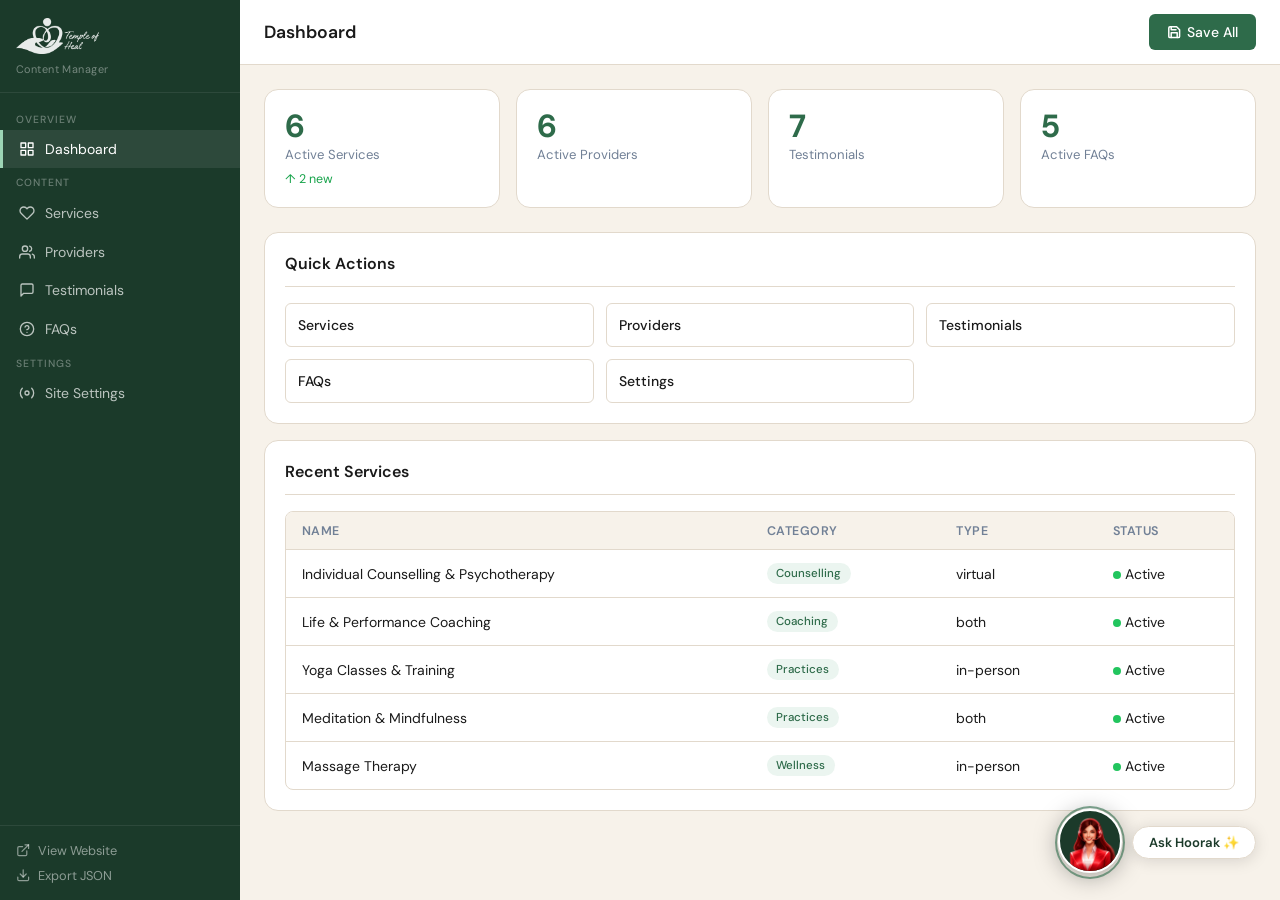
<file: admin/index.html>
<!DOCTYPE html>
<html lang="en">
<head>
  <meta charset="UTF-8">
  <meta name="viewport" content="width=device-width, initial-scale=1.0">
  <title>CMS Admin – Temple of Heal</title>
  <meta name="robots" content="noindex, nofollow">
  <link rel="preconnect" href="https://fonts.googleapis.com">
  <link rel="preconnect" href="https://fonts.gstatic.com" crossorigin>
  <link href="https://fonts.googleapis.com/css2?family=DM+Sans:opsz,wght@9..40,300;9..40,400;9..40,500;9..40,600&display=swap" rel="stylesheet">
  <link rel="icon" href="data:image/svg+xml,<svg xmlns='http://www.w3.org/2000/svg' viewBox='0 0 100 100'><rect width='100' height='100' rx='20' fill='%231B3A2A'/><text y='72' x='50' text-anchor='middle' font-size='60'>🌿</text></svg>">
  <style>
    *, *::before, *::after { box-sizing: border-box; margin: 0; padding: 0; }
    :root {
      --g900: #0F2419; --g800: #1B3A2A; --g600: #2E6B4A; --g400: #5AA878;
      --g100: #EBF5F0; --cream: #F7F2EA; --white: #fff;
      --text: #1A1A1A; --mid: #4A5568; --lt: #718096;
      --border: #E2D9CC; --gold: #C49B3C; --red: #DC2626;
      --r: 0.5rem; --r-lg: 0.875rem; --shadow: 0 2px 12px rgba(0,0,0,.08);
      --trans: .2s ease; --sidebar-w: 240px;
    }
    html, body { height: 100%; font-family: 'DM Sans', system-ui, sans-serif; color: var(--text); background: var(--cream); }
    a { color: inherit; text-decoration: none; }
    button { cursor: pointer; font-family: inherit; }
    input, textarea, select { font-family: inherit; }
    img { max-width: 100%; }

    /* Layout */
    .app { display: flex; height: 100vh; overflow: hidden; }
    .sidebar {
      width: var(--sidebar-w); flex-shrink: 0; background: var(--g800);
      display: flex; flex-direction: column; overflow-y: auto;
    }
    .sidebar-header {
      padding: 1.1rem 1rem 1rem; border-bottom: 1px solid rgba(255,255,255,.08);
      display: flex; flex-direction: column; gap: .5rem;
      color: #fff;
    }
    .sidebar-header img { height: 36px; width: auto; max-width: 100%; object-fit: contain; object-position: left; align-self: flex-start; filter: brightness(0) invert(1); opacity: .9; }
    .sidebar-header small { display: block; font-size: .68rem; font-weight: 400; color: rgba(255,255,255,.4); letter-spacing: .04em; }
    .sidebar-nav { flex: 1; padding: .75rem 0; }
    .nav-section { padding: .5rem 1rem .25rem; font-size: .65rem; letter-spacing: .1em; text-transform: uppercase; color: rgba(255,255,255,.35); font-weight: 500; }
    .nav-item {
      display: flex; align-items: center; gap: .65rem; padding: .65rem 1rem;
      color: rgba(255,255,255,.7); font-size: .875rem; cursor: pointer;
      border-left: 3px solid transparent; transition: var(--trans);
    }
    .nav-item:hover { color: #fff; background: rgba(255,255,255,.05); }
    .nav-item.active { color: #fff; background: rgba(255,255,255,.08); border-left-color: #9DD4B5; }
    .nav-item svg { width: 1rem; height: 1rem; flex-shrink: 0; }
    .sidebar-footer {
      padding: 1rem; border-top: 1px solid rgba(255,255,255,.08);
      display: flex; flex-direction: column; gap: .5rem;
    }
    .sidebar-footer a {
      display: flex; align-items: center; gap: .5rem; color: rgba(255,255,255,.5);
      font-size: .8rem; transition: color var(--trans);
    }
    .sidebar-footer a:hover { color: rgba(255,255,255,.85); }
    .sidebar-footer a svg { width: .9rem; height: .9rem; }

    /* Main content */
    .main { flex: 1; overflow-y: auto; display: flex; flex-direction: column; }
    .topbar {
      background: var(--white); border-bottom: 1px solid var(--border);
      padding: .875rem 1.5rem; display: flex; align-items: center; justify-content: space-between;
      position: sticky; top: 0; z-index: 100;
    }
    .topbar h1 { font-size: 1.1rem; font-weight: 600; }
    .topbar-actions { display: flex; align-items: center; gap: .75rem; }
    .content { flex: 1; padding: 1.5rem; }

    /* Buttons */
    .btn { display: inline-flex; align-items: center; gap: .4rem; padding: .55rem 1.1rem; border-radius: 0.375rem; font-size: .875rem; font-weight: 500; border: none; transition: var(--trans); cursor: pointer; }
    .btn-primary { background: var(--g600); color: #fff; }
    .btn-primary:hover { background: #245839; }
    .btn-secondary { background: var(--white); color: var(--text); border: 1.5px solid var(--border); }
    .btn-secondary:hover { border-color: var(--g600); color: var(--g600); }
    .btn-danger { background: #FEF2F2; color: var(--red); border: 1.5px solid #FECACA; }
    .btn-danger:hover { background: #FEE2E2; }
    .btn-sm { padding: .35rem .75rem; font-size: .8rem; }
    .btn svg { width: .9rem; height: .9rem; }

    /* Cards */
    .card { background: var(--white); border: 1.5px solid var(--border); border-radius: var(--r-lg); padding: 1.25rem; margin-bottom: 1rem; }
    .card-header { display: flex; align-items: center; justify-content: space-between; margin-bottom: 1rem; padding-bottom: .75rem; border-bottom: 1px solid var(--border); }
    .card-header h2 { font-size: 1rem; font-weight: 600; }

    /* Tables */
    .table-wrap { overflow-x: auto; border-radius: var(--r); border: 1.5px solid var(--border); }
    table { width: 100%; border-collapse: collapse; }
    th { background: var(--cream); text-align: left; padding: .65rem 1rem; font-size: .78rem; font-weight: 600; letter-spacing: .04em; text-transform: uppercase; color: var(--lt); border-bottom: 1.5px solid var(--border); }
    td { padding: .8rem 1rem; border-bottom: 1px solid var(--border); font-size: .875rem; vertical-align: middle; }
    tr:last-child td { border-bottom: none; }
    tr:hover td { background: var(--cream); }
    .td-actions { display: flex; gap: .4rem; }

    /* Badges */
    .badge { display: inline-flex; align-items: center; gap: .25rem; padding: .2rem .6rem; border-radius: 999px; font-size: .72rem; font-weight: 500; }
    .badge-green { background: var(--g100); color: var(--g600); }
    .badge-gold { background: #FFF8E7; color: var(--gold); }
    .badge-gray { background: #F3F4F6; color: #6B7280; }
    .badge-new { background: #FFF7ED; color: #C2410C; }
    .status-dot { width: .5rem; height: .5rem; border-radius: 50%; display: inline-block; }
    .dot-green { background: #22C55E; }
    .dot-gray { background: #9CA3AF; }

    /* Forms */
    .form-grid { display: grid; grid-template-columns: repeat(2, 1fr); gap: 1rem; }
    .form-grid.cols-1 { grid-template-columns: 1fr; }
    .field { display: flex; flex-direction: column; gap: .4rem; }
    .field.span-2 { grid-column: 1 / -1; }
    label { font-size: .82rem; font-weight: 500; color: var(--mid); }
    label .req { color: var(--red); margin-left: 2px; }
    input[type=text], input[type=email], input[type=url], input[type=tel], input[type=number],
    textarea, select {
      width: 100%; padding: .6rem .85rem; border: 1.5px solid var(--border); border-radius: var(--r);
      font-size: .875rem; color: var(--text); background: var(--white);
      transition: border-color var(--trans), box-shadow var(--trans); outline: none;
    }
    input:focus, textarea:focus, select:focus { border-color: var(--g600); box-shadow: 0 0 0 3px rgba(46,107,74,.1); }
    textarea { resize: vertical; min-height: 100px; }
    .hint { font-size: .75rem; color: var(--lt); }

    /* Tabs */
    .tab-bar { display: flex; gap: .25rem; background: var(--cream); border: 1.5px solid var(--border); border-radius: var(--r); padding: .25rem; margin-bottom: 1.25rem; width: fit-content; flex-wrap: wrap; }
    .tab { padding: .4rem 1rem; border-radius: calc(var(--r) - 2px); font-size: .85rem; font-weight: 500; color: var(--mid); cursor: pointer; transition: var(--trans); border: none; background: none; }
    .tab.active { background: var(--white); color: var(--g600); box-shadow: var(--shadow); }

    /* Fields manager */
    .fields-list { display: flex; flex-direction: column; gap: .5rem; }
    .field-item { display: flex; align-items: center; gap: .75rem; background: var(--cream); border: 1.5px solid var(--border); border-radius: var(--r); padding: .6rem .85rem; }
    .field-item input[type=text] { flex: 1; border: none; background: transparent; box-shadow: none; padding: 0; }
    .field-item input[type=text]:focus { box-shadow: none; border: none; }
    .field-badge { font-size: .7rem; padding: .15rem .5rem; border-radius: 999px; white-space: nowrap; }
    .field-badge.req { background: #FFF7ED; color: #C2410C; }
    .field-badge.opt { background: var(--g100); color: var(--g600); }
    .add-field-row { display: flex; gap: .5rem; margin-top: .5rem; }
    .add-field-row input { flex: 1; }

    /* Modal */
    .modal-backdrop { position: fixed; inset: 0; background: rgba(0,0,0,.45); z-index: 999; display: flex; align-items: center; justify-content: center; padding: 1rem; }
    .modal-backdrop[hidden] { display: none; }
    .modal { background: var(--white); border-radius: var(--r-lg); width: 100%; max-width: 680px; max-height: 90vh; display: flex; flex-direction: column; box-shadow: 0 20px 60px rgba(0,0,0,.2); }
    .modal-header { padding: 1.25rem 1.5rem; border-bottom: 1px solid var(--border); display: flex; align-items: center; justify-content: space-between; flex-shrink: 0; }
    .modal-header h3 { font-size: 1rem; font-weight: 600; }
    .modal-body { padding: 1.5rem; overflow-y: auto; flex: 1; }
    .modal-footer { padding: 1rem 1.5rem; border-top: 1px solid var(--border); display: flex; justify-content: flex-end; gap: .75rem; flex-shrink: 0; }

    /* Dashboard stats */
    .stats-grid { display: grid; grid-template-columns: repeat(4, 1fr); gap: 1rem; margin-bottom: 1.5rem; }
    .stat-card { background: var(--white); border: 1.5px solid var(--border); border-radius: var(--r-lg); padding: 1.25rem; }
    .stat-card .num { font-size: 2rem; font-weight: 700; color: var(--g600); line-height: 1; display: block; }
    .stat-card .lbl { font-size: .82rem; color: var(--lt); margin-top: .3rem; }
    .stat-card .chg { font-size: .78rem; color: #16A34A; margin-top: .5rem; }

    /* Toggle switch */
    .toggle-wrap { display: flex; align-items: center; gap: .5rem; }
    .toggle { position: relative; width: 2.5rem; height: 1.4rem; flex-shrink: 0; }
    .toggle input { opacity: 0; width: 0; height: 0; }
    .toggle-slider { position: absolute; inset: 0; background: #D1D5DB; border-radius: 999px; cursor: pointer; transition: var(--trans); }
    .toggle-slider::before { content: ''; position: absolute; width: 1rem; height: 1rem; left: .2rem; top: 50%; transform: translateY(-50%); background: #fff; border-radius: 50%; transition: var(--trans); }
    .toggle input:checked + .toggle-slider { background: var(--g600); }
    .toggle input:checked + .toggle-slider::before { left: 1.3rem; }
    .toggle-label { font-size: .875rem; color: var(--mid); }

    /* Alert */
    .alert { display: flex; align-items: flex-start; gap: .75rem; padding: .875rem 1rem; border-radius: var(--r); margin-bottom: 1rem; font-size: .875rem; }
    .alert-success { background: #F0FDF4; color: #166534; border: 1px solid #BBF7D0; }
    .alert-error   { background: #FEF2F2; color: var(--red); border: 1px solid #FECACA; }
    .alert[hidden]  { display: none; }
    .alert svg { width: 1rem; height: 1rem; flex-shrink: 0; margin-top: .1rem; }

    /* Responsive */
    @media (max-width: 900px) {
      .stats-grid { grid-template-columns: repeat(2, 1fr); }
    }
    @media (max-width: 680px) {
      .sidebar { display: none; }
      .form-grid { grid-template-columns: 1fr; }
      .stats-grid { grid-template-columns: 1fr 1fr; }
    }
  </style>
</head>
<body>
<div class="app">

  <!-- ── Sidebar ────────────────────────────────────────── -->
  <aside class="sidebar" role="navigation" aria-label="Admin navigation">
    <div class="sidebar-header">
      <img src="../assets/logo.png" alt="Temple of Heal">
      <small>Content Manager</small>
    </div>

    <nav class="sidebar-nav">
      <div class="nav-section">Overview</div>
      <div class="nav-item active" data-panel="dashboard">
        <svg viewBox="0 0 24 24" fill="none" stroke="currentColor" stroke-width="2" stroke-linecap="round" stroke-linejoin="round"><rect x="3" y="3" width="7" height="7"/><rect x="14" y="3" width="7" height="7"/><rect x="14" y="14" width="7" height="7"/><rect x="3" y="14" width="7" height="7"/></svg>
        Dashboard
      </div>

      <div class="nav-section">Content</div>
      <div class="nav-item" data-panel="services">
        <svg viewBox="0 0 24 24" fill="none" stroke="currentColor" stroke-width="2" stroke-linecap="round" stroke-linejoin="round"><path d="M20.84 4.61a5.5 5.5 0 0 0-7.78 0L12 5.67l-1.06-1.06a5.5 5.5 0 0 0-7.78 7.78l1.06 1.06L12 21.23l7.78-7.78 1.06-1.06a5.5 5.5 0 0 0 0-7.78z"/></svg>
        Services
      </div>
      <div class="nav-item" data-panel="experts">
        <svg viewBox="0 0 24 24" fill="none" stroke="currentColor" stroke-width="2" stroke-linecap="round" stroke-linejoin="round"><path d="M17 21v-2a4 4 0 0 0-4-4H5a4 4 0 0 0-4 4v2"/><circle cx="9" cy="7" r="4"/><path d="M23 21v-2a4 4 0 0 0-3-3.87"/><path d="M16 3.13a4 4 0 0 1 0 7.75"/></svg>
        Providers
      </div>
      <div class="nav-item" data-panel="testimonials">
        <svg viewBox="0 0 24 24" fill="none" stroke="currentColor" stroke-width="2" stroke-linecap="round" stroke-linejoin="round"><path d="M21 15a2 2 0 0 1-2 2H7l-4 4V5a2 2 0 0 1 2-2h14a2 2 0 0 1 2 2z"/></svg>
        Testimonials
      </div>
      <div class="nav-item" data-panel="faqs">
        <svg viewBox="0 0 24 24" fill="none" stroke="currentColor" stroke-width="2" stroke-linecap="round" stroke-linejoin="round"><circle cx="12" cy="12" r="10"/><path d="M9.09 9a3 3 0 0 1 5.83 1c0 2-3 3-3 3"/><line x1="12" y1="17" x2="12.01" y2="17"/></svg>
        FAQs
      </div>

      <div class="nav-section">Settings</div>
      <div class="nav-item" data-panel="settings">
        <svg viewBox="0 0 24 24" fill="none" stroke="currentColor" stroke-width="2" stroke-linecap="round" stroke-linejoin="round"><circle cx="12" cy="12" r="3"/><path d="M19.07 4.93a10 10 0 0 1 0 14.14"/><path d="M4.93 4.93a10 10 0 0 0 0 14.14"/></svg>
        Site Settings
      </div>
    </nav>

    <div class="sidebar-footer">
      <a href="../index.html" target="_blank">
        <svg viewBox="0 0 24 24" fill="none" stroke="currentColor" stroke-width="2" stroke-linecap="round" stroke-linejoin="round" aria-hidden="true"><path d="M18 13v6a2 2 0 0 1-2 2H5a2 2 0 0 1-2-2V8a2 2 0 0 1 2-2h6"/><polyline points="15 3 21 3 21 9"/><line x1="10" y1="14" x2="21" y2="3"/></svg>
        View Website
      </a>
      <a href="#" id="export-btn">
        <svg viewBox="0 0 24 24" fill="none" stroke="currentColor" stroke-width="2" stroke-linecap="round" stroke-linejoin="round" aria-hidden="true"><path d="M21 15v4a2 2 0 0 1-2 2H5a2 2 0 0 1-2-2v-4"/><polyline points="7 10 12 15 17 10"/><line x1="12" y1="15" x2="12" y2="3"/></svg>
        Export JSON
      </a>
    </div>
  </aside>

  <!-- ── Main content ───────────────────────────────────── -->
  <div class="main">
    <div class="topbar">
      <h1 id="panel-title">Dashboard</h1>
      <div class="topbar-actions">
        <div id="alert-success" class="alert alert-success" hidden>
          <svg viewBox="0 0 24 24" fill="none" stroke="currentColor" stroke-width="2" stroke-linecap="round" stroke-linejoin="round"><path d="M22 11.08V12a10 10 0 1 1-5.93-9.14"/><polyline points="22 4 12 14.01 9 11.01"/></svg>
          <span id="alert-text">Saved!</span>
        </div>
        <button class="btn btn-primary" id="save-btn">
          <svg viewBox="0 0 24 24" fill="none" stroke="currentColor" stroke-width="2.5" stroke-linecap="round" stroke-linejoin="round" aria-hidden="true"><path d="M19 21H5a2 2 0 0 1-2-2V5a2 2 0 0 1 2-2h11l5 5v11a2 2 0 0 1-2 2z"/><polyline points="17 21 17 13 7 13 7 21"/><polyline points="7 3 7 8 15 8"/></svg>
          Save All
        </button>
      </div>
    </div>

    <div class="content" id="main-content">
      <!-- Panels rendered by JS -->
    </div>
  </div>
</div>

<!-- Modal for service/expert editing -->
<div class="modal-backdrop" id="modal" hidden>
  <div class="modal" role="dialog" aria-modal="true" aria-labelledby="modal-title">
    <div class="modal-header">
      <h3 id="modal-title">Edit Item</h3>
      <button class="btn btn-secondary btn-sm" id="modal-close">
        <svg viewBox="0 0 24 24" fill="none" stroke="currentColor" stroke-width="2.5" stroke-linecap="round" stroke-linejoin="round"><line x1="18" y1="6" x2="6" y2="18"/><line x1="6" y1="6" x2="18" y2="18"/></svg>
        Close
      </button>
    </div>
    <div class="modal-body" id="modal-body"></div>
    <div class="modal-footer">
      <button class="btn btn-secondary" id="modal-cancel">Cancel</button>
      <button class="btn btn-primary" id="modal-save">Save Changes</button>
    </div>
  </div>
</div>

<script src="../js/cms-data.js"></script>
<script>
(function () {
  'use strict';

  /* ── State ───────────────────────────────────────────── */
  let cms;
  try {
    const saved = localStorage.getItem('toh_cms');
    cms = saved ? JSON.parse(saved) : deepCopy(TOH_CMS);
  } catch (_) {
    cms = deepCopy(TOH_CMS);
  }

  function deepCopy(o) { return JSON.parse(JSON.stringify(o)); }
  function saveCMS() {
    localStorage.setItem('toh_cms', JSON.stringify(cms));
    showAlert('Changes saved successfully!');
  }
  function showAlert(msg) {
    const el = document.getElementById('alert-success');
    document.getElementById('alert-text').textContent = msg;
    el.hidden = false;
    clearTimeout(el._t);
    el._t = setTimeout(() => { el.hidden = true; }, 2500);
  }

  let currentPanel = 'dashboard';
  let modalCallback = null;

  /* ── Nav ─────────────────────────────────────────────── */
  document.querySelectorAll('.nav-item[data-panel]').forEach(item => {
    item.addEventListener('click', () => {
      document.querySelectorAll('.nav-item').forEach(i => i.classList.remove('active'));
      item.classList.add('active');
      currentPanel = item.dataset.panel;
      document.getElementById('panel-title').textContent = item.textContent.trim();
      renderPanel(currentPanel);
    });
  });

  /* ── Save button ─────────────────────────────────────── */
  document.getElementById('save-btn').addEventListener('click', saveCMS);

  /* ── Export ──────────────────────────────────────────── */
  document.getElementById('export-btn').addEventListener('click', e => {
    e.preventDefault();
    const blob = new Blob([JSON.stringify(cms, null, 2)], { type: 'application/json' });
    const a = document.createElement('a');
    a.href = URL.createObjectURL(blob);
    a.download = 'toh-cms-export.json';
    a.click();
  });

  /* ── Modal ───────────────────────────────────────────── */
  function openModal(title, bodyHtml, onSave) {
    document.getElementById('modal-title').textContent = title;
    document.getElementById('modal-body').innerHTML = bodyHtml;
    modalCallback = onSave;
    document.getElementById('modal').hidden = false;
  }
  function closeModal() {
    document.getElementById('modal').hidden = true;
    modalCallback = null;
  }
  document.getElementById('modal-close').addEventListener('click', closeModal);
  document.getElementById('modal-cancel').addEventListener('click', closeModal);
  document.getElementById('modal-save').addEventListener('click', () => {
    if (modalCallback) modalCallback();
    closeModal();
    saveCMS();
  });
  document.getElementById('modal').addEventListener('click', e => {
    if (e.target === document.getElementById('modal')) closeModal();
  });

  /* ── Render panels ───────────────────────────────────── */
  function renderPanel(name) {
    const el = document.getElementById('main-content');
    switch (name) {
      case 'dashboard':    el.innerHTML = dashboardHTML(); break;
      case 'services':     el.innerHTML = servicesHTML(); bindServiceEvents(); break;
      case 'experts':      el.innerHTML = expertsHTML(); bindExpertEvents(); break;
      case 'testimonials': el.innerHTML = testimonialsHTML(); bindTestimonialEvents(); break;
      case 'faqs':         el.innerHTML = faqsHTML(); bindFaqEvents(); break;
      case 'settings':     el.innerHTML = settingsHTML(); bindSettingsEvents(); break;
    }
  }

  /* ── DASHBOARD ───────────────────────────────────────── */
  function dashboardHTML() {
    const activeServices = cms.services.filter(s => s.isActive).length;
    const activeExperts  = cms.experts.filter(e => e.isActive).length;
    return `
    <div class="stats-grid">
      <div class="stat-card"><span class="num">${activeServices}</span><div class="lbl">Active Services</div><div class="chg">↑ ${cms.services.filter(s=>s.isNew).length} new</div></div>
      <div class="stat-card"><span class="num">${activeExperts}</span><div class="lbl">Active Providers</div></div>
      <div class="stat-card"><span class="num">${cms.testimonials.filter(t=>t.isActive).length}</span><div class="lbl">Testimonials</div></div>
      <div class="stat-card"><span class="num">${cms.faqs.filter(f=>f.isActive).length}</span><div class="lbl">Active FAQs</div></div>
    </div>
    <div class="card">
      <div class="card-header"><h2>Quick Actions</h2></div>
      <div style="display:grid;grid-template-columns:repeat(3,1fr);gap:.75rem">
        ${[['services','Services'],['experts','Providers'],['testimonials','Testimonials'],['faqs','FAQs'],['settings','Settings']].map(([p,lbl])=>`
          <button class="btn btn-secondary" onclick="document.querySelector('[data-panel=${p}]').click()"
            style="justify-content:flex-start;gap:.5rem;padding:.75rem">
            ${lbl}
          </button>`).join('')}
      </div>
    </div>
    <div class="card">
      <div class="card-header"><h2>Recent Services</h2></div>
      <div class="table-wrap">
        <table>
          <thead><tr><th>Name</th><th>Category</th><th>Type</th><th>Status</th></tr></thead>
          <tbody>${cms.services.slice(0,5).map(s=>`
            <tr>
              <td>${s.name}</td>
              <td><span class="badge badge-green">${s.category}</span></td>
              <td>${s.sessionType}</td>
              <td><span class="status-dot ${s.isActive?'dot-green':'dot-gray'}"></span> ${s.isActive?'Active':'Inactive'}</td>
            </tr>`).join('')}
          </tbody>
        </table>
      </div>
    </div>`;
  }

  /* ── SERVICES ────────────────────────────────────────── */
  function servicesHTML() {
    return `
    <div class="card">
      <div class="card-header">
        <h2>Services (${cms.services.length})</h2>
        <button class="btn btn-primary btn-sm" id="add-service-btn">+ Add Service</button>
      </div>
      <div class="table-wrap">
        <table>
          <thead><tr><th>Name</th><th>Category</th><th>Price Range</th><th>Type</th><th>New</th><th>Status</th><th>Actions</th></tr></thead>
          <tbody id="services-tbody">
            ${cms.services.map((s,i) => `
            <tr data-idx="${i}">
              <td><strong>${s.name}</strong></td>
              <td><span class="badge badge-green">${s.category}</span></td>
              <td>${s.priceRange}</td>
              <td>${s.sessionType}</td>
              <td>${s.isNew ? '<span class="badge badge-new">NEW</span>' : '—'}</td>
              <td>
                <label class="toggle-wrap">
                  <label class="toggle"><input type="checkbox" class="service-toggle" data-idx="${i}" ${s.isActive?'checked':''}><span class="toggle-slider"></span></label>
                  <span class="toggle-label">${s.isActive?'Active':'Off'}</span>
                </label>
              </td>
              <td>
                <div class="td-actions">
                  <button class="btn btn-secondary btn-sm edit-service" data-idx="${i}">Edit</button>
                  <button class="btn btn-danger btn-sm del-service" data-idx="${i}">Del</button>
                </div>
              </td>
            </tr>`).join('')}
          </tbody>
        </table>
      </div>
    </div>`;
  }

  function serviceModalHTML(s) {
    const rf = (s.requiredFields || []).join(', ');
    const of_ = (s.optionalFields || []).join(', ');
    const rd = (s.requiredDocs || []).join(', ');
    const od = (s.optionalDocs || []).join(', ');
    const dur = (s.duration || []).join(', ');
    return `
    <div class="tab-bar" id="svc-tabs">
      <button class="tab active" data-tab="basic">Basic Info</button>
      <button class="tab" data-tab="fields">Booking Fields</button>
      <button class="tab" data-tab="docs">Documents</button>
    </div>

    <div id="svc-tab-basic">
      <div class="form-grid">
        <div class="field"><label>Service Name <span class="req">*</span></label><input type="text" id="s-name" value="${s.name||''}"></div>
        <div class="field"><label>Category <span class="req">*</span></label>
          <select id="s-cat">
            ${['Counselling','Coaching','Practices','Wellness','Community'].map(c=>`<option ${s.category===c?'selected':''}>${c}</option>`).join('')}
          </select>
        </div>
        <div class="field span-2"><label>Description</label><textarea id="s-desc">${s.description||''}</textarea></div>
        <div class="field"><label>Price Range</label><input type="text" id="s-price" value="${s.priceRange||''}" placeholder="e.g. $60 – $200"></div>
        <div class="field"><label>Session Type</label>
          <select id="s-type">
            ${['virtual','in-person','both'].map(t=>`<option value="${t}" ${s.sessionType===t?'selected':''}>${t}</option>`).join('')}
          </select>
        </div>
        <div class="field"><label>Duration Options <span class="hint">(comma-separated)</span></label><input type="text" id="s-dur" value="${dur}"></div>
        <div class="field" style="display:flex;align-items:center;gap:1rem;padding-top:1.5rem">
          <label class="toggle"><input type="checkbox" id="s-new" ${s.isNew?'checked':''}><span class="toggle-slider"></span></label>
          <span>Mark as NEW</span>
          <label class="toggle" style="margin-left:1rem"><input type="checkbox" id="s-active" ${s.isActive?'checked':''}><span class="toggle-slider"></span></label>
          <span>Active</span>
        </div>
      </div>
    </div>

    <div id="svc-tab-fields" style="display:none">
      <div class="form-grid cols-1">
        <div class="field">
          <label>Required Booking Fields <span class="req">*</span></label>
          <input type="text" id="s-rfields" value="${rf}" placeholder="full_name, email, phone, reason_for_visit">
          <span class="hint">Comma-separated. These are mandatory for clients to fill when booking.</span>
        </div>
        <div class="field">
          <label>Optional Booking Fields</label>
          <input type="text" id="s-ofields" value="${of_}" placeholder="health_conditions, preferences, notes">
          <span class="hint">Comma-separated. These are optional extras clients may fill.</span>
        </div>
      </div>
    </div>

    <div id="svc-tab-docs" style="display:none">
      <div class="form-grid cols-1">
        <div class="field">
          <label>Required Documents (Provider must upload) <span class="req">*</span></label>
          <input type="text" id="s-rdocs" value="${rd}" placeholder="professional_license, liability_insurance, id_verification">
          <span class="hint">Comma-separated. Providers must upload these before going live.</span>
        </div>
        <div class="field">
          <label>Optional Documents (Provider may upload)</label>
          <input type="text" id="s-ododocs" value="${od}" placeholder="certifications, bio_photo, intro_video">
          <span class="hint">Comma-separated. These enhance the provider's profile.</span>
        </div>
      </div>
    </div>
    <script>
      document.getElementById('svc-tabs').addEventListener('click', function(e){
        const t = e.target.closest('.tab');
        if(!t) return;
        document.querySelectorAll('#svc-tabs .tab').forEach(b=>b.classList.remove('active'));
        t.classList.add('active');
        ['basic','fields','docs'].forEach(id=>{ document.getElementById('svc-tab-'+id).style.display='none'; });
        document.getElementById('svc-tab-'+t.dataset.tab).style.display='';
      });
    <\/script>`;
  }

  function bindServiceEvents() {
    document.getElementById('add-service-btn').addEventListener('click', () => {
      openModal('Add Service', serviceModalHTML({name:'',category:'Coaching',description:'',priceRange:'',sessionType:'virtual',duration:[],isNew:false,isActive:true,requiredFields:[],optionalFields:[],requiredDocs:[],optionalDocs:[]}), () => {
        const s = collectServiceForm();
        if (!s.name) return;
        s.id = s.name.toLowerCase().replace(/\s+/g,'-');
        cms.services.push(s);
      });
    });

    document.querySelectorAll('.edit-service').forEach(btn => {
      btn.addEventListener('click', () => {
        const i = +btn.dataset.idx;
        const s = cms.services[i];
        openModal('Edit Service: ' + s.name, serviceModalHTML(s), () => {
          const updated = collectServiceForm();
          cms.services[i] = { ...s, ...updated };
        });
      });
    });

    document.querySelectorAll('.del-service').forEach(btn => {
      btn.addEventListener('click', () => {
        if (!confirm('Delete this service?')) return;
        cms.services.splice(+btn.dataset.idx, 1);
        saveCMS();
        renderPanel('services');
      });
    });

    document.querySelectorAll('.service-toggle').forEach(chk => {
      chk.addEventListener('change', () => {
        cms.services[+chk.dataset.idx].isActive = chk.checked;
        saveCMS();
      });
    });
  }

  function collectServiceForm() {
    return {
      name:           document.getElementById('s-name').value.trim(),
      category:       document.getElementById('s-cat').value,
      description:    document.getElementById('s-desc').value.trim(),
      priceRange:     document.getElementById('s-price').value.trim(),
      sessionType:    document.getElementById('s-type').value,
      duration:       document.getElementById('s-dur').value.split(',').map(x=>x.trim()).filter(Boolean),
      isNew:          document.getElementById('s-new').checked,
      isActive:       document.getElementById('s-active').checked,
      requiredFields: document.getElementById('s-rfields').value.split(',').map(x=>x.trim()).filter(Boolean),
      optionalFields: document.getElementById('s-ofields').value.split(',').map(x=>x.trim()).filter(Boolean),
      requiredDocs:   document.getElementById('s-rdocs').value.split(',').map(x=>x.trim()).filter(Boolean),
      optionalDocs:   document.getElementById('s-ododocs').value.split(',').map(x=>x.trim()).filter(Boolean),
    };
  }

  /* ── EXPERTS ─────────────────────────────────────────── */
  function expertsHTML() {
    return `
    <div class="card">
      <div class="card-header">
        <h2>Providers (${cms.experts.length})</h2>
        <button class="btn btn-primary btn-sm" id="add-expert-btn">+ Add Provider</button>
      </div>
      <div class="table-wrap">
        <table>
          <thead><tr><th>Photo</th><th>Name</th><th>Specialty</th><th>Rating</th><th>Tier</th><th>Featured</th><th>Status</th><th>Actions</th></tr></thead>
          <tbody>${cms.experts.map((ex,i)=>`
            <tr data-idx="${i}">
              <td><img src="${ex.photo||'https://picsum.photos/seed/'+i+'/40/40'}" style="width:2.5rem;height:2.5rem;border-radius:50%;object-fit:cover" alt="${ex.name}"></td>
              <td><strong>${ex.name}</strong><br><small style="color:var(--lt)">${ex.nextSlot?'Next: '+ex.nextSlot:''}</small></td>
              <td>${ex.specialty}</td>
              <td>⭐ ${ex.rating} <span style="color:var(--lt)">(${ex.reviews})</span></td>
              <td><span class="badge ${ex.tier==='Gold'?'badge-gold':ex.tier==='Platinum'?'badge-gold':'badge-green'}">${ex.tier}</span></td>
              <td>${ex.featured?'⭐ Yes':'—'}</td>
              <td><label class="toggle"><input type="checkbox" class="expert-toggle" data-idx="${i}" ${ex.isActive?'checked':''}><span class="toggle-slider"></span></label></td>
              <td><div class="td-actions">
                <button class="btn btn-secondary btn-sm edit-expert" data-idx="${i}">Edit</button>
                <button class="btn btn-danger btn-sm del-expert" data-idx="${i}">Del</button>
              </div></td>
            </tr>`).join('')}
          </tbody>
        </table>
      </div>
    </div>`;
  }

  function expertModalHTML(ex) {
    return `
    <div class="form-grid">
      <div class="field"><label>Name <span class="req">*</span></label><input type="text" id="e-name" value="${ex.name||''}"></div>
      <div class="field"><label>Specialty</label><input type="text" id="e-spec" value="${ex.specialty||''}"></div>
      <div class="field span-2"><label>Photo URL</label><input type="url" id="e-photo" value="${ex.photo||''}"></div>
      <div class="field span-2"><label>Bio</label><textarea id="e-bio">${ex.bio||''}</textarea></div>
      <div class="field"><label>Rating (0-5)</label><input type="number" id="e-rating" value="${ex.rating||5}" min="0" max="5" step="0.1"></div>
      <div class="field"><label>Review Count</label><input type="number" id="e-reviews" value="${ex.reviews||0}"></div>
      <div class="field"><label>Tier</label>
        <select id="e-tier">${['Silver','Gold','Platinum'].map(t=>`<option ${ex.tier===t?'selected':''}>${t}</option>`).join('')}</select>
      </div>
      <div class="field"><label>Next Slot</label><input type="text" id="e-slot" value="${ex.nextSlot||''}" placeholder="Mon, 3pm"></div>
      <div class="field"><label>LinkedIn URL</label><input type="url" id="e-li" value="${(ex.social&&ex.social.linkedin)||''}"></div>
      <div class="field"><label>Instagram URL</label><input type="url" id="e-ig" value="${(ex.social&&ex.social.instagram)||''}"></div>
      <div class="field" style="display:flex;align-items:center;gap:1rem;padding-top:1.25rem">
        <label class="toggle"><input type="checkbox" id="e-featured" ${ex.featured?'checked':''}><span class="toggle-slider"></span></label>
        <span>Featured (Pro Spotlight)</span>
        <label class="toggle" style="margin-left:1rem"><input type="checkbox" id="e-active" ${ex.isActive?'checked':''}><span class="toggle-slider"></span></label>
        <span>Active</span>
      </div>
    </div>`;
  }

  function collectExpertForm() {
    return {
      name:     document.getElementById('e-name').value.trim(),
      specialty:document.getElementById('e-spec').value.trim(),
      photo:    document.getElementById('e-photo').value.trim(),
      bio:      document.getElementById('e-bio').value.trim(),
      rating:   parseFloat(document.getElementById('e-rating').value) || 5,
      reviews:  parseInt(document.getElementById('e-reviews').value) || 0,
      tier:     document.getElementById('e-tier').value,
      nextSlot: document.getElementById('e-slot').value.trim(),
      social:   { linkedin: document.getElementById('e-li').value.trim(), instagram: document.getElementById('e-ig').value.trim() },
      featured: document.getElementById('e-featured').checked,
      isActive: document.getElementById('e-active').checked,
    };
  }

  function bindExpertEvents() {
    document.getElementById('add-expert-btn').addEventListener('click', () => {
      openModal('Add Provider', expertModalHTML({isActive:true}), () => {
        const ex = collectExpertForm();
        if (!ex.name) return;
        cms.experts.push(ex);
      });
    });
    document.querySelectorAll('.edit-expert').forEach(btn => {
      btn.addEventListener('click', () => {
        const i = +btn.dataset.idx;
        openModal('Edit Provider: ' + cms.experts[i].name, expertModalHTML(cms.experts[i]), () => {
          cms.experts[i] = { ...cms.experts[i], ...collectExpertForm() };
        });
      });
    });
    document.querySelectorAll('.del-expert').forEach(btn => {
      btn.addEventListener('click', () => {
        if (!confirm('Delete this provider?')) return;
        cms.experts.splice(+btn.dataset.idx, 1);
        saveCMS(); renderPanel('experts');
      });
    });
    document.querySelectorAll('.expert-toggle').forEach(chk => {
      chk.addEventListener('change', () => { cms.experts[+chk.dataset.idx].isActive = chk.checked; saveCMS(); });
    });
  }

  /* ── TESTIMONIALS ────────────────────────────────────── */
  function testimonialsHTML() {
    return `
    <div class="card">
      <div class="card-header">
        <h2>Testimonials (${cms.testimonials.length})</h2>
        <button class="btn btn-primary btn-sm" id="add-testi-btn">+ Add Testimonial</button>
      </div>
      <div class="table-wrap">
        <table>
          <thead><tr><th>Reviewer</th><th>Quote (preview)</th><th>Rating</th><th>Status</th><th>Actions</th></tr></thead>
          <tbody>${cms.testimonials.map((t,i)=>`
            <tr>
              <td><strong>${t.name}</strong></td>
              <td style="max-width:300px;overflow:hidden;text-overflow:ellipsis;white-space:nowrap">${t.quote}</td>
              <td>${'⭐'.repeat(t.rating||5)} (${t.rating})</td>
              <td><label class="toggle"><input type="checkbox" class="testi-toggle" data-idx="${i}" ${t.isActive?'checked':''}><span class="toggle-slider"></span></label></td>
              <td><div class="td-actions">
                <button class="btn btn-secondary btn-sm edit-testi" data-idx="${i}">Edit</button>
                <button class="btn btn-danger btn-sm del-testi" data-idx="${i}">Del</button>
              </div></td>
            </tr>`).join('')}
          </tbody>
        </table>
      </div>
    </div>`;
  }

  function testiModalHTML(t) {
    return `
    <div class="form-grid">
      <div class="field"><label>Reviewer Name <span class="req">*</span></label><input type="text" id="t-name" value="${t.name||''}"></div>
      <div class="field"><label>Rating (1-5)</label><input type="number" id="t-rating" value="${t.rating||5}" min="1" max="5"></div>
      <div class="field span-2"><label>Quote <span class="req">*</span></label><textarea id="t-quote">${t.quote||''}</textarea></div>
      <div class="field span-2"><label>Avatar URL</label><input type="url" id="t-avatar" value="${t.avatar||''}"></div>
    </div>`;
  }

  function bindTestimonialEvents() {
    document.getElementById('add-testi-btn').addEventListener('click', () => {
      openModal('Add Testimonial', testiModalHTML({rating:5,isActive:true}), () => {
        const t = { name: document.getElementById('t-name').value.trim(), quote: document.getElementById('t-quote').value.trim(), rating: parseInt(document.getElementById('t-rating').value)||5, avatar: document.getElementById('t-avatar').value.trim(), isActive: true };
        if (!t.name || !t.quote) return;
        cms.testimonials.push(t);
      });
    });
    document.querySelectorAll('.edit-testi').forEach(btn => {
      btn.addEventListener('click', () => {
        const i = +btn.dataset.idx;
        openModal('Edit Testimonial', testiModalHTML(cms.testimonials[i]), () => {
          cms.testimonials[i] = { ...cms.testimonials[i], name: document.getElementById('t-name').value.trim(), quote: document.getElementById('t-quote').value.trim(), rating: parseInt(document.getElementById('t-rating').value)||5, avatar: document.getElementById('t-avatar').value.trim() };
        });
      });
    });
    document.querySelectorAll('.del-testi').forEach(btn => {
      btn.addEventListener('click', () => {
        if (!confirm('Delete?')) return;
        cms.testimonials.splice(+btn.dataset.idx, 1);
        saveCMS(); renderPanel('testimonials');
      });
    });
    document.querySelectorAll('.testi-toggle').forEach(chk => {
      chk.addEventListener('change', () => { cms.testimonials[+chk.dataset.idx].isActive = chk.checked; saveCMS(); });
    });
  }

  /* ── FAQs ────────────────────────────────────────────── */
  function faqsHTML() {
    return `
    <div class="card">
      <div class="card-header">
        <h2>FAQs (${cms.faqs.length})</h2>
        <button class="btn btn-primary btn-sm" id="add-faq-btn">+ Add FAQ</button>
      </div>
      <div class="table-wrap">
        <table>
          <thead><tr><th>#</th><th>Question</th><th>Status</th><th>Actions</th></tr></thead>
          <tbody>${cms.faqs.map((f,i)=>`
            <tr>
              <td>${i+1}</td>
              <td>${f.question}</td>
              <td><label class="toggle"><input type="checkbox" class="faq-toggle" data-idx="${i}" ${f.isActive?'checked':''}><span class="toggle-slider"></span></label></td>
              <td><div class="td-actions">
                <button class="btn btn-secondary btn-sm edit-faq" data-idx="${i}">Edit</button>
                <button class="btn btn-danger btn-sm del-faq" data-idx="${i}">Del</button>
              </div></td>
            </tr>`).join('')}
          </tbody>
        </table>
      </div>
    </div>`;
  }

  function faqModalHTML(f) {
    return `
    <div class="form-grid cols-1">
      <div class="field"><label>Question <span class="req">*</span></label><input type="text" id="f-q" value="${(f.question||'').replace(/"/g,'&quot;')}"></div>
      <div class="field"><label>Answer <span class="req">*</span></label><textarea id="f-a" rows="5">${f.answer||''}</textarea></div>
    </div>`;
  }

  function bindFaqEvents() {
    document.getElementById('add-faq-btn').addEventListener('click', () => {
      openModal('Add FAQ', faqModalHTML({isActive:true}), () => {
        const f = { question: document.getElementById('f-q').value.trim(), answer: document.getElementById('f-a').value.trim(), isActive: true };
        if (!f.question || !f.answer) return;
        cms.faqs.push(f);
      });
    });
    document.querySelectorAll('.edit-faq').forEach(btn => {
      btn.addEventListener('click', () => {
        const i = +btn.dataset.idx;
        openModal('Edit FAQ', faqModalHTML(cms.faqs[i]), () => {
          cms.faqs[i] = { ...cms.faqs[i], question: document.getElementById('f-q').value.trim(), answer: document.getElementById('f-a').value.trim() };
        });
      });
    });
    document.querySelectorAll('.del-faq').forEach(btn => {
      btn.addEventListener('click', () => {
        if (!confirm('Delete?')) return;
        cms.faqs.splice(+btn.dataset.idx, 1);
        saveCMS(); renderPanel('faqs');
      });
    });
    document.querySelectorAll('.faq-toggle').forEach(chk => {
      chk.addEventListener('change', () => { cms.faqs[+chk.dataset.idx].isActive = chk.checked; saveCMS(); });
    });
  }

  /* ── SETTINGS ────────────────────────────────────────── */
  function settingsHTML() {
    const s = cms.site;
    return `
    <div class="card">
      <div class="card-header"><h2>Website Settings</h2></div>
      <div class="tab-bar" id="settings-tabs">
        <button class="tab active" data-tab="general">General</button>
        <button class="tab" data-tab="contact">Contact</button>
        <button class="tab" data-tab="social">Social Media</button>
      </div>

      <div id="settings-tab-general">
        <div class="form-grid">
          <div class="field"><label>Site Name</label><input type="text" id="st-name" value="${s.name||'Temple of Heal'}"></div>
          <div class="field"><label>Logo URL <span class="hint">(leave blank to use default)</span></label><input type="url" id="st-logo" value="${s.logo||''}"></div>
          <div class="field span-2"><label>Tagline / Hero Sub</label><textarea id="st-tagline">${s.tagline||''}</textarea></div>
          <div class="field span-2"><label>About Text</label><textarea id="st-about" rows="5">${s.about||''}</textarea></div>
        </div>
      </div>

      <div id="settings-tab-contact" style="display:none">
        <div class="form-grid">
          <div class="field"><label>Email</label><input type="email" id="st-email" value="${s.email||''}"></div>
          <div class="field"><label>Phone</label><input type="tel" id="st-phone" value="${s.phone||''}"></div>
          <div class="field span-2"><label>Address</label><textarea id="st-address">${s.address||''}</textarea></div>
        </div>
      </div>

      <div id="settings-tab-social" style="display:none">
        <div class="form-grid">
          <div class="field"><label>Instagram URL</label><input type="url" id="st-ig" value="${(s.social&&s.social.instagram)||''}"></div>
          <div class="field"><label>LinkedIn URL</label><input type="url" id="st-li" value="${(s.social&&s.social.linkedin)||''}"></div>
          <div class="field"><label>Facebook URL</label><input type="url" id="st-fb" value="${(s.social&&s.social.facebook)||''}"></div>
          <div class="field"><label>YouTube URL</label><input type="url" id="st-yt" value="${(s.social&&s.social.youtube)||''}"></div>
        </div>
      </div>

      <div style="margin-top:1.25rem;border-top:1px solid var(--border);padding-top:1rem">
        <button class="btn btn-primary" id="save-settings-btn">Save Settings</button>
      </div>
    </div>
    <script>
      document.getElementById('settings-tabs').addEventListener('click', function(e){
        const t = e.target.closest('.tab');
        if(!t) return;
        document.querySelectorAll('#settings-tabs .tab').forEach(b=>b.classList.remove('active'));
        t.classList.add('active');
        ['general','contact','social'].forEach(id=>{ document.getElementById('settings-tab-'+id).style.display='none'; });
        document.getElementById('settings-tab-'+t.dataset.tab).style.display='';
      });
    <\/script>`;
  }

  function bindSettingsEvents() {
    document.getElementById('save-settings-btn').addEventListener('click', () => {
      cms.site = {
        ...cms.site,
        name:    document.getElementById('st-name').value.trim(),
        logo:    document.getElementById('st-logo').value.trim(),
        tagline: document.getElementById('st-tagline').value.trim(),
        about:   document.getElementById('st-about').value.trim(),
        email:   document.getElementById('st-email').value.trim(),
        phone:   document.getElementById('st-phone').value.trim(),
        address: document.getElementById('st-address').value.trim(),
        social: {
          instagram: document.getElementById('st-ig').value.trim(),
          linkedin:  document.getElementById('st-li').value.trim(),
          facebook:  document.getElementById('st-fb').value.trim(),
          youtube:   document.getElementById('st-yt').value.trim(),
        }
      };
      saveCMS();
    });
  }

  /* ── Boot ────────────────────────────────────────────── */
  renderPanel('dashboard');
})();
</script>

<!-- ── HOORAK AI WIDGET (self-contained) ── -->
<style>
  .hk-widget {
    position:fixed; bottom:1.5rem; right:1.5rem; z-index:9999;
    display:flex; flex-direction:column; align-items:flex-end; gap:.9rem;
    font-family:'DM Sans',system-ui,sans-serif;
  }
  .hk-panel {
    width:320px; background:#fff; border-radius:1.25rem;
    box-shadow:0 32px 80px rgba(0,0,0,.25); overflow:hidden;
    transform-origin:bottom right;
    animation:hkIn .28s cubic-bezier(.22,1,.36,1);
  }
  @keyframes hkIn { from{opacity:0;transform:scale(.9) translateY(10px)} to{opacity:1;transform:none} }
  .hk-panel[hidden]{display:none}
  .hk-head {
    background:#1B3A2A; padding:1rem 1.25rem;
    display:flex; align-items:center; gap:.75rem; color:#fff;
  }
  .hk-av {
    width:2.75rem; height:2.75rem; border-radius:50%;
    overflow:hidden; flex-shrink:0; border:2px solid rgba(255,255,255,.3);
  }
  .hk-av img{width:100%;height:100%;object-fit:cover;object-position:top}
  .hk-head-text strong{display:block;font-size:.9rem}
  .hk-head-text span{font-size:.72rem;opacity:.7}
  .hk-dot{width:.5rem;height:.5rem;border-radius:50%;background:#4ADE80;margin-left:auto;box-shadow:0 0 6px #4ADE80}
  .hk-body{padding:1.25rem;max-height:320px;overflow-y:auto}
  .hk-greeting{
    background:#f0f6f2; border-radius:.75rem; padding:.85rem 1rem;
    font-size:.85rem; line-height:1.6; color:#1a1a1a; margin-bottom:.9rem;
  }
  .hk-greeting strong{display:block;margin-bottom:.25rem;color:#1B3A2A}
  .hk-chips{display:flex;flex-direction:column;gap:.5rem}
  .hk-chip{
    padding:.55rem .9rem; border-radius:.75rem;
    border:1.5px solid #E2D9CC; background:#fff;
    font-size:.8rem; color:#4A5568; cursor:pointer;
    font-family:inherit; text-align:left; transition:all .15s;
  }
  .hk-chip:hover{border-color:#2E6B4A;color:#2E6B4A;background:rgba(46,107,74,.06)}
  .hk-msgs{display:flex;flex-direction:column;gap:.6rem}
  .hk-msg{max-width:85%;padding:.6rem .85rem;border-radius:1rem;font-size:.82rem;line-height:1.55}
  .hk-msg.bot{background:#f0f6f2;color:#1a1a1a;align-self:flex-start;border-bottom-left-radius:.25rem}
  .hk-msg.user{background:#2E6B4A;color:#fff;align-self:flex-end;border-bottom-right-radius:.25rem}
  .hk-typing{display:flex;gap:4px;align-items:center;padding:.5rem .7rem;background:#f0f6f2;border-radius:1rem;width:fit-content}
  .hk-typing span{width:.45rem;height:.45rem;border-radius:50%;background:#2E6B4A;animation:hkDot .9s infinite ease-in-out alternate}
  .hk-typing span:nth-child(2){animation-delay:.15s} .hk-typing span:nth-child(3){animation-delay:.3s}
  @keyframes hkDot{from{opacity:.2;transform:scale(.8)}to{opacity:1;transform:scale(1)}}
  .hk-foot{
    display:flex; gap:.5rem; padding:.85rem 1.25rem;
    border-top:1px solid #E2D9CC; background:#fff;
  }
  .hk-input{
    flex:1; border:1.5px solid #E2D9CC; border-radius:999px;
    padding:.5rem .9rem; font-size:.85rem; outline:none;
    font-family:inherit; transition:border-color .2s;
  }
  .hk-input:focus{border-color:#2E6B4A}
  .hk-input::placeholder{color:#A0ADB8}
  .hk-send{
    width:2.1rem;height:2.1rem;border-radius:50%;
    background:#2E6B4A;color:#fff;border:none;cursor:pointer;
    display:flex;align-items:center;justify-content:center;flex-shrink:0;
    transition:background .2s;
  }
  .hk-send:hover{background:#245839}
  .hk-send svg{width:.9rem;height:.9rem}
  .hk-row{display:flex;align-items:center;gap:.65rem}
  .hk-trigger{
    width:4rem;height:4rem;border-radius:50%;background:#1B3A2A;
    border:2.5px solid #fff;overflow:hidden;cursor:pointer;
    box-shadow:0 4px 24px rgba(0,0,0,.35); flex-shrink:0;
    transition:transform .2s,box-shadow .2s; padding:0;
  }
  .hk-trigger:hover{transform:scale(1.07);box-shadow:0 6px 28px rgba(0,0,0,.4)}
  .hk-trigger img{width:100%;height:100%;object-fit:cover;object-position:top}
  .hk-trigger-lbl{
    background:#fff;color:#1B3A2A;padding:.42rem 1rem;
    border-radius:999px;font-size:.82rem;font-weight:600;
    box-shadow:0 2px 16px rgba(0,0,0,.13);border:1px solid #E2D9CC;
    white-space:nowrap;cursor:pointer;
    animation:hkLblIn .5s cubic-bezier(.22,1,.36,1) 1.8s both;
    transition:opacity .2s,transform .2s;
  }
  .hk-trigger-lbl:hover{background:#f0f6f2}
  @keyframes hkLblIn{from{opacity:0;transform:translateX(10px)}to{opacity:1;transform:none}}
  .hk-open .hk-trigger img{display:none}
  .hk-close-ico{display:none;width:1.25rem;height:1.25rem;margin:auto}
  .hk-open .hk-close-ico{display:block}
  .hk-open .hk-trigger-lbl{opacity:0;pointer-events:none;transform:translateX(8px)}
  .hk-pulse{
    position:absolute;inset:-3px;border-radius:50%;
    border:2px solid #2E6B4A;animation:hkPulse 2.5s infinite;opacity:.6;pointer-events:none;
  }
  @keyframes hkPulse{0%{opacity:.6;transform:scale(1)}70%{opacity:0;transform:scale(1.35)}100%{opacity:0;transform:scale(1.35)}}
  .hk-trigger-wrap{position:relative;flex-shrink:0}
</style>

<div class="hk-widget" id="hk-widget">
  <div class="hk-panel" id="hk-panel" hidden>
    <div class="hk-head">
      <div class="hk-av"><img src="../assets/hoorak-agent.png" alt="Hoorak"></div>
      <div class="hk-head-text"><strong>Hoorak</strong><span>CMS Assistant</span></div>
      <div class="hk-dot"></div>
    </div>
    <div class="hk-body" id="hk-body">
      <div id="hk-intro">
        <div class="hk-greeting">
          <strong>👋 Hi, I'm Hoorak!</strong>
          I'm here to help you manage the Temple of Heal CMS. What would you like to do?
        </div>
        <div class="hk-chips">
          <button class="hk-chip" onclick="hkAsk('How do I add or edit a service?')">📋 Add or edit a service</button>
          <button class="hk-chip" onclick="hkAsk('How do I manage provider profiles?')">👤 Manage provider profiles</button>
          <button class="hk-chip" onclick="hkAsk('How do I update testimonials or FAQs?')">✏️ Update testimonials or FAQs</button>
          <button class="hk-chip" onclick="hkAsk('How do I change site settings?')">⚙️ Site settings & logo</button>
        </div>
      </div>
      <div id="hk-chat" style="display:none">
        <div class="hk-msgs" id="hk-msgs"></div>
      </div>
    </div>
    <div class="hk-foot">
      <input class="hk-input" id="hk-input" type="text" placeholder="Ask anything about the CMS…" autocomplete="off">
      <button class="hk-send" id="hk-send" aria-label="Send">
        <svg viewBox="0 0 24 24" fill="none" stroke="currentColor" stroke-width="2.5" stroke-linecap="round" stroke-linejoin="round"><line x1="22" y1="2" x2="11" y2="13"/><polygon points="22 2 15 22 11 13 2 9 22 2"/></svg>
      </button>
    </div>
  </div>
  <div class="hk-row">
    <div class="hk-trigger-wrap">
      <span class="hk-pulse"></span>
      <button class="hk-trigger" id="hk-trigger" aria-label="Chat with Hoorak" onclick="hkToggle()">
        <img src="../assets/hoorak-agent.png" alt="Hoorak">
        <svg class="hk-close-ico" viewBox="0 0 24 24" fill="none" stroke="white" stroke-width="2.5" stroke-linecap="round" stroke-linejoin="round"><line x1="18" y1="6" x2="6" y2="18"/><line x1="6" y1="6" x2="18" y2="18"/></svg>
      </button>
    </div>
    <span class="hk-trigger-lbl" onclick="hkToggle()">Ask Hoorak ✨</span>
  </div>
</div>

<script>
(function(){
  const RESPONSES = {
    'how do i add':     "To add a service, click **Services** in the left sidebar → **Add New Service** button. Fill in the name, category, description, price range, session type, and required fields, then click Save.",
    'edit a service':   "Click **Services** in the sidebar, find the service in the list and click **Edit**. Update any fields and hit **Save Changes**. Changes go live instantly.",
    'provider':         "Go to **Providers** in the sidebar. You can add a new provider with their photo, bio, specialty, rating and tier, or click an existing one to edit. Toggle **Active** to show or hide them on the site.",
    'testimonial':      "Click **Testimonials** in the sidebar. Add or edit client quotes, their name, avatar URL, and star rating. Inactive testimonials are hidden from the homepage.",
    'faq':              "Go to **FAQs** in the sidebar. Each FAQ has a question and answer. Toggle **Active** to control which ones appear on the site.",
    'site setting':     "Click **Settings** in the sidebar. You can update the site name, tagline, about text, contact info, social links, and logo URL.",
    'logo':             "In **Settings**, paste the URL of your new logo into the **Logo URL** field and click Save. Leave it blank to use the default.",
    'how do i change':  "Navigate to the relevant section in the sidebar (Services, Providers, Testimonials, FAQs, or Settings), edit the fields you need, and click **Save**.",
    'delete':           "Find the item in its section, click **Edit**, then scroll to the bottom and click **Delete**. This cannot be undone.",
    'publish':          "All changes are saved to your browser's localStorage and go live on the site immediately — no extra publish step needed.",
  };

  let open = false;
  let idx  = 0;
  const DEFAULT = [
    "Great question! The CMS lets you manage Services, Providers, Testimonials, FAQs and Site Settings from the sidebar. Which section can I help you with?",
    "You can update any content by clicking the relevant section in the left sidebar. Would you like step-by-step instructions?",
    "All your changes save instantly to localStorage and reflect on the live site. Is there a specific section you're working on?",
  ];

  window.hkToggle = function() {
    open = !open;
    const w = document.getElementById('hk-widget');
    const p = document.getElementById('hk-panel');
    w.classList.toggle('hk-open', open);
    p.hidden = !open;
  };

  window.hkAsk = function(q) {
    document.getElementById('hk-intro').style.display = 'none';
    document.getElementById('hk-chat').style.display  = '';
    addMsg(q, 'user');
    respond(q);
  };

  document.getElementById('hk-send').addEventListener('click', send);
  document.getElementById('hk-input').addEventListener('keydown', e => { if (e.key === 'Enter') send(); });

  function send() {
    const inp = document.getElementById('hk-input');
    const q = inp.value.trim();
    if (!q) return;
    inp.value = '';
    document.getElementById('hk-intro').style.display = 'none';
    document.getElementById('hk-chat').style.display  = '';
    addMsg(q, 'user');
    respond(q);
  }

  function respond(q) {
    const typing = addTyping();
    setTimeout(() => {
      typing.remove();
      const lq = q.toLowerCase();
      let reply = DEFAULT[idx++ % DEFAULT.length];
      for (const [key, val] of Object.entries(RESPONSES)) {
        if (lq.includes(key)) { reply = val; break; }
      }
      addMsg(reply, 'bot');
    }, 900);
  }

  function addMsg(text, role) {
    const msgs = document.getElementById('hk-msgs');
    const d = document.createElement('div');
    d.className = 'hk-msg ' + role;
    d.textContent = text;
    msgs.appendChild(d);
    msgs.scrollTop = msgs.scrollHeight;
  }

  function addTyping() {
    const msgs = document.getElementById('hk-msgs');
    const d = document.createElement('div');
    d.className = 'hk-typing';
    d.innerHTML = '<span></span><span></span><span></span>';
    msgs.appendChild(d);
    msgs.scrollTop = msgs.scrollHeight;
    return d;
  }
})();
</script>
</body>
</html>
</file>
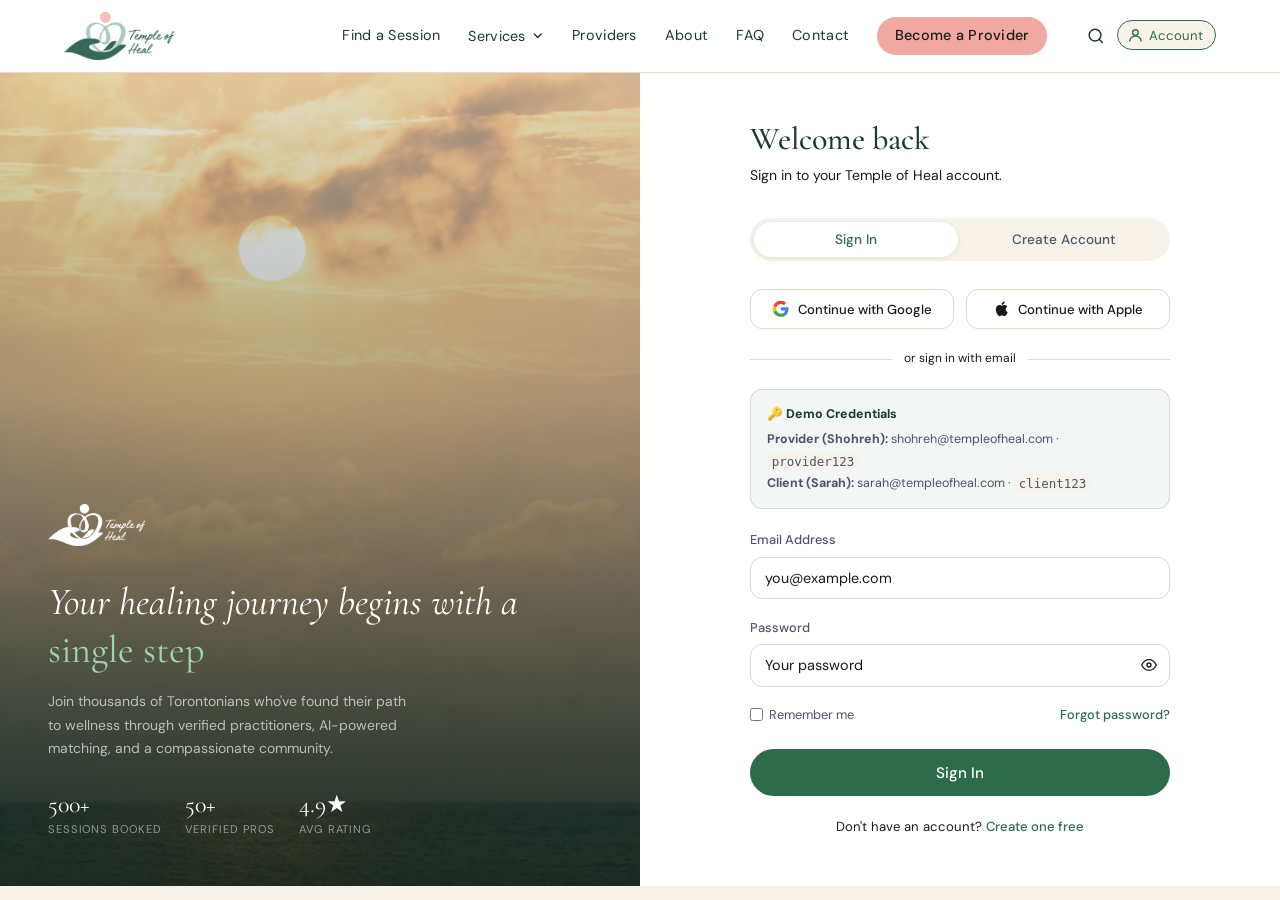
<file: account.html>
<!DOCTYPE html>
<html lang="en">
<head>
  <meta charset="UTF-8">
  <meta name="viewport" content="width=device-width, initial-scale=1.0">
  <title>Sign In — Temple of Heal</title>
  <meta name="description" content="Sign in or create your Temple of Heal account to book wellness sessions and manage your healing journey.">
  <link rel="preconnect" href="https://fonts.googleapis.com">
  <link rel="preconnect" href="https://fonts.gstatic.com" crossorigin>
  <link href="https://fonts.googleapis.com/css2?family=Cormorant+Garamond:ital,wght@0,400;0,500;0,600;0,700;1,400;1,500&family=DM+Sans:opsz,wght@9..40,300;9..40,400;9..40,500;9..40,600&display=swap" rel="stylesheet">
  <link rel="stylesheet" href="css/styles.css">
  <style>
    body { background: var(--cream); min-height: 100vh; }

    /* ── AUTH LAYOUT ──────────────────────────────────── */
    .auth-wrap {
      min-height: calc(100vh - 72px);
      display: grid;
      grid-template-columns: 1fr 1fr;
      padding-top: 72px;
    }

    /* Left: brand panel */
    .auth-brand {
      position: relative;
      overflow: hidden;
      display: flex; flex-direction: column;
      justify-content: flex-end;
      padding: 3rem;
    }
    .auth-brand-bg {
      position: absolute; inset: 0; z-index: 0;
    }
    .auth-brand-bg img {
      width: 100%; height: 100%; object-fit: cover;
      animation: authZoom 20s ease-in-out infinite;
    }
    @keyframes authZoom {
      0%  { transform: scale(1); }
      50% { transform: scale(1.06); }
      100%{ transform: scale(1); }
    }
    .auth-brand-overlay {
      position: absolute; inset: 0; z-index: 1;
      background: linear-gradient(to top, rgba(10,25,18,.88) 0%, rgba(10,25,18,.3) 60%, rgba(10,25,18,.1) 100%);
    }
    .auth-brand-content { position: relative; z-index: 2; }
    .auth-brand-logo {
      display: inline-flex; margin-bottom: 2rem;
    }
    .auth-brand-logo img { height: 42px; filter: brightness(0) invert(1); }
    .auth-brand-quote {
      font-family: var(--f-head);
      font-size: clamp(1.8rem, 3vw, 2.6rem);
      font-weight: 400; font-style: italic;
      color: var(--white); line-height: 1.25;
      margin-bottom: 1rem;
    }
    .auth-brand-quote em { color: #9DD4B5; font-style: normal; }
    .auth-brand-desc { font-size: .875rem; color: rgba(255,255,255,.65); line-height: 1.7; max-width: 360px; }
    .auth-brand-stats {
      display: flex; gap: 1.5rem; margin-top: 2rem; flex-wrap: wrap;
    }
    .auth-stat { display: flex; flex-direction: column; }
    .auth-stat-num { font-family: var(--f-head); font-size: 1.5rem; color: var(--white); line-height: 1; }
    .auth-stat-label { font-size: .7rem; text-transform: uppercase; letter-spacing: .08em; color: rgba(255,255,255,.5); margin-top: .15rem; }

    /* Right: form panel */
    .auth-form-panel {
      display: flex; align-items: center; justify-content: center;
      padding: 3rem 2rem;
      background: var(--white);
      overflow-y: auto;
    }
    .auth-card {
      width: 100%; max-width: 420px;
    }
    .auth-card-title {
      font-family: var(--f-head);
      font-size: 2rem; font-weight: 500;
      color: var(--nav-bg); margin-bottom: .35rem;
    }
    .auth-card-sub { font-size: .875rem; color: var(--text-light); margin-bottom: 2rem; line-height: 1.6; }

    /* Tab switcher */
    .auth-tabs {
      display: flex; background: var(--cream);
      border-radius: var(--radius-pill); padding: .25rem;
      margin-bottom: 1.75rem; gap: .25rem;
    }
    .auth-tab {
      flex: 1; text-align: center;
      padding: .55rem 1rem; border-radius: var(--radius-pill);
      font-size: .85rem; font-weight: 500; cursor: pointer;
      color: var(--text-mid); background: none; border: none;
      font-family: var(--f-body); transition: all var(--trans-fast);
    }
    .auth-tab.active { background: var(--white); color: var(--primary); box-shadow: 0 1px 6px rgba(0,0,0,.08); }

    /* Social login */
    .auth-social { display: flex; gap: .75rem; margin-bottom: 1.25rem; }
    .social-btn {
      flex: 1; display: flex; align-items: center; justify-content: center; gap: .5rem;
      padding: .65rem; border: 1.5px solid var(--border); border-radius: var(--radius);
      font-size: .82rem; font-weight: 500; color: var(--text); background: var(--white);
      cursor: pointer; font-family: var(--f-body);
      transition: border-color var(--trans-fast), box-shadow var(--trans-fast);
    }
    .social-btn:hover { border-color: var(--primary); box-shadow: 0 2px 12px rgba(46,107,74,.1); }
    .social-btn svg { width: 1.1rem; height: 1.1rem; flex-shrink: 0; }

    .auth-divider {
      display: flex; align-items: center; gap: .75rem;
      font-size: .75rem; color: var(--text-light);
      margin-bottom: 1.25rem;
    }
    .auth-divider::before, .auth-divider::after {
      content: ''; flex: 1; height: 1px; background: var(--border);
    }

    /* Form fields */
    .form-group { margin-bottom: 1.1rem; }
    .form-label {
      display: block; font-size: .8rem; font-weight: 500;
      color: var(--text-mid); margin-bottom: .4rem;
    }
    .form-input {
      width: 100%; padding: .7rem .9rem;
      border: 1.5px solid var(--border); border-radius: var(--radius);
      font-size: .9rem; font-family: var(--f-body); color: var(--text);
      background: var(--white); outline: none;
      transition: border-color var(--trans-fast), box-shadow var(--trans-fast);
    }
    .form-input:focus { border-color: var(--primary); box-shadow: 0 0 0 3px rgba(46,107,74,.1); }
    .form-input::placeholder { color: var(--text-light); }
    .form-input.error { border-color: #e53e3e; }
    .form-error { font-size: .75rem; color: #e53e3e; margin-top: .3rem; display: none; }
    .form-error.show { display: block; }

    /* Password wrapper */
    .input-wrap { position: relative; }
    .input-wrap .form-input { padding-right: 2.8rem; }
    .input-eye {
      position: absolute; right: .8rem; top: 50%; transform: translateY(-50%);
      background: none; border: none; cursor: pointer; color: var(--text-light);
      padding: 0; display: flex;
    }
    .input-eye svg { width: 1rem; height: 1rem; }
    .input-eye:hover { color: var(--primary); }

    /* Row layout */
    .form-row { display: grid; grid-template-columns: 1fr 1fr; gap: .75rem; }

    /* Account type toggle */
    .type-toggle { display: grid; grid-template-columns: 1fr 1fr; gap: .5rem; margin-bottom: 1.25rem; }
    .type-btn {
      display: flex; align-items: center; gap: .6rem;
      padding: .75rem 1rem; border: 1.5px solid var(--border);
      border-radius: var(--radius); cursor: pointer; background: none;
      font-size: .85rem; font-family: var(--f-body); font-weight: 500;
      color: var(--text-mid); transition: all var(--trans-fast);
    }
    .type-btn svg { width: 1.1rem; height: 1.1rem; flex-shrink: 0; }
    .type-btn.active { border-color: var(--primary); background: rgba(46,107,74,.06); color: var(--primary); }
    .type-btn:hover:not(.active) { border-color: rgba(46,107,74,.3); }

    /* Checkbox */
    .form-check {
      display: flex; align-items: flex-start; gap: .6rem;
      font-size: .8rem; color: var(--text-mid); cursor: pointer;
      margin-bottom: 1.25rem;
    }
    .form-check input[type="checkbox"] { width: 1rem; height: 1rem; margin-top: .1rem; accent-color: var(--primary); flex-shrink: 0; }
    .form-check a { color: var(--primary); }

    /* Row: remember + forgot */
    .form-meta {
      display: flex; align-items: center; justify-content: space-between;
      margin-bottom: 1.5rem; font-size: .8rem;
    }
    .form-meta label { display: flex; align-items: center; gap: .4rem; color: var(--text-mid); cursor: pointer; }
    .form-meta input[type="checkbox"] { accent-color: var(--primary); }
    .form-meta a { color: var(--primary); font-weight: 500; }
    .form-meta a:hover { text-decoration: underline; }

    /* Submit button */
    .btn-auth {
      width: 100%; padding: .85rem;
      background: var(--primary); color: var(--white);
      border: none; border-radius: var(--radius-pill);
      font-size: .95rem; font-weight: 500;
      font-family: var(--f-body); cursor: pointer;
      transition: background var(--trans-fast), transform var(--trans-fast);
      margin-bottom: 1.25rem;
    }
    .btn-auth:hover { background: var(--primary-h); transform: translateY(-1px); }

    /* Switch tab link */
    .auth-switch { font-size: .82rem; color: var(--text-light); text-align: center; }
    .auth-switch a { color: var(--primary); font-weight: 500; }
    .auth-switch a:hover { text-decoration: underline; }

    /* Sections */
    .auth-section { display: none; }
    .auth-section.active { display: block; }

    /* Provider extra fields */
    .provider-fields { display: none; }
    .provider-fields.show { display: block; }

    /* Select */
    .form-select {
      width: 100%; padding: .7rem .9rem;
      border: 1.5px solid var(--border); border-radius: var(--radius);
      font-size: .9rem; font-family: var(--f-body); color: var(--text);
      background: var(--white); outline: none; appearance: none;
      background-image: url("data:image/svg+xml,%3Csvg xmlns='http://www.w3.org/2000/svg' width='10' height='6' viewBox='0 0 10 6'%3E%3Cpath fill='none' stroke='%239a9a9a' stroke-width='1.5' d='M1 1l4 4 4-4'/%3E%3C/svg%3E");
      background-repeat: no-repeat; background-position: right .9rem center;
      transition: border-color var(--trans-fast), box-shadow var(--trans-fast);
    }
    .form-select:focus { border-color: var(--primary); box-shadow: 0 0 0 3px rgba(46,107,74,.1); }

    /* Password strength */
    .pwd-strength { display: flex; gap: .25rem; margin-top: .5rem; }
    .pwd-bar { flex: 1; height: 3px; border-radius: 2px; background: var(--border); transition: background .3s; }
    .pwd-bar.weak   { background: #e53e3e; }
    .pwd-bar.fair   { background: #dd6b20; }
    .pwd-bar.good   { background: #38a169; }
    .pwd-bar.strong { background: var(--primary); }
    .pwd-label { font-size: .7rem; color: var(--text-light); margin-top: .25rem; }

    /* Forgot password section */
    .auth-back-btn {
      display: inline-flex; align-items: center; gap: .35rem;
      font-size: .82rem; color: var(--text-mid); background: none; border: none;
      cursor: pointer; font-family: var(--f-body); padding: 0; margin-bottom: 1.5rem;
    }
    .auth-back-btn:hover { color: var(--primary); }
    .auth-back-btn svg { width: .85rem; height: .85rem; }

    /* Success message */
    .auth-success {
      display: none; text-align: center; padding: 2rem 1rem;
    }
    .auth-success.show { display: block; }
    .auth-success-icon {
      width: 3.5rem; height: 3.5rem; border-radius: 50%;
      background: rgba(46,107,74,.1); display: flex; align-items: center; justify-content: center;
      margin: 0 auto 1rem;
    }
    .auth-success-icon svg { width: 1.75rem; height: 1.75rem; color: var(--primary); }
    .auth-success h3 { font-family: var(--f-head); font-size: 1.5rem; color: var(--nav-bg); margin-bottom: .5rem; }
    .auth-success p { font-size: .875rem; color: var(--text-light); }

    /* Responsive */
    @media (max-width: 860px) {
      .auth-wrap { grid-template-columns: 1fr; }
      .auth-brand { display: none; }
      .auth-form-panel { min-height: calc(100vh - 72px); }
    }
    @media (max-width: 480px) {
      .form-row { grid-template-columns: 1fr; }
      .auth-social { flex-direction: column; }
    }
  </style>
</head>
<body>

<!-- ── NAV ── -->
<header class="site-header" id="site-header">
  <nav class="nav container" aria-label="Main navigation">
    <a href="index.html" class="nav-logo" aria-label="Temple of Heal – Home">
      <img src="assets/logo.png" alt="Temple of Heal" class="nav-logo-img">
    </a>
    <div class="nav-links" role="list">
      <a href="index.html#find-session" role="listitem">Find a Session</a>
      <div class="nav-mega-wrap" role="listitem">
        <button class="nav-mega-trigger" id="mega-trigger" aria-haspopup="true" aria-expanded="false">
          Services
          <svg class="mega-chevron" viewBox="0 0 24 24" fill="none" stroke="currentColor" stroke-width="2.5" stroke-linecap="round" stroke-linejoin="round" aria-hidden="true"><path d="m6 9 6 6 6-6"/></svg>
        </button>
      </div>
      <a href="index.html#our-experts" role="listitem">Providers</a>
      <a href="index.html#why-us" role="listitem">About</a>
      <a href="index.html#faq" role="listitem">FAQ</a>
      <a href="index.html#contact" role="listitem">Contact</a>
      <a href="index.html#become-provider" class="nav-cta" role="listitem">Become a Provider</a>
    </div>
    <div class="nav-icons" aria-label="Site actions">
      <button class="nav-icon-btn" aria-label="Search">
        <svg viewBox="0 0 24 24" fill="none" stroke="currentColor" stroke-width="2" stroke-linecap="round" stroke-linejoin="round"><circle cx="11" cy="11" r="8"/><path d="m21 21-4.35-4.35"/></svg>
      </button>
      <div class="nav-account-wrap" id="nav-account-wrap">
        <button class="nav-account-btn active" id="nav-account-btn" aria-label="Account menu">
          <svg viewBox="0 0 24 24" fill="none" stroke="currentColor" stroke-width="2" stroke-linecap="round" stroke-linejoin="round" aria-hidden="true"><circle cx="12" cy="8" r="4"/><path d="M4 20c0-4 3.6-7 8-7s8 3 8 7"/></svg>
          <span>Account</span>
        </button>
      </div>
    </div>
    <button class="nav-hamburger" id="nav-hamburger" aria-label="Open menu" aria-expanded="false">
      <span></span><span></span><span></span>
    </button>
  </nav>

  <!-- Mega menu -->
  <div class="mega-menu" id="mega-menu" role="navigation" aria-label="Services navigation" aria-hidden="true">
    <div class="container"><div class="mega-inner">
      <div class="mega-col mega-categories">
        <p class="mega-label">Browse by Category</p>
        <a href="services.html" class="mega-cat"><div class="mega-cat-icon" style="--ci:#4F8EF7"><svg viewBox="0 0 24 24" fill="none" stroke="currentColor" stroke-width="1.8" stroke-linecap="round" stroke-linejoin="round"><path d="M21 15a2 2 0 0 1-2 2H7l-4 4V5a2 2 0 0 1 2-2h14a2 2 0 0 1 2 2z"/></svg></div><div class="mega-cat-text"><strong>Counselling &amp; Coaching</strong><span>1-on-1 therapy, NLP &amp; life coaching</span></div><svg class="mega-cat-arrow" viewBox="0 0 24 24" fill="none" stroke="currentColor" stroke-width="2" stroke-linecap="round" stroke-linejoin="round"><path d="M5 12h14"/><path d="m12 5 7 7-7 7"/></svg></a>
        <a href="services.html" class="mega-cat"><div class="mega-cat-icon" style="--ci:#3CB880"><svg viewBox="0 0 24 24" fill="none" stroke="currentColor" stroke-width="1.8" stroke-linecap="round" stroke-linejoin="round"><path d="M22 12h-4l-3 9L9 3l-3 9H2"/></svg></div><div class="mega-cat-text"><strong>Mind &amp; Body Practices</strong><span>Yoga, meditation &amp; mindfulness</span></div><svg class="mega-cat-arrow" viewBox="0 0 24 24" fill="none" stroke="currentColor" stroke-width="2" stroke-linecap="round" stroke-linejoin="round"><path d="M5 12h14"/><path d="m12 5 7 7-7 7"/></svg></a>
        <a href="services.html" class="mega-cat"><div class="mega-cat-icon" style="--ci:#E07B3E"><svg viewBox="0 0 24 24" fill="none" stroke="currentColor" stroke-width="1.8" stroke-linecap="round" stroke-linejoin="round"><path d="M12 22s-8-4.5-8-11.8A8 8 0 0 1 12 2a8 8 0 0 1 8 8.2c0 7.3-8 11.8-8 11.8z"/></svg></div><div class="mega-cat-text"><strong>Wellness &amp; Lifestyle</strong><span>Massage, energy healing &amp; nutrition</span></div><svg class="mega-cat-arrow" viewBox="0 0 24 24" fill="none" stroke="currentColor" stroke-width="2" stroke-linecap="round" stroke-linejoin="round"><path d="M5 12h14"/><path d="m12 5 7 7-7 7"/></svg></a>
        <a href="services.html" class="mega-cat"><div class="mega-cat-icon" style="--ci:#9B6FD0"><svg viewBox="0 0 24 24" fill="none" stroke="currentColor" stroke-width="1.8" stroke-linecap="round" stroke-linejoin="round"><path d="M17 21v-2a4 4 0 0 0-4-4H5a4 4 0 0 0-4 4v2"/><circle cx="9" cy="7" r="4"/><path d="M23 21v-2a4 4 0 0 0-3-3.87"/><path d="M16 3.13a4 4 0 0 1 0 7.75"/></svg></div><div class="mega-cat-text"><strong>Community &amp; Events</strong><span>Workshops, circles &amp; retreats</span></div><svg class="mega-cat-arrow" viewBox="0 0 24 24" fill="none" stroke="currentColor" stroke-width="2" stroke-linecap="round" stroke-linejoin="round"><path d="M5 12h14"/><path d="m12 5 7 7-7 7"/></svg></a>
      </div>
      <div class="mega-divider"></div>
      <div class="mega-col mega-featured">
        <p class="mega-label">Popular Right Now</p>
        <a href="services.html" class="mega-service"><img src="assets/sessions/session-coaching.png" alt="" class="mega-service-img"><div class="mega-service-body"><strong>Life Coaching</strong><span>Shohreh Bashar</span><span class="mega-service-price mega-price-free">Free intro</span></div></a>
        <a href="services.html" class="mega-service"><img src="assets/sessions/session-meditation.png" alt="" class="mega-service-img"><div class="mega-service-body"><strong>Sound Healing</strong><span>Shohreh Bashar</span><span class="mega-service-price">$80 / session</span></div></a>
        <a href="services.html" class="mega-view-all">View All Services <svg viewBox="0 0 24 24" fill="none" stroke="currentColor" stroke-width="2" stroke-linecap="round" stroke-linejoin="round"><path d="M5 12h14"/><path d="m12 5 7 7-7 7"/></svg></a>
      </div>
    </div></div>
  </div>
</header>

<!-- Mobile nav -->
<div class="mobile-nav" id="mobile-nav" aria-hidden="true">
  <div class="mobile-nav-backdrop" id="mobile-backdrop"></div>
  <div class="mobile-nav-drawer" role="dialog">
    <div style="margin-bottom:1.5rem"><a href="index.html"><img src="assets/logo.png" alt="Temple of Heal" style="height:36px;width:auto;filter:brightness(0) invert(1);opacity:.9"></a></div>
    <nav class="mobile-nav-links">
      <a href="index.html#find-session">Find a Session</a>
      <a href="services.html">Services</a>
      <a href="index.html#our-experts">Providers</a>
      <a href="index.html#why-us">About</a>
      <a href="index.html#faq">FAQ</a>
      <a href="index.html#contact">Contact</a>
    </nav>
    <div class="mobile-nav-ctas">
      <a href="account.html" class="btn btn-primary">Sign In</a>
      <a href="account.html?tab=register" class="btn btn-outline-white">Create Account</a>
    </div>
  </div>
</div>

<!-- ── AUTH LAYOUT ── -->
<div class="auth-wrap">

  <!-- Left: brand -->
  <div class="auth-brand">
    <div class="auth-brand-bg">
      <img src="assets/bg-toh.png" alt="">
    </div>
    <div class="auth-brand-overlay"></div>
    <div class="auth-brand-content">
      <a href="index.html" class="auth-brand-logo">
        <img src="assets/logo.png" alt="Temple of Heal">
      </a>
      <p class="auth-brand-quote">Your healing journey begins with a <em>single step</em></p>
      <p class="auth-brand-desc">Join thousands of Torontonians who've found their path to wellness through verified practitioners, AI-powered matching, and a compassionate community.</p>
      <div class="auth-brand-stats">
        <div class="auth-stat"><span class="auth-stat-num">500+</span><span class="auth-stat-label">Sessions Booked</span></div>
        <div class="auth-stat"><span class="auth-stat-num">50+</span><span class="auth-stat-label">Verified Pros</span></div>
        <div class="auth-stat"><span class="auth-stat-num">4.9★</span><span class="auth-stat-label">Avg Rating</span></div>
      </div>
    </div>
  </div>

  <!-- Right: form -->
  <div class="auth-form-panel">
    <div class="auth-card">

      <!-- ── SIGN IN ── -->
      <div class="auth-section active" id="section-signin">
        <h1 class="auth-card-title">Welcome back</h1>
        <p class="auth-card-sub">Sign in to your Temple of Heal account.</p>

        <div class="auth-tabs" role="tablist">
          <button class="auth-tab active" role="tab" onclick="switchTab('signin')">Sign In</button>
          <button class="auth-tab" role="tab" onclick="switchTab('register')">Create Account</button>
        </div>

        <div class="auth-social">
          <button class="social-btn" type="button" onclick="socialAuth('google')">
            <svg viewBox="0 0 24 24" aria-hidden="true"><path d="M22.56 12.25c0-.78-.07-1.53-.2-2.25H12v4.26h5.92c-.26 1.37-1.04 2.53-2.21 3.31v2.77h3.57c2.08-1.92 3.28-4.74 3.28-8.09z" fill="#4285F4"/><path d="M12 23c2.97 0 5.46-.98 7.28-2.66l-3.57-2.77c-.98.66-2.23 1.06-3.71 1.06-2.86 0-5.29-1.93-6.16-4.53H2.18v2.84C3.99 20.53 7.7 23 12 23z" fill="#34A853"/><path d="M5.84 14.09c-.22-.66-.35-1.36-.35-2.09s.13-1.43.35-2.09V7.07H2.18C1.43 8.55 1 10.22 1 12s.43 3.45 1.18 4.93l2.85-2.22.81-.62z" fill="#FBBC05"/><path d="M12 5.38c1.62 0 3.06.56 4.21 1.64l3.15-3.15C17.45 2.09 14.97 1 12 1 7.7 1 3.99 3.47 2.18 7.07l3.66 2.84c.87-2.6 3.3-4.53 6.16-4.53z" fill="#EA4335"/></svg>
            Continue with Google
          </button>
          <button class="social-btn" type="button" onclick="socialAuth('apple')">
            <svg viewBox="0 0 24 24" fill="currentColor" aria-hidden="true"><path d="M18.71 19.5c-.83 1.24-1.71 2.45-3.05 2.47-1.34.03-1.77-.79-3.29-.79-1.53 0-2 .77-3.27.82-1.31.05-2.3-1.32-3.14-2.53C4.25 17 2.94 12.45 4.7 9.39c.87-1.52 2.43-2.48 4.12-2.51 1.28-.02 2.5.87 3.29.87.78 0 2.26-1.07 3.8-.91.65.03 2.47.26 3.64 1.98-.09.06-2.17 1.28-2.15 3.81.03 3.02 2.65 4.03 2.68 4.04-.03.07-.42 1.44-1.38 2.83M13 3.5c.73-.83 1.94-1.46 2.94-1.5.13 1.17-.34 2.35-1.04 3.19-.69.85-1.83 1.51-2.95 1.42-.15-1.15.41-2.35 1.05-3.11z"/></svg>
            Continue with Apple
          </button>
        </div>

        <div class="auth-divider">or sign in with email</div>

        <!-- Demo credentials hint -->
        <div style="background:rgba(46,107,74,.06);border:1.5px solid rgba(46,107,74,.18);border-radius:var(--radius);padding:.85rem 1rem;margin-bottom:1.25rem;font-size:.78rem;color:var(--text-mid);line-height:1.7">
          <strong style="color:var(--nav-bg);display:block;margin-bottom:.25rem">🔑 Demo Credentials</strong>
          <span style="display:block"><b>Provider (Shohreh):</b> shohreh@templeofheal.com · <code style="background:var(--cream);padding:.1rem .3rem;border-radius:3px">provider123</code></span>
          <span style="display:block"><b>Client (Sarah):</b> sarah@templeofheal.com · <code style="background:var(--cream);padding:.1rem .3rem;border-radius:3px">client123</code></span>
        </div>

        <form id="signin-form" onsubmit="handleSignIn(event)" novalidate>
          <div class="form-group">
            <label class="form-label" for="si-email">Email Address</label>
            <input class="form-input" type="email" id="si-email" placeholder="you@example.com" autocomplete="email" required>
            <p class="form-error" id="si-email-err">Please enter a valid email.</p>
          </div>
          <div class="form-group">
            <label class="form-label" for="si-password">Password</label>
            <div class="input-wrap">
              <input class="form-input" type="password" id="si-password" placeholder="Your password" autocomplete="current-password" required>
              <button type="button" class="input-eye" onclick="togglePwd('si-password',this)" aria-label="Show password">
                <svg viewBox="0 0 24 24" fill="none" stroke="currentColor" stroke-width="2" stroke-linecap="round" stroke-linejoin="round"><path d="M1 12s4-8 11-8 11 8 11 8-4 8-11 8-11-8-11-8z"/><circle cx="12" cy="12" r="3"/></svg>
              </button>
            </div>
            <p class="form-error" id="si-pwd-err">Please enter your password.</p>
          </div>
          <div class="form-meta">
            <label><input type="checkbox" id="si-remember"> Remember me</label>
            <a href="#" onclick="showSection('forgot'); return false;">Forgot password?</a>
          </div>
          <button type="submit" class="btn-auth">Sign In</button>
        </form>

        <p class="auth-switch">Don't have an account? <a href="#" onclick="switchTab('register'); return false;">Create one free</a></p>
      </div>

      <!-- ── REGISTER ── -->
      <div class="auth-section" id="section-register">
        <h1 class="auth-card-title">Create account</h1>
        <p class="auth-card-sub">Join Temple of Heal and start your wellness journey.</p>

        <div class="auth-tabs" role="tablist">
          <button class="auth-tab" role="tab" onclick="switchTab('signin')">Sign In</button>
          <button class="auth-tab active" role="tab" onclick="switchTab('register')">Create Account</button>
        </div>

        <!-- Account type -->
        <div class="type-toggle" role="group" aria-label="Account type">
          <button type="button" class="type-btn active" id="type-client" onclick="setType('client')">
            <svg viewBox="0 0 24 24" fill="none" stroke="currentColor" stroke-width="2" stroke-linecap="round" stroke-linejoin="round"><circle cx="12" cy="8" r="4"/><path d="M4 20c0-4 3.6-7 8-7s8 3 8 7"/></svg>
            I'm a Client
          </button>
          <button type="button" class="type-btn" id="type-provider" onclick="setType('provider')">
            <svg viewBox="0 0 24 24" fill="none" stroke="currentColor" stroke-width="2" stroke-linecap="round" stroke-linejoin="round"><path d="M22 16.92v3a2 2 0 0 1-2.18 2A19.8 19.8 0 0 1 4.69 13.6 2 2 0 0 1 3.6 2.94h3a2 2 0 0 1 2 1.72c.127.96.361 1.903.7 2.81a2 2 0 0 1-.45 2.11L7.91 10.6a16 16 0 0 0 6 6l.92-1.02a2 2 0 0 1 2.11-.45c.907.339 1.85.573 2.81.7A2 2 0 0 1 22 17.92z"/></svg>
            I'm a Provider
          </button>
        </div>

        <div class="auth-social">
          <button class="social-btn" type="button" onclick="socialAuth('google')">
            <svg viewBox="0 0 24 24" aria-hidden="true"><path d="M22.56 12.25c0-.78-.07-1.53-.2-2.25H12v4.26h5.92c-.26 1.37-1.04 2.53-2.21 3.31v2.77h3.57c2.08-1.92 3.28-4.74 3.28-8.09z" fill="#4285F4"/><path d="M12 23c2.97 0 5.46-.98 7.28-2.66l-3.57-2.77c-.98.66-2.23 1.06-3.71 1.06-2.86 0-5.29-1.93-6.16-4.53H2.18v2.84C3.99 20.53 7.7 23 12 23z" fill="#34A853"/><path d="M5.84 14.09c-.22-.66-.35-1.36-.35-2.09s.13-1.43.35-2.09V7.07H2.18C1.43 8.55 1 10.22 1 12s.43 3.45 1.18 4.93l2.85-2.22.81-.62z" fill="#FBBC05"/><path d="M12 5.38c1.62 0 3.06.56 4.21 1.64l3.15-3.15C17.45 2.09 14.97 1 12 1 7.7 1 3.99 3.47 2.18 7.07l3.66 2.84c.87-2.6 3.3-4.53 6.16-4.53z" fill="#EA4335"/></svg>
            Continue with Google
          </button>
          <button class="social-btn" type="button" onclick="socialAuth('apple')">
            <svg viewBox="0 0 24 24" fill="currentColor" aria-hidden="true"><path d="M18.71 19.5c-.83 1.24-1.71 2.45-3.05 2.47-1.34.03-1.77-.79-3.29-.79-1.53 0-2 .77-3.27.82-1.31.05-2.3-1.32-3.14-2.53C4.25 17 2.94 12.45 4.7 9.39c.87-1.52 2.43-2.48 4.12-2.51 1.28-.02 2.5.87 3.29.87.78 0 2.26-1.07 3.8-.91.65.03 2.47.26 3.64 1.98-.09.06-2.17 1.28-2.15 3.81.03 3.02 2.65 4.03 2.68 4.04-.03.07-.42 1.44-1.38 2.83M13 3.5c.73-.83 1.94-1.46 2.94-1.5.13 1.17-.34 2.35-1.04 3.19-.69.85-1.83 1.51-2.95 1.42-.15-1.15.41-2.35 1.05-3.11z"/></svg>
            Continue with Apple
          </button>
        </div>

        <div class="auth-divider">or register with email</div>

        <form id="register-form" onsubmit="handleRegister(event)" novalidate>
          <div class="form-row">
            <div class="form-group">
              <label class="form-label" for="reg-fname">First Name</label>
              <input class="form-input" type="text" id="reg-fname" placeholder="First" autocomplete="given-name" required>
            </div>
            <div class="form-group">
              <label class="form-label" for="reg-lname">Last Name</label>
              <input class="form-input" type="text" id="reg-lname" placeholder="Last" autocomplete="family-name" required>
            </div>
          </div>
          <div class="form-group">
            <label class="form-label" for="reg-email">Email Address</label>
            <input class="form-input" type="email" id="reg-email" placeholder="you@example.com" autocomplete="email" required>
            <p class="form-error" id="reg-email-err">Please enter a valid email.</p>
          </div>
          <div class="form-group">
            <label class="form-label" for="reg-password">Password</label>
            <div class="input-wrap">
              <input class="form-input" type="password" id="reg-password" placeholder="Create a password" autocomplete="new-password" oninput="checkPwd(this.value)" required>
              <button type="button" class="input-eye" onclick="togglePwd('reg-password',this)" aria-label="Show password">
                <svg viewBox="0 0 24 24" fill="none" stroke="currentColor" stroke-width="2" stroke-linecap="round" stroke-linejoin="round"><path d="M1 12s4-8 11-8 11 8 11 8-4 8-11 8-11-8-11-8z"/><circle cx="12" cy="12" r="3"/></svg>
              </button>
            </div>
            <div class="pwd-strength" id="pwd-bars" aria-hidden="true">
              <div class="pwd-bar" id="bar1"></div>
              <div class="pwd-bar" id="bar2"></div>
              <div class="pwd-bar" id="bar3"></div>
              <div class="pwd-bar" id="bar4"></div>
            </div>
            <p class="pwd-label" id="pwd-label"></p>
          </div>
          <div class="form-group">
            <label class="form-label" for="reg-confirm">Confirm Password</label>
            <div class="input-wrap">
              <input class="form-input" type="password" id="reg-confirm" placeholder="Repeat password" autocomplete="new-password" required>
              <button type="button" class="input-eye" onclick="togglePwd('reg-confirm',this)" aria-label="Show password">
                <svg viewBox="0 0 24 24" fill="none" stroke="currentColor" stroke-width="2" stroke-linecap="round" stroke-linejoin="round"><path d="M1 12s4-8 11-8 11 8 11 8-4 8-11 8-11-8-11-8z"/><circle cx="12" cy="12" r="3"/></svg>
              </button>
            </div>
            <p class="form-error" id="reg-confirm-err">Passwords don't match.</p>
          </div>

          <!-- Provider-only fields -->
          <div class="provider-fields" id="provider-fields">
            <div class="form-group">
              <label class="form-label" for="reg-phone">Phone Number</label>
              <input class="form-input" type="tel" id="reg-phone" placeholder="+1 (416) 555-0100" autocomplete="tel">
            </div>
            <div class="form-group">
              <label class="form-label" for="reg-category">Service Category</label>
              <select class="form-select" id="reg-category">
                <option value="">Select your primary service…</option>
                <option>Counselling &amp; Psychotherapy</option>
                <option>Life &amp; NLP Coaching</option>
                <option>Yoga &amp; Somatic Practices</option>
                <option>Meditation &amp; Mindfulness</option>
                <option>Massage Therapy</option>
                <option>Energy Healing &amp; Reiki</option>
                <option>Holistic Nutrition</option>
                <option>Sound Healing</option>
                <option>Retreats &amp; Workshops</option>
                <option>Other</option>
              </select>
            </div>
            <div class="form-group">
              <label class="form-label" for="reg-bio">Short Bio <span style="font-weight:400;color:var(--text-light)">(optional)</span></label>
              <textarea class="form-input" id="reg-bio" rows="3" placeholder="Tell clients about your background and approach…" style="resize:vertical"></textarea>
            </div>
          </div>

          <label class="form-check">
            <input type="checkbox" id="reg-terms" required>
            <span>I agree to the <a href="/terms" target="_blank">Terms of Service</a> and <a href="/privacy" target="_blank">Privacy Policy</a></span>
          </label>

          <button type="submit" class="btn-auth" id="reg-submit-btn">Create Account</button>
        </form>

        <p class="auth-switch">Already have an account? <a href="#" onclick="switchTab('signin'); return false;">Sign in</a></p>
      </div>

      <!-- ── FORGOT PASSWORD ── -->
      <div class="auth-section" id="section-forgot">
        <button class="auth-back-btn" onclick="showSection('signin')">
          <svg viewBox="0 0 24 24" fill="none" stroke="currentColor" stroke-width="2.5" stroke-linecap="round" stroke-linejoin="round"><path d="m15 18-6-6 6-6"/></svg>
          Back to Sign In
        </button>
        <h1 class="auth-card-title">Reset password</h1>
        <p class="auth-card-sub">Enter your email and we'll send you a reset link.</p>

        <div id="forgot-form-wrap">
          <form onsubmit="handleForgot(event)" novalidate>
            <div class="form-group">
              <label class="form-label" for="forgot-email">Email Address</label>
              <input class="form-input" type="email" id="forgot-email" placeholder="you@example.com" autocomplete="email" required>
              <p class="form-error" id="forgot-email-err">Please enter a valid email.</p>
            </div>
            <button type="submit" class="btn-auth">Send Reset Link</button>
          </form>
        </div>

        <div class="auth-success" id="forgot-success">
          <div class="auth-success-icon">
            <svg viewBox="0 0 24 24" fill="none" stroke="currentColor" stroke-width="2" stroke-linecap="round" stroke-linejoin="round"><path d="M22 16.92v3a2 2 0 0 1-2.18 2 19.79 19.79 0 0 1-8.63-3.07A19.5 19.5 0 0 1 4.69 13.6a19.79 19.79 0 0 1-3.07-8.67A2 2 0 0 1 3.6 2.94h3a2 2 0 0 1 2 1.72 12.84 12.84 0 0 0 .7 2.81 2 2 0 0 1-.45 2.11L7.91 10.6a16 16 0 0 0 6 6l.92-1.02a2 2 0 0 1 2.11-.45 12.84 12.84 0 0 0 2.81.7A2 2 0 0 1 22 17.92z"/></svg>
          </div>
          <h3>Check your inbox</h3>
          <p>We've sent a password reset link to your email. It expires in 30 minutes.</p>
        </div>
      </div>

    </div><!-- /auth-card -->
  </div><!-- /auth-form-panel -->

</div><!-- /auth-wrap -->

<script src="js/main.js"></script>
<script>
  /* ── Tab & section switching ── */
  function switchTab(tab) {
    showSection(tab === 'signin' ? 'signin' : 'register');
  }
  function showSection(id) {
    document.querySelectorAll('.auth-section').forEach(s => s.classList.remove('active'));
    document.getElementById('section-' + id).classList.add('active');
  }

  /* ── Account type toggle ── */
  function setType(type) {
    document.getElementById('type-client').classList.toggle('active', type === 'client');
    document.getElementById('type-provider').classList.toggle('active', type === 'provider');
    const pf = document.getElementById('provider-fields');
    pf.classList.toggle('show', type === 'provider');
    document.getElementById('reg-submit-btn').textContent = type === 'provider' ? 'Apply as Provider' : 'Create Account';
  }

  /* ── Password visibility toggle ── */
  function togglePwd(id, btn) {
    const inp = document.getElementById(id);
    const show = inp.type === 'password';
    inp.type = show ? 'text' : 'password';
    btn.innerHTML = show
      ? '<svg viewBox="0 0 24 24" fill="none" stroke="currentColor" stroke-width="2" stroke-linecap="round" stroke-linejoin="round"><path d="M17.94 17.94A10.07 10.07 0 0 1 12 20c-7 0-11-8-11-8a18.45 18.45 0 0 1 5.06-5.94M9.9 4.24A9.12 9.12 0 0 1 12 4c7 0 11 8 11 8a18.5 18.5 0 0 1-2.16 3.19m-6.72-1.07a3 3 0 1 1-4.24-4.24"/><line x1="1" y1="1" x2="23" y2="23"/></svg>'
      : '<svg viewBox="0 0 24 24" fill="none" stroke="currentColor" stroke-width="2" stroke-linecap="round" stroke-linejoin="round"><path d="M1 12s4-8 11-8 11 8 11 8-4 8-11 8-11-8-11-8z"/><circle cx="12" cy="12" r="3"/></svg>';
  }

  /* ── Password strength ── */
  function checkPwd(val) {
    const bars = ['bar1','bar2','bar3','bar4'];
    const label = document.getElementById('pwd-label');
    let score = 0;
    if (val.length >= 8)  score++;
    if (/[A-Z]/.test(val)) score++;
    if (/[0-9]/.test(val)) score++;
    if (/[^A-Za-z0-9]/.test(val)) score++;
    const levels = ['', 'weak', 'fair', 'good', 'strong'];
    const names  = ['', 'Weak', 'Fair', 'Good', 'Strong'];
    bars.forEach((b,i) => {
      const el = document.getElementById(b);
      el.className = 'pwd-bar ' + (i < score ? levels[score] : '');
    });
    label.textContent = val.length > 0 ? names[score] + (score < 3 ? ' — add uppercase, numbers or symbols' : '') : '';
  }

  /* ── Mock users ── */
  const MOCK_USERS = {
    'shohreh@templeofheal.com': { password: 'provider123', role: 'provider', redirect: 'provider-portal.html' },
    'sarah@templeofheal.com':   { password: 'client123',   role: 'client',   redirect: 'my-account.html'      },
  };

  /* ── Form handlers ── */
  function handleSignIn(e) {
    e.preventDefault();
    const emailEl = document.getElementById('si-email');
    const pwdEl   = document.getElementById('si-password');
    let ok = true;
    if (!emailEl.value || !/\S+@\S+\.\S+/.test(emailEl.value)) { showErr('si-email-err'); emailEl.classList.add('error'); ok = false; } else { hideErr('si-email-err'); emailEl.classList.remove('error'); }
    if (!pwdEl.value) { showErr('si-pwd-err'); pwdEl.classList.add('error'); ok = false; } else { hideErr('si-pwd-err'); pwdEl.classList.remove('error'); }
    if (!ok) return;

    const user = MOCK_USERS[emailEl.value.toLowerCase()];
    if (user && user.password === pwdEl.value) {
      /* Animate button then redirect */
      const btn = document.querySelector('#signin-form .btn-auth');
      btn.textContent = 'Signing in…';
      btn.disabled = true;
      setTimeout(() => { window.location.href = user.redirect; }, 800);
    } else {
      showErr('si-email-err');
      emailEl.classList.add('error');
      document.getElementById('si-email-err').textContent = 'Incorrect email or password.';
    }
  }
  function handleRegister(e) {
    e.preventDefault();
    const email   = document.getElementById('reg-email');
    const confirm = document.getElementById('reg-confirm');
    const pwd     = document.getElementById('reg-password');
    const terms   = document.getElementById('reg-terms');
    let ok = true;
    if (!email.value || !/\S+@\S+\.\S+/.test(email.value)) { showErr('reg-email-err'); ok = false; } else hideErr('reg-email-err');
    if (pwd.value !== confirm.value) { showErr('reg-confirm-err'); ok = false; } else hideErr('reg-confirm-err');
    if (!terms.checked) { alert('Please accept the Terms of Service.'); ok = false; }
    if (ok) alert('Registration would be handled by your backend. Email: ' + email.value);
  }
  function handleForgot(e) {
    e.preventDefault();
    const email = document.getElementById('forgot-email');
    if (!email.value || !/\S+@\S+\.\S+/.test(email.value)) { showErr('forgot-email-err'); return; }
    hideErr('forgot-email-err');
    document.getElementById('forgot-form-wrap').style.display = 'none';
    document.getElementById('forgot-success').classList.add('show');
  }
  function showErr(id) { document.getElementById(id).classList.add('show'); }
  function hideErr(id) { document.getElementById(id).classList.remove('show'); }

  /* ── Social auth placeholder ── */
  function socialAuth(provider) {
    alert('Social sign-in with ' + provider.charAt(0).toUpperCase() + provider.slice(1) + ' would be handled by your backend OAuth flow.');
  }

  /* ── Read URL params to pre-select tab/type ── */
  const params = new URLSearchParams(location.search);
  if (params.get('tab') === 'register') {
    switchTab('register');
    if (params.get('type') === 'provider') setType('provider');
  }
</script>
</body>
</html>
</file>
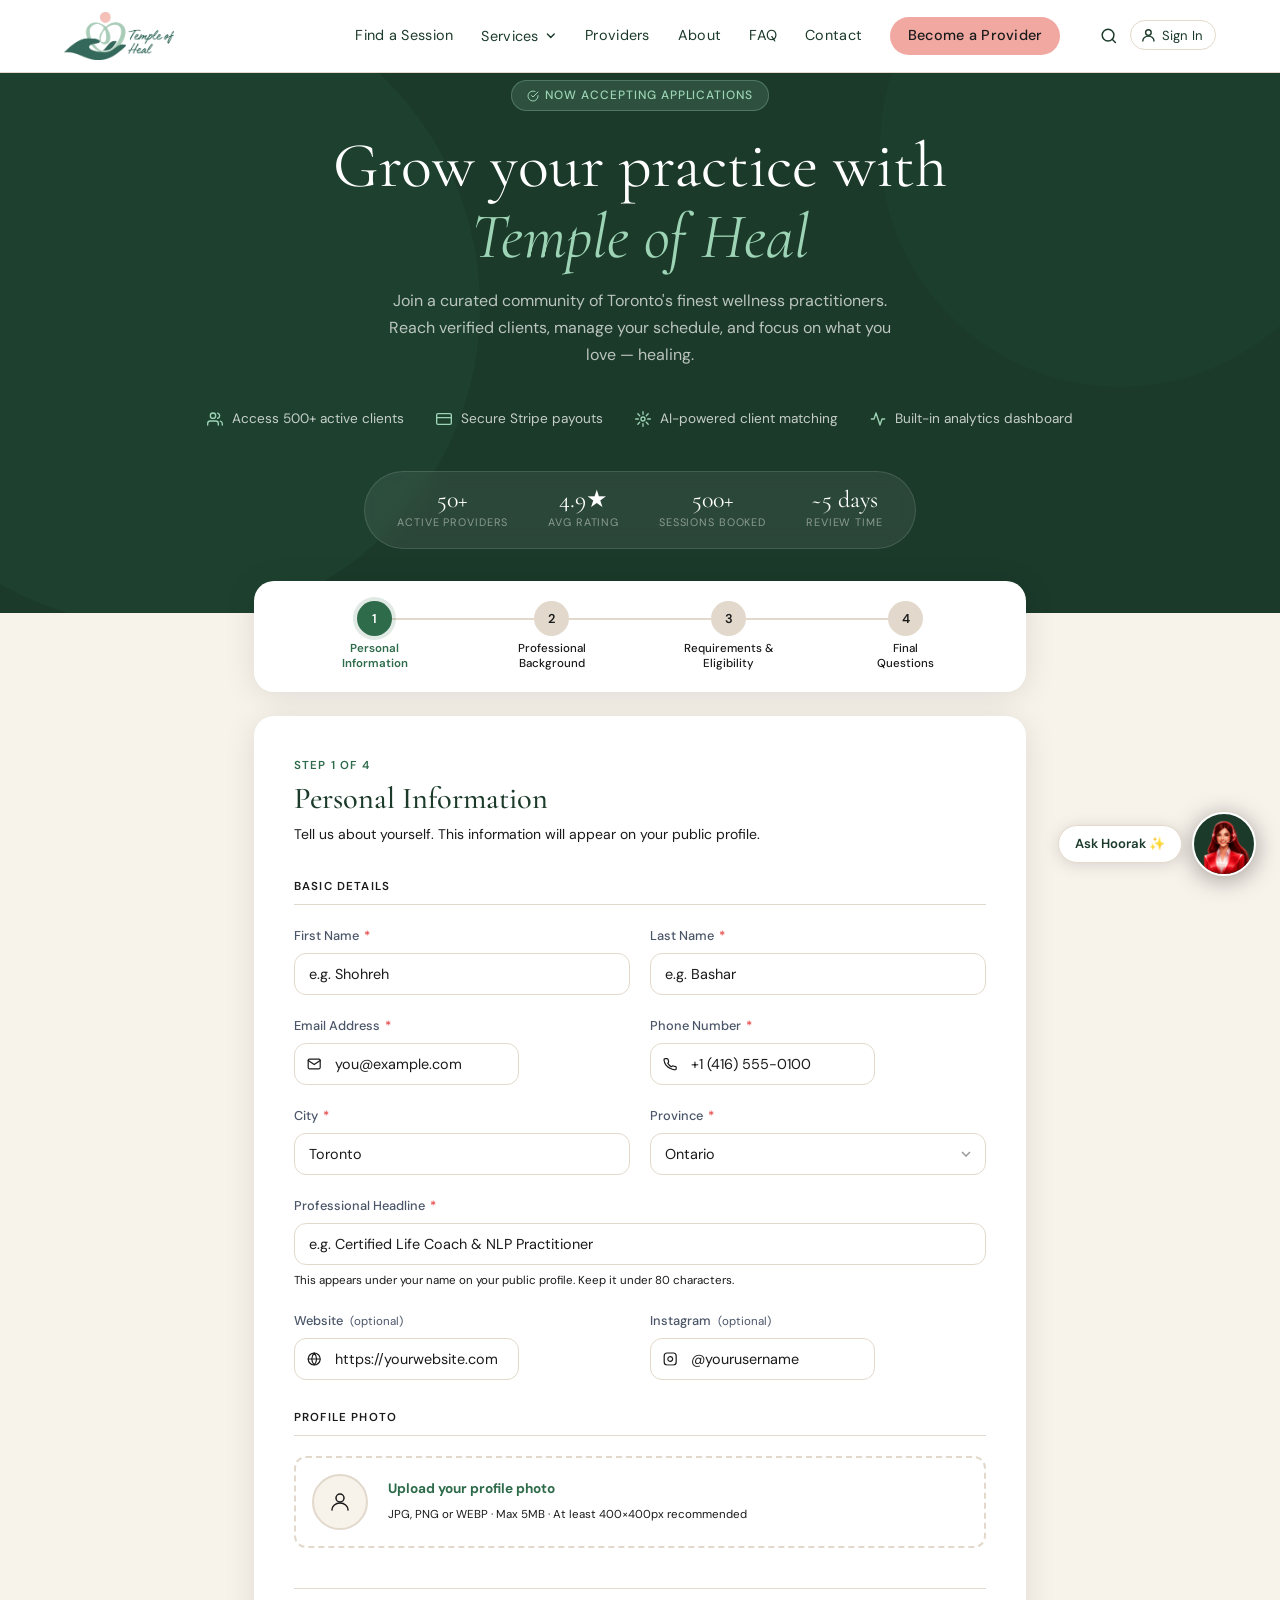
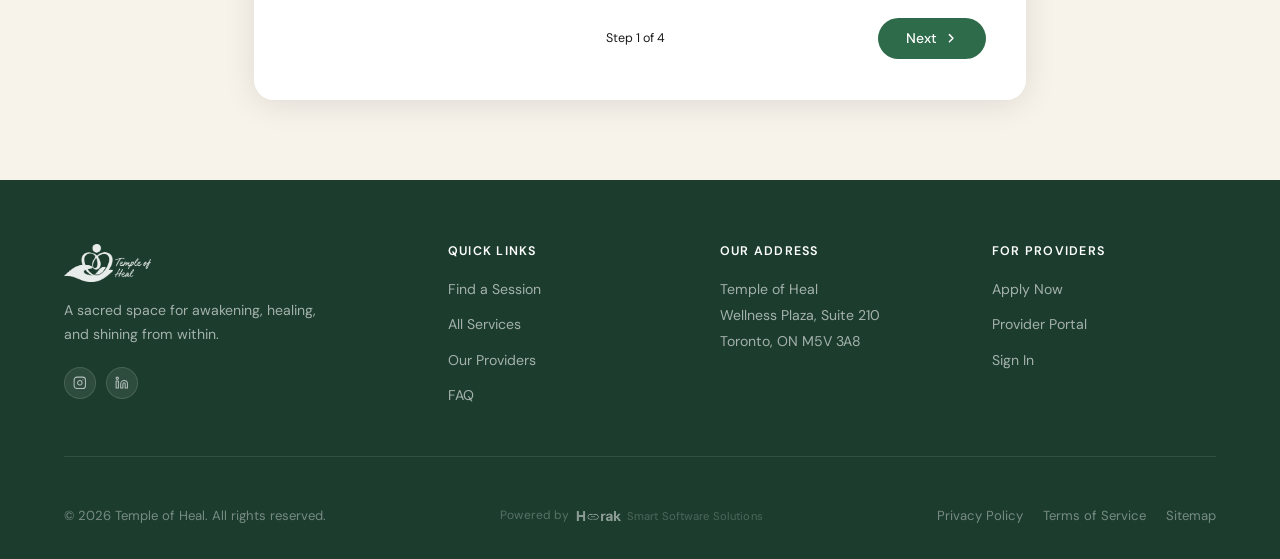
<file: become-a-provider.html>
<!DOCTYPE html>
<html lang="en">
<head>
  <meta charset="UTF-8">
  <meta name="viewport" content="width=device-width, initial-scale=1.0">
  <title>Become a Provider — Temple of Heal</title>
  <meta name="description" content="Join Temple of Heal as a verified wellness provider. Reach clients across Toronto and grow your healing practice with our platform.">
  <link rel="preconnect" href="https://fonts.googleapis.com">
  <link rel="preconnect" href="https://fonts.gstatic.com" crossorigin>
  <link href="https://fonts.googleapis.com/css2?family=Cormorant+Garamond:ital,wght@0,400;0,500;0,600;0,700;1,400;1,500&family=DM+Sans:opsz,wght@9..40,300;9..40,400;9..40,500;9..40,600&display=swap" rel="stylesheet">
  <link rel="stylesheet" href="css/styles.css">
  <style>
    body { background: var(--cream); }

    /* ── PROVIDER HERO ─────────────────────────────── */
    .provider-hero {
      background: var(--nav-bg);
      padding: 5rem 0 4rem;
      text-align: center;
      position: relative;
      overflow: hidden;
    }
    .provider-hero::before {
      content: '';
      position: absolute; inset: 0;
      background: url("data:image/svg+xml,%3Csvg xmlns='http://www.w3.org/2000/svg' viewBox='0 0 800 400'%3E%3Ccircle cx='100' cy='200' r='200' fill='rgba(46,107,74,0.15)'/%3E%3Ccircle cx='700' cy='100' r='150' fill='rgba(46,107,74,0.10)'/%3E%3C/svg%3E") no-repeat center;
      background-size: cover; pointer-events: none;
    }
    .provider-hero .container { position: relative; z-index: 1; }
    .provider-hero-badge {
      display: inline-flex; align-items: center; gap: .4rem;
      background: rgba(157,212,181,.15); border: 1px solid rgba(157,212,181,.3);
      color: #9DD4B5; font-size: .75rem; font-weight: 500;
      text-transform: uppercase; letter-spacing: .08em;
      padding: .3rem .9rem; border-radius: 40px; margin-bottom: 1.25rem;
    }
    .provider-hero h1 {
      font-family: var(--f-head);
      font-size: clamp(2.4rem, 5vw, 4rem);
      color: var(--white); font-weight: 400; line-height: 1.1;
      margin-bottom: .9rem;
    }
    .provider-hero h1 em { font-style: italic; color: #9DD4B5; }
    .provider-hero p {
      font-size: 1rem; color: rgba(255,255,255,.7);
      max-width: 520px; margin: 0 auto 2.5rem; line-height: 1.7;
    }
    .hero-benefits {
      display: flex; justify-content: center; gap: 2rem; flex-wrap: wrap;
      margin-bottom: 2.5rem;
    }
    .hero-benefit {
      display: flex; align-items: center; gap: .55rem;
      font-size: .85rem; color: rgba(255,255,255,.75);
    }
    .hero-benefit svg { width: 1rem; height: 1rem; color: #9DD4B5; flex-shrink: 0; }
    .hero-stats {
      display: inline-flex; gap: 2.5rem;
      background: rgba(255,255,255,.07); backdrop-filter: blur(10px);
      border: 1px solid rgba(255,255,255,.12);
      border-radius: var(--radius-pill); padding: 1rem 2rem;
    }
    .hero-stat { display: flex; flex-direction: column; align-items: center; }
    .hero-stat-num { font-family: var(--f-head); font-size: 1.5rem; color: var(--white); line-height: 1; }
    .hero-stat-label { font-size: .68rem; text-transform: uppercase; letter-spacing: .08em; color: rgba(255,255,255,.45); margin-top: .15rem; }

    /* ── STEPPER ───────────────────────────────────── */
    .form-wrap {
      max-width: 820px; margin: -2rem auto 0; padding: 0 1.5rem 5rem;
      position: relative; z-index: 10;
    }
    .stepper {
      display: flex; align-items: flex-start;
      background: var(--white); border-radius: var(--radius-lg);
      box-shadow: 0 4px 32px rgba(0,0,0,.10);
      padding: 1.25rem 2rem;
      margin-bottom: 1.5rem;
      overflow-x: auto;
    }
    .step-item {
      display: flex; flex-direction: column; align-items: center;
      flex: 1; position: relative; cursor: pointer; min-width: 90px;
    }
    .step-item:not(:last-child)::after {
      content: '';
      position: absolute; top: 1.1rem; left: 60%;
      width: 80%; height: 2px;
      background: var(--border);
      transition: background .4s;
    }
    .step-item.done:not(:last-child)::after { background: var(--primary); }
    .step-num {
      width: 2.2rem; height: 2.2rem; border-radius: 50%;
      display: flex; align-items: center; justify-content: center;
      font-size: .8rem; font-weight: 600;
      background: var(--border); color: var(--text-light);
      transition: all .3s; margin-bottom: .4rem; position: relative; z-index: 1;
    }
    .step-item.active .step-num { background: var(--primary); color: var(--white); box-shadow: 0 0 0 4px rgba(46,107,74,.15); }
    .step-item.done .step-num { background: var(--primary); color: var(--white); }
    .step-item.done .step-num::after {
      content: '✓'; font-size: .85rem;
    }
    .step-item.done .step-num span { display: none; }
    .step-label { font-size: .72rem; font-weight: 500; color: var(--text-light); text-align: center; line-height: 1.3; }
    .step-item.active .step-label { color: var(--primary); font-weight: 600; }
    .step-item.done .step-label { color: var(--primary); }

    /* ── FORM CARD ─────────────────────────────────── */
    .form-card {
      background: var(--white);
      border-radius: var(--radius-lg);
      box-shadow: 0 4px 32px rgba(0,0,0,.10);
      padding: 2.5rem;
    }
    .form-card-header { margin-bottom: 2rem; }
    .step-number-label {
      font-size: .72rem; text-transform: uppercase; letter-spacing: .1em;
      color: var(--primary); font-weight: 600; margin-bottom: .35rem;
    }
    .form-card-title {
      font-family: var(--f-head);
      font-size: 1.9rem; font-weight: 500; color: var(--nav-bg);
    }
    .form-card-desc { font-size: .875rem; color: var(--text-light); margin-top: .35rem; line-height: 1.6; }

    /* ── FORM ELEMENTS ─────────────────────────────── */
    .form-grid { display: grid; grid-template-columns: 1fr 1fr; gap: 1.25rem; }
    .form-grid.cols-1 { grid-template-columns: 1fr; }
    .form-group { display: flex; flex-direction: column; gap: .4rem; }
    .form-group.full { grid-column: 1 / -1; }
    .form-label {
      font-size: .8rem; font-weight: 500; color: var(--text-mid);
    }
    .form-label .req { color: #e53e3e; margin-left: .15rem; }
    .form-label .opt { color: var(--text-light); font-weight: 400; font-size: .72rem; margin-left: .25rem; }
    .form-input, .form-select, .form-textarea {
      padding: .7rem .9rem; border: 1.5px solid var(--border);
      border-radius: var(--radius); font-size: .9rem;
      font-family: var(--f-body); color: var(--text);
      background: var(--white); outline: none;
      transition: border-color .2s, box-shadow .2s;
    }
    .form-input:focus, .form-select:focus, .form-textarea:focus {
      border-color: var(--primary); box-shadow: 0 0 0 3px rgba(46,107,74,.1);
    }
    .form-input::placeholder, .form-textarea::placeholder { color: var(--text-light); }
    .form-input.err { border-color: #e53e3e; }
    .form-error { font-size: .72rem; color: #e53e3e; display: none; }
    .form-error.show { display: block; }
    .form-hint { font-size: .72rem; color: var(--text-light); }
    .form-textarea { resize: vertical; min-height: 110px; }
    .form-select {
      appearance: none;
      background-image: url("data:image/svg+xml,%3Csvg xmlns='http://www.w3.org/2000/svg' width='10' height='6' viewBox='0 0 10 6'%3E%3Cpath fill='none' stroke='%239a9a9a' stroke-width='1.5' d='M1 1l4 4 4-4'/%3E%3C/svg%3E");
      background-repeat: no-repeat; background-position: right .9rem center;
      padding-right: 2.5rem;
    }

    /* Input with icon */
    .input-icon-wrap { position: relative; }
    .input-icon-wrap .form-input { padding-left: 2.5rem; }
    .input-icon-wrap .iicon {
      position: absolute; left: .8rem; top: 50%; transform: translateY(-50%);
      color: var(--text-light); pointer-events: none;
    }
    .iicon svg { width: .9rem; height: .9rem; display: block; }

    /* Photo upload */
    .photo-upload-wrap {
      display: flex; align-items: center; gap: 1.25rem;
      padding: 1rem; border: 2px dashed var(--border);
      border-radius: var(--radius); cursor: pointer;
      transition: border-color .2s, background .2s;
    }
    .photo-upload-wrap:hover { border-color: var(--primary); background: rgba(46,107,74,.03); }
    .photo-preview {
      width: 3.5rem; height: 3.5rem; border-radius: 50%;
      background: var(--cream); border: 2px solid var(--border);
      overflow: hidden; flex-shrink: 0; display: flex; align-items: center; justify-content: center;
    }
    .photo-preview img { width: 100%; height: 100%; object-fit: cover; }
    .photo-preview svg { width: 1.5rem; height: 1.5rem; color: var(--text-light); }
    .photo-upload-text strong { font-size: .85rem; color: var(--primary); display: block; }
    .photo-upload-text span { font-size: .72rem; color: var(--text-light); }
    #photo-input { display: none; }

    /* Service chips */
    .service-chips { display: flex; flex-wrap: wrap; gap: .6rem; }
    .service-chip {
      display: flex; align-items: center; gap: .4rem;
      padding: .45rem .9rem; border: 1.5px solid var(--border);
      border-radius: 40px; font-size: .8rem; cursor: pointer;
      background: var(--white); color: var(--text-mid);
      transition: all .2s; user-select: none;
    }
    .service-chip input[type="checkbox"] { display: none; }
    .service-chip svg { width: .8rem; height: .8rem; opacity: 0; transition: opacity .2s; }
    .service-chip.checked { background: rgba(46,107,74,.08); border-color: var(--primary); color: var(--primary); font-weight: 500; }
    .service-chip.checked svg { opacity: 1; }

    /* Yes/No toggle */
    .yn-group { display: flex; flex-direction: column; gap: .5rem; }
    .yn-question { font-size: .875rem; font-weight: 500; color: var(--text); }
    .yn-question .req { color: #e53e3e; }
    .yn-options { display: flex; gap: .6rem; }
    .yn-btn {
      flex: 1; padding: .6rem; text-align: center;
      border: 1.5px solid var(--border); border-radius: var(--radius);
      font-size: .85rem; font-weight: 500; cursor: pointer;
      background: none; font-family: var(--f-body); color: var(--text-mid);
      transition: all .2s;
    }
    .yn-btn.yes.selected { background: rgba(56,161,105,.1); border-color: #38a169; color: #38a169; }
    .yn-btn.no.selected  { background: rgba(229,62,62,.08); border-color: #e53e3e;  color: #e53e3e;  }
    .yn-btn:hover:not(.selected) { border-color: var(--primary); color: var(--primary); }

    /* Eligibility grid */
    .eligibility-grid { display: grid; grid-template-columns: 1fr 1fr; gap: 1.5rem; }

    /* File upload */
    .file-upload-wrap {
      display: flex; align-items: center; gap: 1rem;
      padding: .85rem 1rem; border: 1.5px dashed var(--border);
      border-radius: var(--radius); cursor: pointer; transition: border-color .2s;
    }
    .file-upload-wrap:hover { border-color: var(--primary); }
    .file-upload-icon {
      width: 2.4rem; height: 2.4rem; border-radius: var(--radius-sm);
      background: rgba(46,107,74,.08); display: flex; align-items: center; justify-content: center; flex-shrink: 0;
    }
    .file-upload-icon svg { width: 1.1rem; height: 1.1rem; color: var(--primary); }
    .file-upload-text strong { font-size: .85rem; color: var(--primary); display: block; }
    .file-upload-text span { font-size: .72rem; color: var(--text-light); }
    #cert-input { display: none; }
    .file-name { font-size: .78rem; color: var(--primary); margin-top: .35rem; display: none; }

    /* How heard radios */
    .how-heard-opts { display: grid; grid-template-columns: 1fr 1fr; gap: .5rem; }
    .how-heard-opt {
      display: flex; align-items: center; gap: .55rem;
      padding: .55rem .75rem; border: 1.5px solid var(--border);
      border-radius: var(--radius-sm); cursor: pointer; font-size: .82rem;
      color: var(--text-mid); transition: all .2s;
    }
    .how-heard-opt input { display: none; }
    .how-heard-opt.selected { border-color: var(--primary); background: rgba(46,107,74,.06); color: var(--primary); font-weight: 500; }

    /* Confirm checkbox */
    .confirm-check {
      display: flex; align-items: flex-start; gap: .65rem;
      padding: 1rem 1.25rem; background: rgba(46,107,74,.05);
      border: 1px solid rgba(46,107,74,.15); border-radius: var(--radius);
      font-size: .82rem; color: var(--text-mid); cursor: pointer;
    }
    .confirm-check input[type="checkbox"] { width: 1rem; height: 1rem; margin-top: .1rem; accent-color: var(--primary); flex-shrink: 0; }
    .confirm-check a { color: var(--primary); }

    /* Navigation buttons */
    .form-nav {
      display: flex; align-items: center; justify-content: space-between;
      margin-top: 2.5rem; padding-top: 1.75rem;
      border-top: 1px solid var(--border);
    }
    .btn-prev {
      display: inline-flex; align-items: center; gap: .4rem;
      padding: .7rem 1.4rem; border: 1.5px solid var(--border);
      border-radius: var(--radius-pill); background: none;
      font-size: .875rem; font-weight: 500; color: var(--text-mid);
      font-family: var(--f-body); cursor: pointer; transition: all .2s;
    }
    .btn-prev:hover { border-color: var(--primary); color: var(--primary); }
    .btn-prev svg { width: .9rem; height: .9rem; }
    .btn-next {
      display: inline-flex; align-items: center; gap: .4rem;
      padding: .7rem 1.75rem;
      background: var(--primary); color: var(--white);
      border: none; border-radius: var(--radius-pill);
      font-size: .875rem; font-weight: 500;
      font-family: var(--f-body); cursor: pointer;
      transition: background .2s, transform .2s;
    }
    .btn-next:hover { background: var(--primary-h); transform: translateY(-1px); }
    .btn-next svg { width: .9rem; height: .9rem; }
    .btn-next.submit-btn { background: var(--gold); }
    .btn-next.submit-btn:hover { background: #b8893a; }
    .form-progress-text { font-size: .78rem; color: var(--text-light); }

    /* Section blocks */
    .step-section { display: none; }
    .step-section.active { display: block; }
    .form-section-title {
      font-size: .72rem; text-transform: uppercase; letter-spacing: .1em;
      color: var(--text-light); font-weight: 600;
      border-bottom: 1px solid var(--border); padding-bottom: .5rem;
      margin: 1.75rem 0 1.25rem;
    }
    .form-section-title:first-of-type { margin-top: 0; }

    /* ── SUCCESS ───────────────────────────────────── */
    .success-screen {
      display: none; text-align: center; padding: 3rem 2rem;
    }
    .success-screen.show { display: block; }
    .success-icon-wrap {
      width: 5rem; height: 5rem; border-radius: 50%;
      background: rgba(46,107,74,.1);
      display: flex; align-items: center; justify-content: center;
      margin: 0 auto 1.5rem;
    }
    .success-icon-wrap svg { width: 2.5rem; height: 2.5rem; color: var(--primary); }
    .success-screen h2 { font-family: var(--f-head); font-size: 2rem; color: var(--nav-bg); margin-bottom: .75rem; }
    .success-screen p { font-size: .9rem; color: var(--text-light); max-width: 460px; margin: 0 auto 1rem; line-height: 1.7; }
    .success-steps {
      display: flex; flex-direction: column; gap: .75rem;
      max-width: 380px; margin: 1.75rem auto 2rem; text-align: left;
    }
    .success-step {
      display: flex; align-items: flex-start; gap: .75rem;
      padding: .85rem 1rem; background: var(--cream);
      border-radius: var(--radius); font-size: .85rem;
    }
    .success-step-num {
      width: 1.6rem; height: 1.6rem; border-radius: 50%;
      background: var(--primary); color: var(--white);
      font-size: .72rem; font-weight: 600; display: flex; align-items: center; justify-content: center;
      flex-shrink: 0;
    }
    .success-step-text strong { display: block; color: var(--text); margin-bottom: .1rem; }
    .success-step-text span { color: var(--text-light); font-size: .78rem; }

    /* ── HOORAK AI WIDGET ──────────────────────────── */
    .hoorak-widget {
      position: fixed; bottom: 1.75rem; right: 1.75rem;
      z-index: 500; display: flex; flex-direction: column; align-items: flex-end; gap: .75rem;
    }
    .hoorak-bubble {
      background: var(--white); border: 1px solid var(--border);
      border-radius: 1rem 1rem 0 1rem;
      padding: .75rem 1rem; max-width: 220px;
      box-shadow: 0 8px 32px rgba(0,0,0,.12);
      font-size: .82rem; color: var(--text); line-height: 1.5;
      opacity: 0; transform: translateY(8px) scale(0.95);
      transition: opacity .35s, transform .35s;
      pointer-events: none;
    }
    .hoorak-bubble.show { opacity: 1; transform: translateY(0) scale(1); pointer-events: auto; }
    .hoorak-bubble strong { display: block; color: var(--nav-bg); margin-bottom: .2rem; font-size: .85rem; }
    .hoorak-bubble p { margin: 0; }
    .hoorak-avatar-wrap {
      position: relative; cursor: pointer;
    }
    .hoorak-sparkles {
      position: absolute; inset: -8px; pointer-events: none; z-index: 1;
    }
    .sparkle {
      position: absolute;
      color: var(--gold);
      font-size: .9rem;
      animation: sparklePop 2.4s ease-in-out infinite;
      opacity: 0;
    }
    .sparkle:nth-child(1) { top: 0;    left: 50%; animation-delay: 0s;    font-size: .7rem; }
    .sparkle:nth-child(2) { top: 20%;  right: 0;  animation-delay: .5s;   font-size: .85rem; }
    .sparkle:nth-child(3) { bottom: 5%;left: 5%;  animation-delay: 1.0s;  font-size: .65rem; }
    .sparkle:nth-child(4) { top: 60%;  right: -2px; animation-delay: 1.6s;font-size: .75rem; }
    .sparkle:nth-child(5) { top: 5%;   left: 5%;  animation-delay: .8s;   font-size: .6rem; }
    @keyframes sparklePop {
      0%, 100% { opacity: 0; transform: scale(0.5) rotate(0deg); }
      50%       { opacity: 1; transform: scale(1.2) rotate(20deg); }
    }
    .hoorak-avatar {
      width: 62px; height: 62px; border-radius: 50%;
      overflow: hidden; border: 3px solid var(--white);
      box-shadow: 0 4px 20px rgba(0,0,0,.18);
      position: relative; z-index: 2;
      transition: transform .3s;
    }
    .hoorak-avatar:hover { transform: scale(1.07); }
    .hoorak-avatar img { width: 100%; height: 100%; object-fit: cover; }
    .hoorak-ring {
      position: absolute; inset: -4px; border-radius: 50%;
      border: 2px solid transparent;
      background: linear-gradient(135deg, var(--gold), #9DD4B5, var(--primary)) border-box;
      -webkit-mask: linear-gradient(#fff 0 0) padding-box, linear-gradient(#fff 0 0);
      -webkit-mask-composite: destination-out;
      mask-composite: exclude;
      animation: ringRotate 4s linear infinite;
      z-index: 2;
    }
    @keyframes ringRotate { to { transform: rotate(360deg); } }
    .hoorak-badge {
      position: absolute; bottom: -2px; right: -2px;
      width: 18px; height: 18px; border-radius: 50%;
      background: #9DD4B5; border: 2px solid var(--white);
      display: flex; align-items: center; justify-content: center; z-index: 3;
    }
    .hoorak-badge svg { width: .6rem; height: .6rem; color: var(--nav-bg); }
    .hoorak-label {
      position: absolute; bottom: -1.4rem; left: 50%; transform: translateX(-50%);
      font-size: .62rem; font-weight: 600; color: var(--primary);
      white-space: nowrap; letter-spacing: .04em;
    }

    /* ── RESPONSIVE ────────────────────────────────── */
    @media (max-width: 700px) {
      .form-grid { grid-template-columns: 1fr; }
      .form-grid.cols-1 { grid-template-columns: 1fr; }
      .form-group.full { grid-column: 1; }
      .eligibility-grid { grid-template-columns: 1fr; }
      .how-heard-opts { grid-template-columns: 1fr; }
      .form-card { padding: 1.5rem; }
      .hero-stats { gap: 1.5rem; padding: .75rem 1.25rem; }
      .form-nav { flex-wrap: wrap; gap: .75rem; }
    }
    @media (max-width: 480px) {
      .stepper { padding: 1rem; }
      .step-label { font-size: .65rem; }
    }
  </style>
</head>
<body>

<!-- ── NAV ── -->
<header class="site-header" id="site-header">
  <nav class="nav container" aria-label="Main navigation">
    <a href="index.html" class="nav-logo" aria-label="Temple of Heal – Home">
      <img src="assets/logo.png" alt="Temple of Heal" class="nav-logo-img">
    </a>
    <div class="nav-links" role="list">
      <a href="index.html#find-session" role="listitem">Find a Session</a>
      <div class="nav-mega-wrap" role="listitem">
        <button class="nav-mega-trigger" id="mega-trigger" aria-haspopup="true" aria-expanded="false">
          Services
          <svg class="mega-chevron" viewBox="0 0 24 24" fill="none" stroke="currentColor" stroke-width="2.5" stroke-linecap="round" stroke-linejoin="round" aria-hidden="true"><path d="m6 9 6 6 6-6"/></svg>
        </button>
      </div>
      <a href="index.html#our-experts" role="listitem">Providers</a>
      <a href="index.html#why-us" role="listitem">About</a>
      <a href="index.html#faq" role="listitem">FAQ</a>
      <a href="index.html#contact" role="listitem">Contact</a>
      <a href="become-a-provider.html" class="nav-cta" role="listitem">Become a Provider</a>
    </div>
    <div class="nav-icons" aria-label="Site actions">
      <button class="nav-icon-btn" aria-label="Search">
        <svg viewBox="0 0 24 24" fill="none" stroke="currentColor" stroke-width="2" stroke-linecap="round" stroke-linejoin="round"><circle cx="11" cy="11" r="8"/><path d="m21 21-4.35-4.35"/></svg>
      </button>
      <div class="nav-account-wrap" id="nav-account-wrap">
        <button class="nav-account-btn" id="nav-account-btn" aria-haspopup="true" aria-expanded="false" aria-label="Account menu">
          <svg viewBox="0 0 24 24" fill="none" stroke="currentColor" stroke-width="2" stroke-linecap="round" stroke-linejoin="round" aria-hidden="true"><circle cx="12" cy="8" r="4"/><path d="M4 20c0-4 3.6-7 8-7s8 3 8 7"/></svg>
          <span>Sign In</span>
        </button>
        <div class="nav-account-dropdown" id="nav-account-dropdown" aria-hidden="true">
          <div class="nad-header"><p class="nad-greeting">Welcome to Temple of Heal</p><p class="nad-sub">Sign in to manage your provider profile.</p></div>
          <a href="account.html" class="nad-btn nad-btn-primary">Sign In</a>
          <a href="account.html?tab=register" class="nad-btn nad-btn-outline">Create Account</a>
          <div class="nad-divider"></div>
          <a href="account.html?tab=register&type=provider" class="nad-link"><svg viewBox="0 0 24 24" fill="none" stroke="currentColor" stroke-width="2" stroke-linecap="round" stroke-linejoin="round" aria-hidden="true"><path d="M16 21v-2a4 4 0 0 0-4-4H6a4 4 0 0 0-4 4v2"/><circle cx="9" cy="7" r="4"/><line x1="19" y1="8" x2="19" y2="14"/><line x1="22" y1="11" x2="16" y2="11"/></svg>Join as a Provider</a>
        </div>
      </div>
    </div>
    <button class="nav-hamburger" id="nav-hamburger" aria-label="Open menu" aria-expanded="false">
      <span></span><span></span><span></span>
    </button>
  </nav>
  <!-- Mega menu -->
  <div class="mega-menu" id="mega-menu" role="navigation" aria-label="Services navigation" aria-hidden="true">
    <div class="container"><div class="mega-inner">
      <div class="mega-col mega-categories">
        <p class="mega-label">Browse by Category</p>
        <a href="services.html" class="mega-cat"><div class="mega-cat-icon" style="--ci:#4F8EF7"><svg viewBox="0 0 24 24" fill="none" stroke="currentColor" stroke-width="1.8" stroke-linecap="round" stroke-linejoin="round"><path d="M21 15a2 2 0 0 1-2 2H7l-4 4V5a2 2 0 0 1 2-2h14a2 2 0 0 1 2 2z"/></svg></div><div class="mega-cat-text"><strong>Counselling &amp; Coaching</strong><span>1-on-1 therapy, NLP &amp; life coaching</span></div><svg class="mega-cat-arrow" viewBox="0 0 24 24" fill="none" stroke="currentColor" stroke-width="2" stroke-linecap="round" stroke-linejoin="round"><path d="M5 12h14"/><path d="m12 5 7 7-7 7"/></svg></a>
        <a href="services.html" class="mega-cat"><div class="mega-cat-icon" style="--ci:#3CB880"><svg viewBox="0 0 24 24" fill="none" stroke="currentColor" stroke-width="1.8" stroke-linecap="round" stroke-linejoin="round"><path d="M22 12h-4l-3 9L9 3l-3 9H2"/></svg></div><div class="mega-cat-text"><strong>Mind &amp; Body Practices</strong><span>Yoga, meditation &amp; mindfulness</span></div><svg class="mega-cat-arrow" viewBox="0 0 24 24" fill="none" stroke="currentColor" stroke-width="2" stroke-linecap="round" stroke-linejoin="round"><path d="M5 12h14"/><path d="m12 5 7 7-7 7"/></svg></a>
        <a href="services.html" class="mega-cat"><div class="mega-cat-icon" style="--ci:#E07B3E"><svg viewBox="0 0 24 24" fill="none" stroke="currentColor" stroke-width="1.8" stroke-linecap="round" stroke-linejoin="round"><path d="M12 22s-8-4.5-8-11.8A8 8 0 0 1 12 2a8 8 0 0 1 8 8.2c0 7.3-8 11.8-8 11.8z"/></svg></div><div class="mega-cat-text"><strong>Wellness &amp; Lifestyle</strong><span>Massage, energy healing &amp; nutrition</span></div><svg class="mega-cat-arrow" viewBox="0 0 24 24" fill="none" stroke="currentColor" stroke-width="2" stroke-linecap="round" stroke-linejoin="round"><path d="M5 12h14"/><path d="m12 5 7 7-7 7"/></svg></a>
        <a href="services.html" class="mega-cat"><div class="mega-cat-icon" style="--ci:#9B6FD0"><svg viewBox="0 0 24 24" fill="none" stroke="currentColor" stroke-width="1.8" stroke-linecap="round" stroke-linejoin="round"><path d="M17 21v-2a4 4 0 0 0-4-4H5a4 4 0 0 0-4 4v2"/><circle cx="9" cy="7" r="4"/><path d="M23 21v-2a4 4 0 0 0-3-3.87"/><path d="M16 3.13a4 4 0 0 1 0 7.75"/></svg></div><div class="mega-cat-text"><strong>Community &amp; Events</strong><span>Workshops, circles &amp; retreats</span></div><svg class="mega-cat-arrow" viewBox="0 0 24 24" fill="none" stroke="currentColor" stroke-width="2" stroke-linecap="round" stroke-linejoin="round"><path d="M5 12h14"/><path d="m12 5 7 7-7 7"/></svg></a>
      </div>
      <div class="mega-divider"></div>
      <div class="mega-col mega-featured">
        <p class="mega-label">Popular Right Now</p>
        <a href="services.html" class="mega-service"><img src="assets/sessions/session-coaching.png" alt="" class="mega-service-img"><div class="mega-service-body"><strong>Life Coaching</strong><span>Shohreh Bashar</span><span class="mega-service-price mega-price-free">Free intro</span></div></a>
        <a href="services.html" class="mega-service"><img src="assets/sessions/session-meditation.png" alt="" class="mega-service-img"><div class="mega-service-body"><strong>Sound Healing</strong><span>Shohreh Bashar</span><span class="mega-service-price">$80 / session</span></div></a>
        <a href="services.html" class="mega-view-all">View All Services <svg viewBox="0 0 24 24" fill="none" stroke="currentColor" stroke-width="2" stroke-linecap="round" stroke-linejoin="round"><path d="M5 12h14"/><path d="m12 5 7 7-7 7"/></svg></a>
      </div>
    </div></div>
  </div>
</header>

<!-- Mobile nav -->
<div class="mobile-nav" id="mobile-nav" aria-hidden="true">
  <div class="mobile-nav-backdrop" id="mobile-backdrop"></div>
  <div class="mobile-nav-drawer" role="dialog">
    <div style="margin-bottom:1.5rem"><a href="index.html"><img src="assets/logo.png" alt="Temple of Heal" style="height:36px;width:auto;filter:brightness(0) invert(1);opacity:.9"></a></div>
    <nav class="mobile-nav-links">
      <a href="index.html#find-session">Find a Session</a>
      <a href="services.html">Services</a>
      <a href="index.html#our-experts">Providers</a>
      <a href="index.html#why-us">About</a>
      <a href="index.html#faq">FAQ</a>
      <a href="index.html#contact">Contact</a>
    </nav>
    <div class="mobile-nav-ctas">
      <a href="become-a-provider.html" class="btn btn-primary">Become a Provider</a>
      <a href="account.html" class="btn btn-outline-white">Sign In</a>
    </div>
  </div>
</div>

<!-- ── HERO ── -->
<section class="provider-hero" aria-labelledby="provider-h1">
  <div class="container">
    <div class="provider-hero-badge">
      <svg viewBox="0 0 24 24" fill="none" stroke="currentColor" stroke-width="2" stroke-linecap="round" stroke-linejoin="round" width="12" height="12"><path d="M22 11.08V12a10 10 0 1 1-5.93-9.14"/><polyline points="22 4 12 14.01 9 11.01"/></svg>
      Now Accepting Applications
    </div>
    <h1 id="provider-h1">Grow your practice with<br><em>Temple of Heal</em></h1>
    <p>Join a curated community of Toronto's finest wellness practitioners. Reach verified clients, manage your schedule, and focus on what you love — healing.</p>
    <div class="hero-benefits">
      <div class="hero-benefit"><svg viewBox="0 0 24 24" fill="none" stroke="currentColor" stroke-width="2" stroke-linecap="round" stroke-linejoin="round"><path d="M17 21v-2a4 4 0 0 0-4-4H5a4 4 0 0 0-4 4v2"/><circle cx="9" cy="7" r="4"/><path d="M23 21v-2a4 4 0 0 0-3-3.87"/><path d="M16 3.13a4 4 0 0 1 0 7.75"/></svg> Access 500+ active clients</div>
      <div class="hero-benefit"><svg viewBox="0 0 24 24" fill="none" stroke="currentColor" stroke-width="2" stroke-linecap="round" stroke-linejoin="round"><rect x="1" y="4" width="22" height="16" rx="2" ry="2"/><line x1="1" y1="10" x2="23" y2="10"/></svg> Secure Stripe payouts</div>
      <div class="hero-benefit"><svg viewBox="0 0 24 24" fill="none" stroke="currentColor" stroke-width="2" stroke-linecap="round" stroke-linejoin="round"><circle cx="12" cy="12" r="3"/><path d="M12 1v4M12 19v4M4.22 4.22l2.83 2.83M16.95 16.95l2.83 2.83M1 12h4M19 12h4M4.22 19.78l2.83-2.83M16.95 7.05l2.83-2.83"/></svg> AI-powered client matching</div>
      <div class="hero-benefit"><svg viewBox="0 0 24 24" fill="none" stroke="currentColor" stroke-width="2" stroke-linecap="round" stroke-linejoin="round"><polyline points="22 12 18 12 15 21 9 3 6 12 2 12"/></svg> Built-in analytics dashboard</div>
    </div>
    <div class="hero-stats">
      <div class="hero-stat"><span class="hero-stat-num">50+</span><span class="hero-stat-label">Active Providers</span></div>
      <div class="hero-stat"><span class="hero-stat-num">4.9★</span><span class="hero-stat-label">Avg Rating</span></div>
      <div class="hero-stat"><span class="hero-stat-num">500+</span><span class="hero-stat-label">Sessions Booked</span></div>
      <div class="hero-stat"><span class="hero-stat-num">~5 days</span><span class="hero-stat-label">Review Time</span></div>
    </div>
  </div>
</section>

<!-- ── FORM AREA ── -->
<div class="form-wrap">

  <!-- Stepper -->
  <div class="stepper" id="stepper" role="list">
    <div class="step-item active" data-step="1" role="listitem" onclick="goToStep(1)">
      <div class="step-num"><span>1</span></div>
      <div class="step-label">Personal<br>Information</div>
    </div>
    <div class="step-item" data-step="2" role="listitem" onclick="goToStep(2)">
      <div class="step-num"><span>2</span></div>
      <div class="step-label">Professional<br>Background</div>
    </div>
    <div class="step-item" data-step="3" role="listitem" onclick="goToStep(3)">
      <div class="step-num"><span>3</span></div>
      <div class="step-label">Requirements &amp;<br>Eligibility</div>
    </div>
    <div class="step-item" data-step="4" role="listitem" onclick="goToStep(4)">
      <div class="step-num"><span>4</span></div>
      <div class="step-label">Final<br>Questions</div>
    </div>
  </div>

  <!-- Form card -->
  <div class="form-card" id="form-card">

    <!-- ── STEP 1: Personal Information ── -->
    <div class="step-section active" id="step1">
      <div class="form-card-header">
        <p class="step-number-label">Step 1 of 4</p>
        <h2 class="form-card-title">Personal Information</h2>
        <p class="form-card-desc">Tell us about yourself. This information will appear on your public profile.</p>
      </div>

      <p class="form-section-title">Basic Details</p>
      <div class="form-grid">
        <div class="form-group">
          <label class="form-label" for="p-fname">First Name <span class="req">*</span></label>
          <input class="form-input" type="text" id="p-fname" placeholder="e.g. Shohreh" autocomplete="given-name" required>
        </div>
        <div class="form-group">
          <label class="form-label" for="p-lname">Last Name <span class="req">*</span></label>
          <input class="form-input" type="text" id="p-lname" placeholder="e.g. Bashar" autocomplete="family-name" required>
        </div>
        <div class="form-group">
          <label class="form-label" for="p-email">Email Address <span class="req">*</span></label>
          <div class="input-icon-wrap">
            <span class="iicon"><svg viewBox="0 0 24 24" fill="none" stroke="currentColor" stroke-width="2" stroke-linecap="round" stroke-linejoin="round"><path d="M4 4h16c1.1 0 2 .9 2 2v12c0 1.1-.9 2-2 2H4c-1.1 0-2-.9-2-2V6c0-1.1.9-2 2-2z"/><polyline points="22,6 12,13 2,6"/></svg></span>
            <input class="form-input" type="email" id="p-email" placeholder="you@example.com" autocomplete="email" required>
          </div>
          <p class="form-error" id="p-email-err">Please enter a valid email.</p>
        </div>
        <div class="form-group">
          <label class="form-label" for="p-phone">Phone Number <span class="req">*</span></label>
          <div class="input-icon-wrap">
            <span class="iicon"><svg viewBox="0 0 24 24" fill="none" stroke="currentColor" stroke-width="2" stroke-linecap="round" stroke-linejoin="round"><path d="M22 16.92v3a2 2 0 0 1-2.18 2 19.79 19.79 0 0 1-8.63-3.07A19.5 19.5 0 0 1 4.69 13.6a19.79 19.79 0 0 1-3.07-8.67A2 2 0 0 1 3.6 2.94h3a2 2 0 0 1 2 1.72 12.84 12.84 0 0 0 .7 2.81 2 2 0 0 1-.45 2.11L7.91 10.6a16 16 0 0 0 6 6l1.02-.92a2 2 0 0 1 2.11-.45 12.84 12.84 0 0 0 2.81.7A2 2 0 0 1 22 17.92z"/></svg></span>
            <input class="form-input" type="tel" id="p-phone" placeholder="+1 (416) 555-0100" autocomplete="tel">
          </div>
        </div>
        <div class="form-group">
          <label class="form-label" for="p-city">City <span class="req">*</span></label>
          <input class="form-input" type="text" id="p-city" placeholder="e.g. Toronto" value="Toronto" required>
        </div>
        <div class="form-group">
          <label class="form-label" for="p-province">Province <span class="req">*</span></label>
          <select class="form-select" id="p-province">
            <option value="ON" selected>Ontario</option>
            <option>British Columbia</option>
            <option>Alberta</option>
            <option>Quebec</option>
            <option>Manitoba</option>
            <option>Saskatchewan</option>
            <option>Nova Scotia</option>
            <option>Other</option>
          </select>
        </div>
        <div class="form-group full">
          <label class="form-label" for="p-headline">Professional Headline <span class="req">*</span></label>
          <input class="form-input" type="text" id="p-headline" placeholder="e.g. Certified Life Coach & NLP Practitioner" required>
          <p class="form-hint">This appears under your name on your public profile. Keep it under 80 characters.</p>
        </div>
        <div class="form-group">
          <label class="form-label" for="p-website">Website <span class="opt">(optional)</span></label>
          <div class="input-icon-wrap">
            <span class="iicon"><svg viewBox="0 0 24 24" fill="none" stroke="currentColor" stroke-width="2" stroke-linecap="round" stroke-linejoin="round"><circle cx="12" cy="12" r="10"/><line x1="2" y1="12" x2="22" y2="12"/><path d="M12 2a15.3 15.3 0 0 1 4 10 15.3 15.3 0 0 1-4 10 15.3 15.3 0 0 1-4-10 15.3 15.3 0 0 1 4-10z"/></svg></span>
            <input class="form-input" type="url" id="p-website" placeholder="https://yourwebsite.com">
          </div>
        </div>
        <div class="form-group">
          <label class="form-label" for="p-instagram">Instagram <span class="opt">(optional)</span></label>
          <div class="input-icon-wrap">
            <span class="iicon"><svg viewBox="0 0 24 24" fill="none" stroke="currentColor" stroke-width="2" stroke-linecap="round" stroke-linejoin="round"><rect x="2" y="2" width="20" height="20" rx="5" ry="5"/><path d="M16 11.37A4 4 0 1 1 12.63 8 4 4 0 0 1 16 11.37z"/></svg></span>
            <input class="form-input" type="text" id="p-instagram" placeholder="@yourusername">
          </div>
        </div>
      </div>

      <p class="form-section-title">Profile Photo</p>
      <div class="photo-upload-wrap" onclick="document.getElementById('photo-input').click()">
        <div class="photo-preview" id="photo-preview">
          <svg viewBox="0 0 24 24" fill="none" stroke="currentColor" stroke-width="1.5" stroke-linecap="round" stroke-linejoin="round"><circle cx="12" cy="8" r="4"/><path d="M4 20c0-4 3.6-7 8-7s8 3 8 7"/></svg>
        </div>
        <div class="photo-upload-text">
          <strong>Upload your profile photo</strong>
          <span>JPG, PNG or WEBP · Max 5MB · At least 400×400px recommended</span>
        </div>
        <input type="file" id="photo-input" accept="image/*" onchange="previewPhoto(this)">
      </div>
    </div>

    <!-- ── STEP 2: Professional Background ── -->
    <div class="step-section" id="step2">
      <div class="form-card-header">
        <p class="step-number-label">Step 2 of 4</p>
        <h2 class="form-card-title">Professional Background</h2>
        <p class="form-card-desc">Help us understand your expertise and the services you offer.</p>
      </div>

      <p class="form-section-title">Services You Offer <span style="color:#e53e3e;font-weight:400"> *</span></p>
      <div class="service-chips" id="service-chips" role="group" aria-label="Select all services you offer">
        <label class="service-chip" onclick="toggleChip(this)"><input type="checkbox" value="counselling"><svg viewBox="0 0 24 24" fill="none" stroke="currentColor" stroke-width="2.5" stroke-linecap="round" stroke-linejoin="round"><polyline points="20 6 9 17 4 12"/></svg>Counselling &amp; Psychotherapy</label>
        <label class="service-chip" onclick="toggleChip(this)"><input type="checkbox" value="coaching"><svg viewBox="0 0 24 24" fill="none" stroke="currentColor" stroke-width="2.5" stroke-linecap="round" stroke-linejoin="round"><polyline points="20 6 9 17 4 12"/></svg>Life &amp; NLP Coaching</label>
        <label class="service-chip" onclick="toggleChip(this)"><input type="checkbox" value="yoga"><svg viewBox="0 0 24 24" fill="none" stroke="currentColor" stroke-width="2.5" stroke-linecap="round" stroke-linejoin="round"><polyline points="20 6 9 17 4 12"/></svg>Yoga</label>
        <label class="service-chip" onclick="toggleChip(this)"><input type="checkbox" value="meditation"><svg viewBox="0 0 24 24" fill="none" stroke="currentColor" stroke-width="2.5" stroke-linecap="round" stroke-linejoin="round"><polyline points="20 6 9 17 4 12"/></svg>Meditation &amp; Mindfulness</label>
        <label class="service-chip" onclick="toggleChip(this)"><input type="checkbox" value="massage"><svg viewBox="0 0 24 24" fill="none" stroke="currentColor" stroke-width="2.5" stroke-linecap="round" stroke-linejoin="round"><polyline points="20 6 9 17 4 12"/></svg>Massage Therapy</label>
        <label class="service-chip" onclick="toggleChip(this)"><input type="checkbox" value="reiki"><svg viewBox="0 0 24 24" fill="none" stroke="currentColor" stroke-width="2.5" stroke-linecap="round" stroke-linejoin="round"><polyline points="20 6 9 17 4 12"/></svg>Reiki &amp; Energy Healing</label>
        <label class="service-chip" onclick="toggleChip(this)"><input type="checkbox" value="sound"><svg viewBox="0 0 24 24" fill="none" stroke="currentColor" stroke-width="2.5" stroke-linecap="round" stroke-linejoin="round"><polyline points="20 6 9 17 4 12"/></svg>Sound Healing</label>
        <label class="service-chip" onclick="toggleChip(this)"><input type="checkbox" value="nutrition"><svg viewBox="0 0 24 24" fill="none" stroke="currentColor" stroke-width="2.5" stroke-linecap="round" stroke-linejoin="round"><polyline points="20 6 9 17 4 12"/></svg>Holistic Nutrition</label>
        <label class="service-chip" onclick="toggleChip(this)"><input type="checkbox" value="somatic"><svg viewBox="0 0 24 24" fill="none" stroke="currentColor" stroke-width="2.5" stroke-linecap="round" stroke-linejoin="round"><polyline points="20 6 9 17 4 12"/></svg>Somatic Practices</label>
        <label class="service-chip" onclick="toggleChip(this)"><input type="checkbox" value="retreat"><svg viewBox="0 0 24 24" fill="none" stroke="currentColor" stroke-width="2.5" stroke-linecap="round" stroke-linejoin="round"><polyline points="20 6 9 17 4 12"/></svg>Retreats &amp; Workshops</label>
        <label class="service-chip" onclick="toggleChip(this)"><input type="checkbox" value="other"><svg viewBox="0 0 24 24" fill="none" stroke="currentColor" stroke-width="2.5" stroke-linecap="round" stroke-linejoin="round"><polyline points="20 6 9 17 4 12"/></svg>Other</label>
      </div>
      <p class="form-error" id="services-err" style="margin-top:.5rem">Please select at least one service.</p>

      <div class="form-grid" style="margin-top:1.5rem">
        <div class="form-group">
          <label class="form-label" for="p-years">Years of Experience <span class="req">*</span></label>
          <input class="form-input" type="number" id="p-years" min="0" max="50" placeholder="e.g. 5" required>
        </div>
        <div class="form-group">
          <label class="form-label" for="p-session-type">Session Format <span class="req">*</span></label>
          <select class="form-select" id="p-session-type">
            <option value="">Select…</option>
            <option>Virtual only</option>
            <option>In-person only</option>
            <option>Both virtual &amp; in-person</option>
          </select>
        </div>
        <div class="form-group">
          <label class="form-label" for="p-rate">Starting Session Rate (CAD) <span class="req">*</span></label>
          <div class="input-icon-wrap">
            <span class="iicon" style="font-size:.9rem;font-weight:600;color:var(--text-light);left:.9rem">$</span>
            <input class="form-input" type="number" id="p-rate" min="0" placeholder="60" style="padding-left:2rem">
          </div>
          <p class="form-hint">Your lowest starting price per session.</p>
        </div>
        <div class="form-group">
          <label class="form-label" for="p-lang">Languages <span class="req">*</span></label>
          <input class="form-input" type="text" id="p-lang" placeholder="e.g. English, French, Farsi">
        </div>
        <div class="form-group full">
          <label class="form-label" for="p-bio">Professional Bio &amp; Approach <span class="req">*</span></label>
          <textarea class="form-textarea" id="p-bio" rows="5" placeholder="Describe your background, training, and unique approach to healing…" required></textarea>
          <p class="form-hint">Min 100 characters. This is the main description clients read.</p>
        </div>
      </div>

      <p class="form-section-title">Certifications &amp; Training</p>
      <div class="file-upload-wrap" onclick="document.getElementById('cert-input').click()">
        <div class="file-upload-icon"><svg viewBox="0 0 24 24" fill="none" stroke="currentColor" stroke-width="2" stroke-linecap="round" stroke-linejoin="round"><path d="M21 15v4a2 2 0 0 1-2 2H5a2 2 0 0 1-2-2v-4"/><polyline points="17 8 12 3 7 8"/><line x1="12" y1="3" x2="12" y2="15"/></svg></div>
        <div class="file-upload-text">
          <strong>Upload certification documents <span style="color:#e53e3e">*</span></strong>
          <span>PDF, JPG or PNG · Max 5MB per file · You can upload multiple</span>
        </div>
        <input type="file" id="cert-input" accept=".pdf,.jpg,.jpeg,.png" multiple onchange="showFileName(this)">
      </div>
      <p class="file-name" id="cert-file-name"></p>
    </div>

    <!-- ── STEP 3: Requirements & Eligibility ── -->
    <div class="step-section" id="step3">
      <div class="form-card-header">
        <p class="step-number-label">Step 3 of 4</p>
        <h2 class="form-card-title">Requirements &amp; Eligibility</h2>
        <p class="form-card-desc">All providers must meet these requirements to be listed on Temple of Heal.</p>
      </div>

      <div class="eligibility-grid">
        <div class="yn-group">
          <p class="yn-question">Do you hold valid liability insurance for your services? <span class="req">*</span></p>
          <div class="yn-options">
            <button type="button" class="yn-btn yes" data-group="insurance" onclick="selectYN('insurance','yes',this)">✓ Yes</button>
            <button type="button" class="yn-btn no"  data-group="insurance" onclick="selectYN('insurance','no',this)">✗ No</button>
          </div>
          <p class="form-hint">Liability insurance protects you and your clients. It's required to be listed.</p>
        </div>
        <div class="yn-group">
          <p class="yn-question">Are you legally authorized to provide services in Ontario/Canada? <span class="req">*</span></p>
          <div class="yn-options">
            <button type="button" class="yn-btn yes" data-group="legal" onclick="selectYN('legal','yes',this)">✓ Yes</button>
            <button type="button" class="yn-btn no"  data-group="legal" onclick="selectYN('legal','no',this)">✗ No</button>
          </div>
        </div>
        <div class="yn-group">
          <p class="yn-question">Do you operate as a registered business or sole practitioner? <span class="req">*</span></p>
          <div style="display:flex;gap:.5rem;flex-wrap:wrap">
            <button type="button" class="yn-btn yes" style="flex:1" onclick="selectBizType('registered',this)">Registered Business</button>
            <button type="button" class="yn-btn yes" style="flex:1" onclick="selectBizType('sole',this)">Sole Practitioner</button>
            <button type="button" class="yn-btn yes" style="flex:1" onclick="selectBizType('both',this)">Both</button>
          </div>
        </div>
        <div class="yn-group">
          <p class="yn-question">Are you comfortable following Temple of Heal's ethical &amp; safety guidelines? <span class="req">*</span></p>
          <div class="yn-options">
            <button type="button" class="yn-btn yes" data-group="ethics" onclick="selectYN('ethics','yes',this)">✓ Yes</button>
            <button type="button" class="yn-btn no"  data-group="ethics" onclick="selectYN('ethics','no',this)">✗ No</button>
          </div>
          <p class="form-hint"><a href="#" style="color:var(--primary)">Read our guidelines →</a></p>
        </div>
        <div class="yn-group">
          <p class="yn-question">Are you available to respond to client inquiries within 24 hours? <span class="req">*</span></p>
          <div class="yn-options">
            <button type="button" class="yn-btn yes" data-group="response" onclick="selectYN('response','yes',this)">✓ Yes</button>
            <button type="button" class="yn-btn no"  data-group="response" onclick="selectYN('response','no',this)">✗ No</button>
          </div>
        </div>
        <div class="yn-group">
          <p class="yn-question">Do you agree to a 10% platform fee per booked session? <span class="req">*</span></p>
          <div class="yn-options">
            <button type="button" class="yn-btn yes" data-group="fee" onclick="selectYN('fee','yes',this)">✓ Yes, I agree</button>
            <button type="button" class="yn-btn no"  data-group="fee" onclick="selectYN('fee','no',this)">✗ No</button>
          </div>
          <p class="form-hint">Covers platform, payments &amp; client support.</p>
        </div>
      </div>

      <div class="form-grid" style="margin-top:1.75rem">
        <div class="form-group full">
          <label class="form-label" for="p-insurance-provider">Insurance Provider <span class="opt">(if applicable)</span></label>
          <input class="form-input" type="text" id="p-insurance-provider" placeholder="e.g. Intact Insurance, Policy #12345">
        </div>
      </div>
    </div>

    <!-- ── STEP 4: Final Questions ── -->
    <div class="step-section" id="step4">
      <div class="form-card-header">
        <p class="step-number-label">Step 4 of 4</p>
        <h2 class="form-card-title">Final Questions</h2>
        <p class="form-card-desc">Almost done! Just a few last things to complete your application.</p>
      </div>

      <div class="form-grid cols-1">
        <div class="form-group">
          <label class="form-label" for="p-why">Why would you like to collaborate with Temple of Heal? <span class="req">*</span></label>
          <textarea class="form-textarea" id="p-why" rows="4" placeholder="Share your motivation and what you hope to contribute to our community…" required></textarea>
        </div>
        <div class="form-group">
          <label class="form-label" for="p-availability">Typical weekly availability <span class="req">*</span></label>
          <select class="form-select" id="p-availability">
            <option value="">Select your availability…</option>
            <option>1–5 hours per week</option>
            <option>5–10 hours per week</option>
            <option>10–20 hours per week</option>
            <option>20+ hours per week</option>
          </select>
        </div>
      </div>

      <p class="form-section-title">How did you hear about Temple of Heal? <span style="color:#e53e3e">*</span></p>
      <div class="how-heard-opts" id="how-heard-opts">
        <label class="how-heard-opt" onclick="selectHowHeard(this)"><input type="radio" name="how_heard" value="google">Google / Search</label>
        <label class="how-heard-opt" onclick="selectHowHeard(this)"><input type="radio" name="how_heard" value="instagram">Instagram</label>
        <label class="how-heard-opt" onclick="selectHowHeard(this)"><input type="radio" name="how_heard" value="referral">Referral from a friend</label>
        <label class="how-heard-opt" onclick="selectHowHeard(this)"><input type="radio" name="how_heard" value="linkedin">LinkedIn</label>
        <label class="how-heard-opt" onclick="selectHowHeard(this)"><input type="radio" name="how_heard" value="event">Event / Workshop</label>
        <label class="how-heard-opt" onclick="selectHowHeard(this)"><input type="radio" name="how_heard" value="other">Other</label>
      </div>

      <div style="margin-top:1.75rem">
        <label class="confirm-check">
          <input type="checkbox" id="p-confirm" required>
          <span>I confirm that all information I've provided is accurate and that I agree to Temple of Heal's <a href="/terms" target="_blank">Terms &amp; Conditions</a> and <a href="#" target="_blank">Provider Collaboration Policy</a>.</span>
        </label>
      </div>
    </div>

    <!-- ── SUCCESS SCREEN ── -->
    <div class="success-screen" id="success-screen">
      <div class="success-icon-wrap">
        <svg viewBox="0 0 24 24" fill="none" stroke="currentColor" stroke-width="2" stroke-linecap="round" stroke-linejoin="round"><path d="M22 11.08V12a10 10 0 1 1-5.93-9.14"/><polyline points="22 4 12 14.01 9 11.01"/></svg>
      </div>
      <h2>Application Submitted!</h2>
      <p>Thank you for applying to join Temple of Heal as a provider. We've received your application and our team will review it carefully.</p>
      <div class="success-steps">
        <div class="success-step">
          <div class="success-step-num">1</div>
          <div class="success-step-text"><strong>Application Review</strong><span>Our team reviews your credentials &amp; background — usually within 3–5 business days.</span></div>
        </div>
        <div class="success-step">
          <div class="success-step-num">2</div>
          <div class="success-step-text"><strong>Verification Call</strong><span>A brief 15-min call with our onboarding team to complete your profile.</span></div>
        </div>
        <div class="success-step">
          <div class="success-step-num">3</div>
          <div class="success-step-text"><strong>Go Live</strong><span>Your profile goes live and you start receiving client bookings!</span></div>
        </div>
      </div>
      <a href="index.html" class="btn-next" style="display:inline-flex;text-decoration:none">Back to Homepage</a>
    </div>

    <!-- Navigation buttons -->
    <div class="form-nav" id="form-nav">
      <button class="btn-prev" id="btn-prev" onclick="prevStep()" style="visibility:hidden">
        <svg viewBox="0 0 24 24" fill="none" stroke="currentColor" stroke-width="2.5" stroke-linecap="round" stroke-linejoin="round"><path d="m15 18-6-6 6-6"/></svg>
        Back
      </button>
      <span class="form-progress-text" id="progress-text">Step 1 of 4</span>
      <button class="btn-next" id="btn-next" onclick="nextStep()">
        Next
        <svg viewBox="0 0 24 24" fill="none" stroke="currentColor" stroke-width="2.5" stroke-linecap="round" stroke-linejoin="round"><path d="m9 18 6-6-6-6"/></svg>
      </button>
    </div>

  </div><!-- /form-card -->
</div><!-- /form-wrap -->

<!-- ── FOOTER ── -->
<footer class="site-footer" id="contact" aria-label="Site footer">
  <div class="container">
    <div class="footer-grid">
      <div class="footer-brand">
        <a href="index.html" class="footer-logo"><img src="assets/logo.png" alt="Temple of Heal" class="footer-logo-img"></a>
        <p>A sacred space for awakening, healing, and shining from within.</p>
        <div class="footer-social">
          <a href="https://instagram.com/templeofheal" aria-label="Instagram" target="_blank" rel="noopener noreferrer"><svg viewBox="0 0 24 24" fill="none" stroke="currentColor" stroke-width="1.8" stroke-linecap="round" stroke-linejoin="round"><rect x="2" y="2" width="20" height="20" rx="5" ry="5"/><path d="M16 11.37A4 4 0 1 1 12.63 8 4 4 0 0 1 16 11.37z"/><line x1="17.5" y1="6.5" x2="17.51" y2="6.5"/></svg></a>
          <a href="https://linkedin.com/company/templeofheal" aria-label="LinkedIn" target="_blank" rel="noopener noreferrer"><svg viewBox="0 0 24 24" fill="none" stroke="currentColor" stroke-width="1.8" stroke-linecap="round" stroke-linejoin="round"><path d="M16 8a6 6 0 0 1 6 6v7h-4v-7a2 2 0 0 0-2-2 2 2 0 0 0-2 2v7h-4v-7a6 6 0 0 1 6-6z"/><rect x="2" y="9" width="4" height="12"/><circle cx="4" cy="4" r="2"/></svg></a>
        </div>
      </div>
      <div class="footer-col">
        <h4>Quick Links</h4>
        <ul>
          <li><a href="index.html#find-session">Find a Session</a></li>
          <li><a href="services.html">All Services</a></li>
          <li><a href="index.html#our-experts">Our Providers</a></li>
          <li><a href="index.html#faq">FAQ</a></li>
        </ul>
      </div>
      <div class="footer-col">
        <h4>Our Address</h4>
        <address>Temple of Heal<br>Wellness Plaza, Suite 210<br>Toronto, ON M5V 3A8</address>
      </div>
      <div class="footer-col">
        <h4>For Providers</h4>
        <ul>
          <li><a href="become-a-provider.html">Apply Now</a></li>
          <li><a href="provider-portal.html">Provider Portal</a></li>
          <li><a href="account.html">Sign In</a></li>
        </ul>
      </div>
    </div>
    <div class="footer-bottom">
      <p>© 2026 Temple of Heal. All rights reserved.</p>
      <a href="https://hoorak.com" target="_blank" rel="noopener noreferrer" class="hoorak-credit">
        <span>Powered by</span>
        <img src="assets/hoorak-logo.png" alt="Hoorak AI" class="hoorak-logo">
        <span class="hoorak-tagline">Smart Software Solutions</span>
      </a>
      <nav class="footer-legal"><a href="/privacy">Privacy Policy</a><a href="/terms">Terms of Service</a><a href="sitemap.xml">Sitemap</a></nav>
    </div>
  </div>
</footer>

<!-- ── HOORAK AI WIDGET ── -->
<div class="ai-widget" id="ai-widget" role="region" aria-label="AI Assistant">
  <div class="ai-panel" id="ai-panel" hidden aria-live="polite">
    <div class="ai-header">
      <div class="ai-avatar" aria-hidden="true"><img src="assets/hoorak-agent.png" alt="Hoorak"></div>
      <div class="ai-header-text"><strong>Hoorak</strong><span>Provider Application Guide</span></div>
      <div class="ai-status-dot" aria-label="Online" title="Online"></div>
    </div>
    <div class="ai-body" id="ai-body">
      <div id="ai-intro">
        <div class="ai-greeting">
          <strong>👋 Hi, I'm Hoorak!</strong>
          Ready to join Temple of Heal as a provider? I'll guide you through the application step by step.
        </div>
        <p style="font-size:.8rem;color:var(--text-lt);margin-bottom:.6rem">How can I help?</p>
        <div class="ai-personas" id="ai-personas">
          <button class="persona-btn" data-persona="provider" aria-label="Help me apply as a provider">
            <span class="persona-icon provider" aria-hidden="true">
              <svg viewBox="0 0 24 24" fill="none" stroke="currentColor" stroke-width="2" stroke-linecap="round" stroke-linejoin="round"><path d="M22 10v6M2 10l10-5 10 5-10 5z"/><path d="M6 12v5c3 3 9 3 12 0v-5"/></svg>
            </span>
            <div class="persona-text"><strong>Help me apply</strong><span>Walk me through the application</span></div>
          </button>
          <button class="persona-btn" data-persona="seeker" aria-label="Learn about requirements">
            <span class="persona-icon seeker" aria-hidden="true">
              <svg viewBox="0 0 24 24" fill="none" stroke="currentColor" stroke-width="2" stroke-linecap="round" stroke-linejoin="round"><circle cx="12" cy="12" r="10"/><path d="M9.09 9a3 3 0 0 1 5.83 1c0 2-3 3-3 3"/><line x1="12" y1="17" x2="12.01" y2="17"/></svg>
            </span>
            <div class="persona-text"><strong>What are the requirements?</strong><span>Credentials, fees, onboarding</span></div>
          </button>
        </div>
      </div>
      <div id="ai-chat" style="display:none">
        <div class="ai-chat-messages" id="ai-messages"></div>
      </div>
    </div>
    <div class="ai-footer">
      <input type="text" id="ai-input" placeholder="Ask me anything…" aria-label="Message Hoorak" autocomplete="off">
      <button class="ai-send" id="ai-send" aria-label="Send message">
        <svg viewBox="0 0 24 24" fill="none" stroke="currentColor" stroke-width="2.5" stroke-linecap="round" stroke-linejoin="round"><line x1="22" y1="2" x2="11" y2="13"/><polygon points="22 2 15 22 11 13 2 9 22 2"/></svg>
      </button>
    </div>
  </div>
  <div class="ai-trigger-row">
    <button class="ai-trigger" id="ai-trigger" aria-label="Chat with Hoorak" aria-expanded="false">
      <span class="ai-pulse" aria-hidden="true"></span>
      <img src="assets/hoorak-agent.png" alt="Hoorak" class="ai-trigger-img">
      <svg class="ai-close" viewBox="0 0 24 24" fill="none" stroke="currentColor" stroke-width="2.5" stroke-linecap="round" stroke-linejoin="round" aria-hidden="true"><line x1="18" y1="6" x2="6" y2="18"/><line x1="6" y1="6" x2="18" y2="18"/></svg>
    </button>
    <span class="ai-label" onclick="document.getElementById('ai-trigger').click()">Ask Hoorak ✨</span>
  </div>
</div>

<script src="js/main.js"></script>
<script>
  let currentStep = 1;
  const totalSteps = 4;
  const ynValues = {};
  let bizType = '';

  /* ── Step navigation ── */
  function updateUI() {
    document.querySelectorAll('.step-section').forEach((s,i) => s.classList.toggle('active', i + 1 === currentStep));
    document.querySelectorAll('.step-item').forEach((s,i) => {
      s.classList.toggle('active', i + 1 === currentStep);
      s.classList.toggle('done',   i + 1 < currentStep);
    });
    const prev = document.getElementById('btn-prev');
    const next = document.getElementById('btn-next');
    prev.style.visibility = currentStep === 1 ? 'hidden' : 'visible';
    document.getElementById('progress-text').textContent = `Step ${currentStep} of ${totalSteps}`;
    next.textContent = currentStep === totalSteps ? 'Submit Application' : 'Next';
    next.innerHTML = currentStep === totalSteps
      ? 'Submit Application <svg viewBox="0 0 24 24" fill="none" stroke="currentColor" stroke-width="2.5" stroke-linecap="round" stroke-linejoin="round" width="14" height="14"><path d="M22 11.08V12a10 10 0 1 1-5.93-9.14"/><polyline points="22 4 12 14.01 9 11.01"/></svg>'
      : 'Next <svg viewBox="0 0 24 24" fill="none" stroke="currentColor" stroke-width="2.5" stroke-linecap="round" stroke-linejoin="round" width="14" height="14"><path d="m9 18 6-6-6-6"/></svg>';
    if (currentStep === totalSteps) next.classList.add('submit-btn'); else next.classList.remove('submit-btn');
    window.scrollTo({ top: 0, behavior: 'smooth' });
  }

  function validateStep() {
    if (currentStep === 1) {
      const fname = document.getElementById('p-fname').value.trim();
      const lname = document.getElementById('p-lname').value.trim();
      const email = document.getElementById('p-email').value.trim();
      const headline = document.getElementById('p-headline').value.trim();
      const city = document.getElementById('p-city').value.trim();
      if (!fname || !lname || !headline || !city) { alert('Please fill in all required fields (First Name, Last Name, Headline, City).'); return false; }
      if (!/\S+@\S+\.\S+/.test(email)) { alert('Please enter a valid email address.'); return false; }
    }
    if (currentStep === 2) {
      const checked = document.querySelectorAll('#service-chips .service-chip.checked');
      if (checked.length === 0) { document.getElementById('services-err').classList.add('show'); return false; }
      document.getElementById('services-err').classList.remove('show');
      if (!document.getElementById('p-years').value) { alert('Please enter years of experience.'); return false; }
      if (!document.getElementById('p-session-type').value) { alert('Please select a session format.'); return false; }
      if (document.getElementById('p-bio').value.trim().length < 50) { alert('Please write a professional bio (at least 50 characters).'); return false; }
    }
    if (currentStep === 3) {
      const required = ['insurance','legal','ethics','response','fee'];
      for (const g of required) {
        if (!ynValues[g]) { alert('Please answer all eligibility questions.'); return false; }
        if (ynValues[g] === 'no' && (g === 'legal' || g === 'ethics')) {
          alert('Unfortunately, you must be legally authorized and agree to our ethical guidelines to apply.'); return false;
        }
      }
      if (!bizType) { alert('Please select your business type.'); return false; }
    }
    if (currentStep === 4) {
      if (!document.getElementById('p-why').value.trim()) { alert('Please answer why you want to collaborate with Temple of Heal.'); return false; }
      if (!document.getElementById('p-availability').value) { alert('Please select your availability.'); return false; }
      if (!document.querySelector('#how-heard-opts .how-heard-opt.selected')) { alert('Please tell us how you heard about us.'); return false; }
      if (!document.getElementById('p-confirm').checked) { alert('Please confirm the accuracy of your information.'); return false; }
    }
    return true;
  }

  function nextStep() {
    if (!validateStep()) return;
    if (currentStep === totalSteps) { submitForm(); return; }
    currentStep++; updateUI();
  }
  function prevStep() { if (currentStep > 1) { currentStep--; updateUI(); } }
  function goToStep(n) { if (n < currentStep) { currentStep = n; updateUI(); } }

  function submitForm() {
    document.querySelectorAll('.step-section').forEach(s => s.classList.remove('active'));
    document.getElementById('success-screen').classList.add('show');
    document.getElementById('form-nav').style.display = 'none';
    document.getElementById('stepper').style.display = 'none';
    window.scrollTo({ top: 0, behavior: 'smooth' });
  }

  /* ── Interactive elements ── */
  function toggleChip(label) {
    setTimeout(() => label.classList.toggle('checked', label.querySelector('input').checked), 0);
  }
  function selectYN(group, val, btn) {
    ynValues[group] = val;
    const parent = btn.closest('.yn-options, div');
    parent.querySelectorAll('.yn-btn').forEach(b => { b.classList.remove('selected'); });
    btn.classList.add('selected');
  }
  function selectBizType(val, btn) {
    bizType = val;
    btn.closest('div').querySelectorAll('.yn-btn').forEach(b => b.classList.remove('selected'));
    btn.classList.add('selected');
  }
  function selectHowHeard(label) {
    document.querySelectorAll('.how-heard-opt').forEach(o => o.classList.remove('selected'));
    setTimeout(() => label.classList.add('selected'), 0);
  }
  function previewPhoto(input) {
    if (input.files && input.files[0]) {
      const reader = new FileReader();
      reader.onload = e => {
        const preview = document.getElementById('photo-preview');
        preview.innerHTML = `<img src="${e.target.result}" alt="Profile photo preview">`;
      };
      reader.readAsDataURL(input.files[0]);
    }
  }
  function showFileName(input) {
    const names = Array.from(input.files).map(f => f.name).join(', ');
    const el = document.getElementById('cert-file-name');
    el.textContent = names ? `✓ ${names}` : '';
    el.style.display = names ? 'block' : 'none';
  }

  /* ── Hoorak AI bubble ── */
  const bubble = document.getElementById('hoorak-bubble');
  let bubbleShown = false;
  setTimeout(() => { bubble.classList.add('show'); bubbleShown = true; }, 3000);
  function toggleHoorakBubble() {
    bubbleShown = !bubbleShown;
    bubble.classList.toggle('show', bubbleShown);
  }
</script>
</body>
</html>
</file>
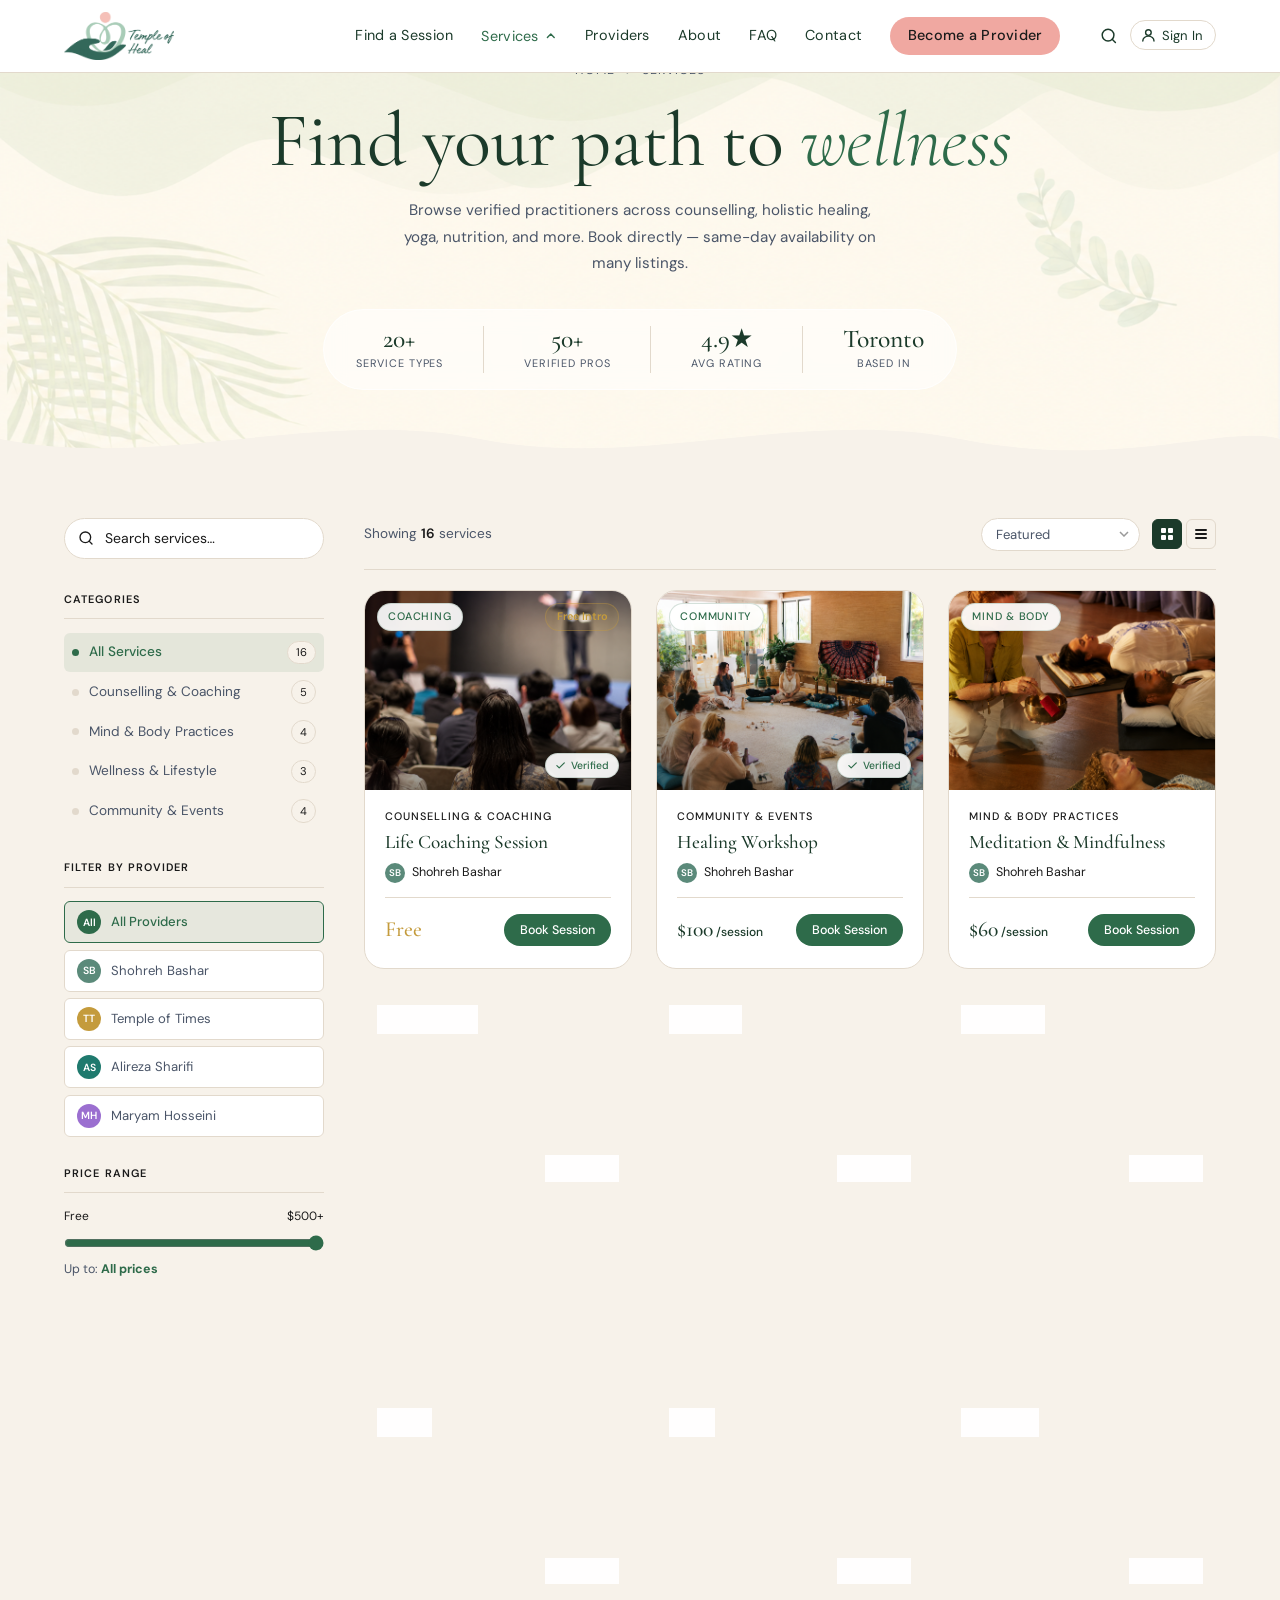
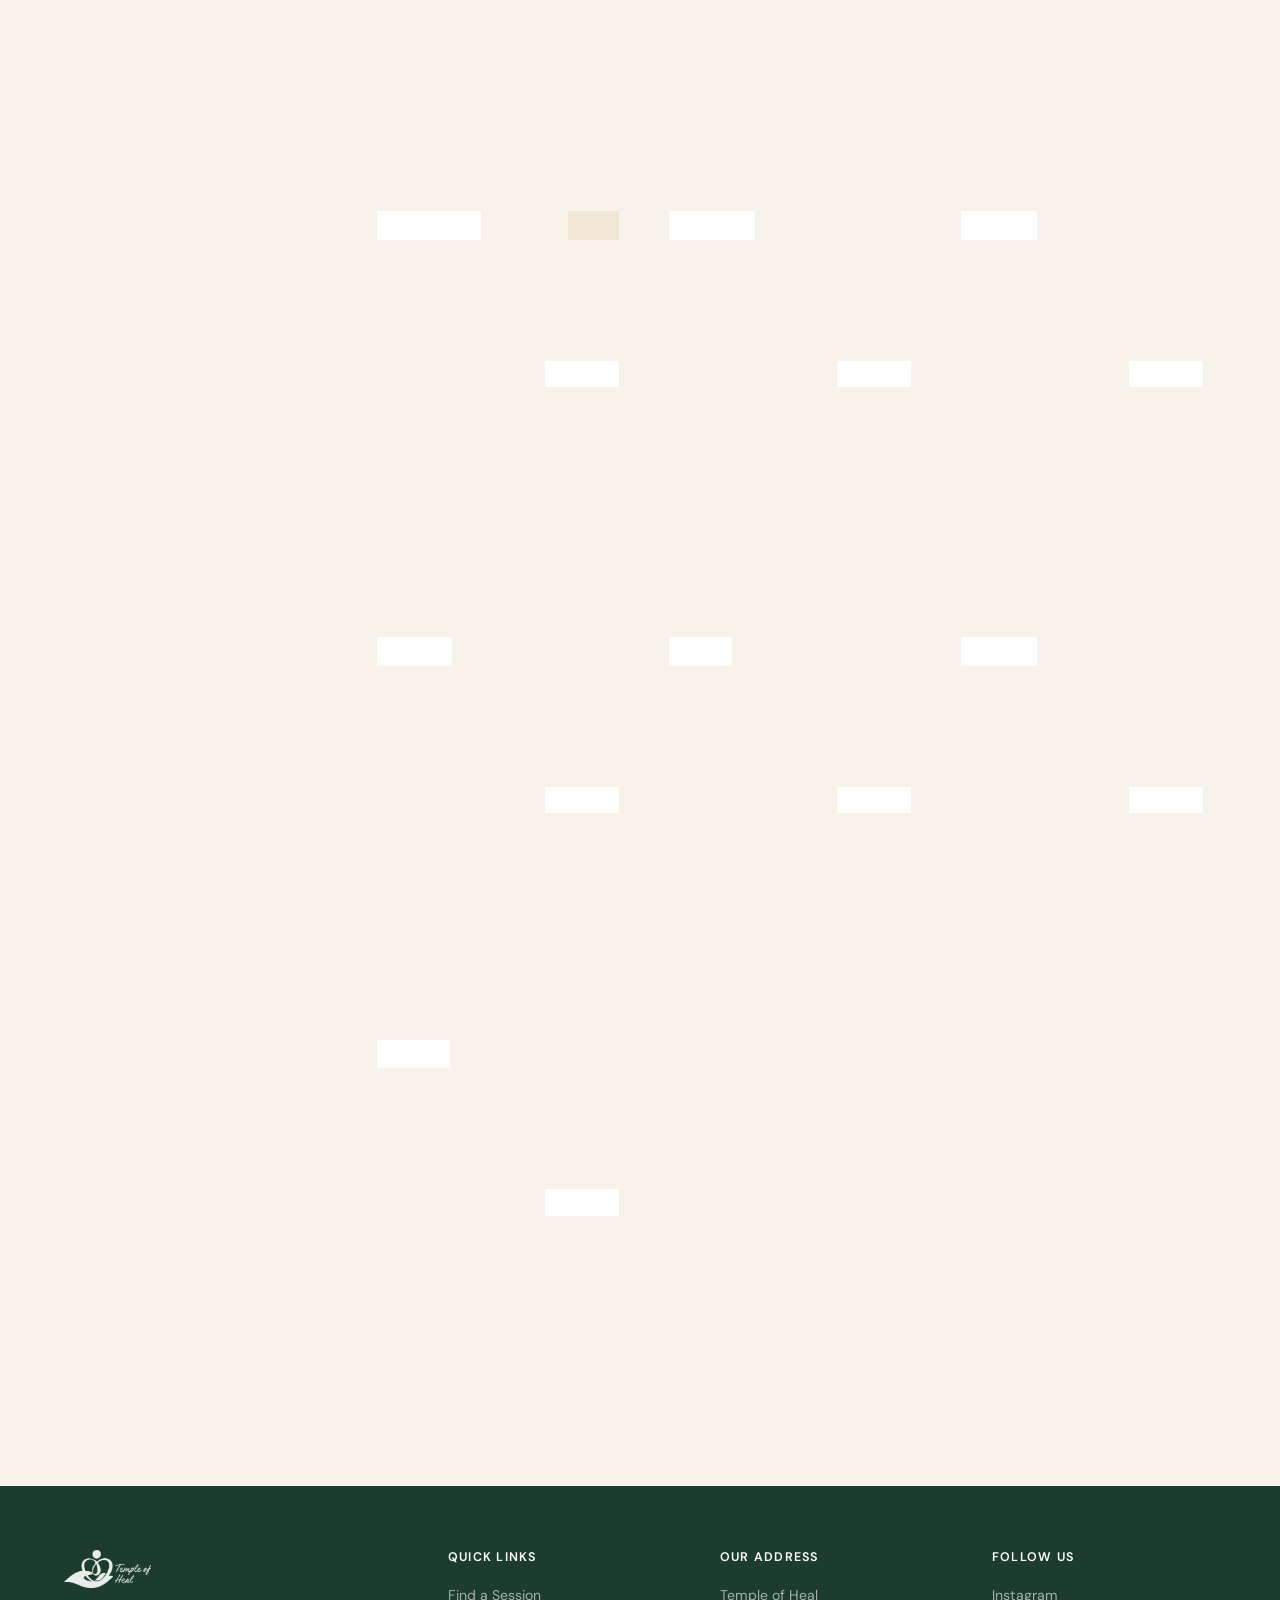
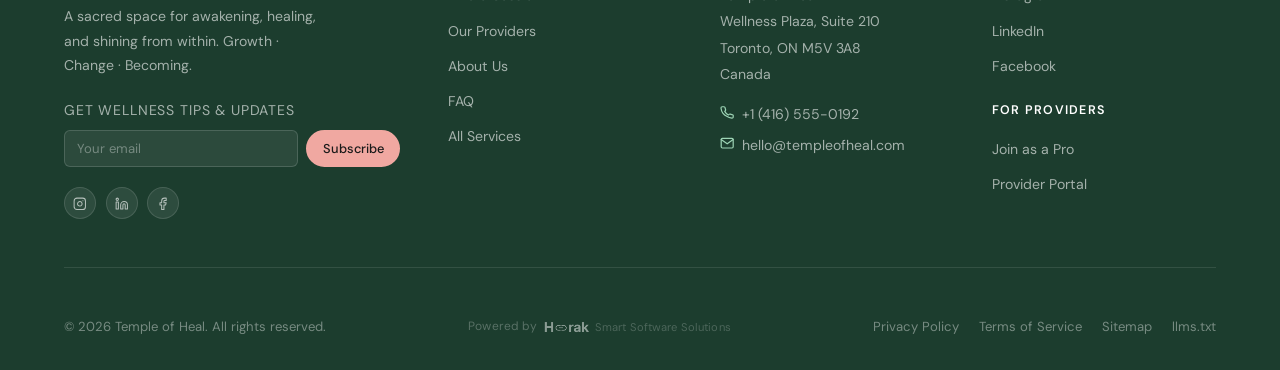
<file: services.html>
<!DOCTYPE html>
<html lang="en">
<head>
  <meta charset="UTF-8">
  <meta name="viewport" content="width=device-width, initial-scale=1.0">
  <title>Services — Temple of Heal</title>
  <meta name="description" content="Browse verified wellness practitioners across counselling, coaching, yoga, meditation, massage, and retreats. Book directly — same-day availability on many listings.">
  <link rel="preconnect" href="https://fonts.googleapis.com">
  <link rel="preconnect" href="https://fonts.gstatic.com" crossorigin>
  <link href="https://fonts.googleapis.com/css2?family=Cormorant+Garamond:ital,wght@0,400;0,500;0,600;0,700;1,400;1,500;1,600&family=DM+Sans:opsz,wght@9..40,300;9..40,400;9..40,500;9..40,600&display=swap" rel="stylesheet">
  <link rel="stylesheet" href="css/styles.css">
  <style>
    /* ── PAGE-LEVEL OVERRIDES ─────────────────────────── */
    body { background: var(--cream); }

    /* ── SERVICES HERO WAVE BANNER ───────────────────── */
    .services-hero {
      position: relative;
      padding: 3.5rem 0 5rem;
      overflow: hidden;
      text-align: center;
      min-height: 360px;
      display: flex;
      flex-direction: column;
      justify-content: center;
    }
    .services-hero-bg {
      position: absolute;
      inset: 0;
      z-index: 0;
    }
    .services-hero-bg img {
      display: block;
      width: 100%; height: 100%;
      object-fit: cover;
      object-position: center top;
      animation: svcHeroZoom 18s ease-in-out infinite;
      transform-origin: center center;
    }
    @keyframes svcHeroZoom {
      0%   { transform: scale(1);    }
      50%  { transform: scale(1.06); }
      100% { transform: scale(1);    }
    }
    .services-hero::before { display: none; }
    .services-hero::after  { display: none; }
    .hero-wave {
      position: absolute;
      bottom: -1px; left: 0; right: 0;
      line-height: 0; pointer-events: none;
    }
    .hero-wave svg { display: block; width: 100%; }
    .services-hero .container { position: relative; z-index: 2; }
    .svc-breadcrumb {
      display: inline-flex; align-items: center; gap: .5rem;
      font-size: .78rem; color: var(--text-mid);
      text-transform: uppercase; letter-spacing: .08em;
      margin-bottom: 1.25rem;
    }
    .svc-breadcrumb a { color: var(--text-mid); text-decoration: none; }
    .svc-breadcrumb a:hover { color: var(--primary); }
    .svc-breadcrumb svg { width: .7rem; height: .7rem; opacity: .5; }
    .svc-hero-title {
      font-family: var(--f-head);
      font-size: clamp(2.8rem, 6vw, 5rem);
      font-weight: 400;
      color: var(--nav-bg);
      line-height: 1.05;
      margin-bottom: 1rem;
      letter-spacing: -.01em;
    }
    .svc-hero-title em { font-style: italic; color: var(--primary); font-weight: 300; }
    .svc-hero-desc {
      font-size: .95rem; color: var(--text-mid);
      max-width: 500px; margin: 0 auto 2rem;
      line-height: 1.75;
    }
    .svc-hero-stats {
      display: inline-flex; gap: 2.5rem;
      padding: 1rem 2rem;
      background: rgba(255,255,255,.55);
      backdrop-filter: blur(10px);
      border-radius: var(--radius-pill);
      border: 1px solid rgba(255,255,255,.7);
    }
    .svc-stat { display: flex; flex-direction: column; align-items: center; }
    .svc-stat-num {
      font-family: var(--f-head);
      font-size: 1.6rem; font-weight: 500;
      color: var(--nav-bg); line-height: 1;
    }
    .svc-stat-label {
      font-size: .68rem; text-transform: uppercase;
      letter-spacing: .08em; color: var(--text-mid);
      margin-top: .2rem;
    }
    .svc-stat-divider { width: 1px; background: var(--border); }

    /* ── SERVICES LAYOUT ─────────────────────────────── */
    .services-layout {
      display: grid;
      grid-template-columns: 260px 1fr;
      gap: 2.5rem;
      padding-block: 3rem 5rem;
    }

    /* ── SIDEBAR ─────────────────────────────────────── */
    .svc-sidebar {
      position: sticky; top: 5.5rem;
      height: fit-content;
    }
    .svc-search-wrap {
      position: relative; margin-bottom: 2rem;
    }
    .svc-search-wrap svg {
      position: absolute; left: .9rem; top: 50%;
      transform: translateY(-50%);
      width: 1rem; height: 1rem;
      color: var(--text-light); pointer-events: none;
    }
    .svc-search-wrap input {
      width: 100%; padding: .65rem 1rem .65rem 2.5rem;
      border: 1.5px solid var(--border); border-radius: var(--radius-pill);
      font-size: .875rem; font-family: var(--f-body);
      background: var(--white); color: var(--text);
      outline: none; transition: border-color var(--trans-fast), box-shadow var(--trans-fast);
    }
    .svc-search-wrap input:focus {
      border-color: var(--primary);
      box-shadow: 0 0 0 3px rgba(46,107,74,.1);
    }
    .svc-search-wrap input::placeholder { color: var(--text-light); }

    .sidebar-section { margin-bottom: 1.75rem; }
    .sidebar-label {
      font-size: .68rem; text-transform: uppercase;
      letter-spacing: .1em; font-weight: 600;
      color: var(--text-light);
      padding-bottom: .6rem;
      border-bottom: 1px solid var(--border);
      margin-bottom: .85rem;
    }
    .cat-list { list-style: none; }
    .svc-cat-item {
      display: flex; align-items: center; justify-content: space-between;
      padding: .5rem .5rem; border-radius: var(--radius-sm);
      cursor: pointer; transition: background var(--trans-fast);
    }
    .svc-cat-item:hover { background: rgba(46,107,74,.06); }
    .svc-cat-item.active { background: rgba(46,107,74,.09); }
    .svc-cat-left { display: flex; align-items: center; gap: .6rem; }
    .svc-cat-dot {
      width: 7px; height: 7px; border-radius: 50%;
      background: var(--border); flex-shrink: 0;
      transition: background var(--trans-fast);
    }
    .svc-cat-item.active .svc-cat-dot { background: var(--primary); }
    .svc-cat-name { font-size: .85rem; color: var(--text-mid); }
    .svc-cat-item.active .svc-cat-name { color: var(--primary); font-weight: 500; }
    .svc-cat-count {
      font-size: .7rem; color: var(--text-light);
      background: var(--cream); padding: .1rem .5rem;
      border-radius: 20px; border: 1px solid var(--border);
    }

    .provider-list { display: flex; flex-direction: column; gap: .4rem; }
    .provider-chip {
      display: flex; align-items: center; gap: .6rem;
      padding: .5rem .75rem; border-radius: var(--radius-sm);
      border: 1.5px solid var(--border);
      background: var(--white); cursor: pointer;
      font-size: .82rem; color: var(--text-mid);
      transition: all var(--trans-fast);
    }
    .provider-chip:hover { border-color: var(--primary); color: var(--text); }
    .provider-chip.active {
      background: rgba(46,107,74,.08);
      border-color: var(--primary);
      color: var(--primary); font-weight: 500;
    }
    .provider-avatar {
      width: 24px; height: 24px; border-radius: 50%;
      background: var(--primary); color: var(--white);
      font-size: .65rem; font-weight: 600;
      display: flex; align-items: center; justify-content: center;
      flex-shrink: 0;
    }
    .price-range-wrap { display: flex; flex-direction: column; gap: .5rem; }
    .price-range-labels { display: flex; justify-content: space-between; font-size: .75rem; color: var(--text-light); }
    .price-range-wrap input[type="range"] {
      width: 100%; accent-color: var(--primary);
    }
    .price-range-value { font-size: .78rem; color: var(--text-mid); }
    .price-range-value strong { color: var(--primary); }

    /* ── PRODUCTS AREA ───────────────────────────────── */
    .products-area {}
    .products-toolbar {
      display: flex; align-items: center; justify-content: space-between;
      padding-bottom: 1.1rem; margin-bottom: 1.25rem;
      border-bottom: 1px solid var(--border);
      flex-wrap: wrap; gap: .75rem;
    }
    .results-count { font-size: .85rem; color: var(--text-mid); }
    .results-count strong { color: var(--text); font-weight: 600; }
    .toolbar-right { display: flex; align-items: center; gap: .75rem; }
    .svc-sort-select {
      border: 1.5px solid var(--border); border-radius: var(--radius-pill);
      padding: .45rem 2rem .45rem .9rem;
      font-size: .82rem; font-family: var(--f-body);
      color: var(--text-mid); background: var(--white);
      outline: none; cursor: pointer;
      appearance: none;
      background-image: url("data:image/svg+xml,%3Csvg xmlns='http://www.w3.org/2000/svg' width='10' height='6' viewBox='0 0 10 6'%3E%3Cpath fill='none' stroke='%239a9a9a' stroke-width='1.5' d='M1 1l4 4 4-4'/%3E%3C/svg%3E");
      background-repeat: no-repeat; background-position: right 10px center;
      transition: border-color var(--trans-fast);
    }
    .svc-sort-select:focus { border-color: var(--primary); }
    .view-toggle { display: flex; gap: .25rem; }
    .view-btn {
      width: 30px; height: 30px; border: 1.5px solid var(--border);
      border-radius: var(--radius-sm); background: none; cursor: pointer;
      display: flex; align-items: center; justify-content: center;
      color: var(--text-light); transition: all var(--trans-fast);
    }
    .view-btn.active { background: var(--nav-bg); border-color: var(--nav-bg); color: var(--white); }
    .view-btn:hover:not(.active) { border-color: var(--primary); color: var(--primary); }

    .active-filters {
      display: flex; align-items: center; gap: .5rem;
      flex-wrap: wrap; margin-bottom: 1.25rem;
    }
    .af-pill {
      display: inline-flex; align-items: center; gap: .4rem;
      background: rgba(46,107,74,.09); border: 1px solid rgba(46,107,74,.25);
      color: var(--primary); font-size: .78rem;
      padding: .25rem .75rem; border-radius: 40px; cursor: pointer;
    }
    .af-pill-x { font-size: .9rem; line-height: 1; }
    .af-clear { font-size: .78rem; color: var(--text-light); background: none; border: none; cursor: pointer; text-decoration: underline; }
    .af-clear:hover { color: var(--primary); }

    /* ── PRODUCT GRID ─────────────────────────────────── */
    .product-grid {
      display: grid;
      grid-template-columns: repeat(auto-fill, minmax(230px, 1fr));
      gap: 1.5rem;
    }
    .product-card {
      background: var(--white);
      border: 1.5px solid var(--border);
      border-radius: var(--radius-lg);
      overflow: hidden;
      cursor: pointer;
      transition: transform var(--trans), box-shadow var(--trans), border-color var(--trans);
      animation: fadeUpCard .4s ease both;
    }
    .product-card:hover {
      transform: translateY(-5px);
      box-shadow: 0 16px 40px rgba(0,0,0,.09);
      border-color: rgba(46,107,74,.3);
    }
    .product-card:nth-child(2) { animation-delay: .05s; }
    .product-card:nth-child(3) { animation-delay: .10s; }
    .product-card:nth-child(4) { animation-delay: .15s; }
    .product-card:nth-child(5) { animation-delay: .20s; }
    .product-card:nth-child(6) { animation-delay: .25s; }
    @keyframes fadeUpCard {
      from { opacity: 0; transform: translateY(18px); }
      to   { opacity: 1; transform: translateY(0); }
    }

    .card-img-wrap {
      position: relative; aspect-ratio: 4/3; overflow: hidden;
      background: var(--cream);
    }
    .card-img-wrap img {
      width: 100%; height: 100%; object-fit: cover;
      transition: transform .55s ease;
    }
    .product-card:hover .card-img-wrap img { transform: scale(1.05); }
    .card-img-badge {
      position: absolute; top: .75rem; left: .75rem;
      background: rgba(255,255,255,.92); backdrop-filter: blur(8px);
      color: var(--primary); font-size: .68rem; font-weight: 500;
      text-transform: uppercase; letter-spacing: .07em;
      padding: .25rem .65rem; border-radius: 40px;
      border: 1px solid rgba(46,107,74,.2);
    }
    .card-img-free {
      position: absolute; top: .75rem; right: .75rem;
      background: rgba(196,155,60,.12);
      color: var(--gold); font-size: .68rem; font-weight: 600;
      padding: .25rem .65rem; border-radius: 40px;
      border: 1px solid rgba(196,155,60,.35);
    }
    .card-img-verified {
      position: absolute; bottom: .75rem; right: .75rem;
      background: rgba(255,255,255,.92); backdrop-filter: blur(8px);
      color: var(--primary); font-size: .65rem; font-weight: 500;
      padding: .2rem .55rem; border-radius: 40px;
      display: flex; align-items: center; gap: .3rem;
      border: 1px solid rgba(46,107,74,.2);
    }
    .card-img-verified svg { width: .7rem; height: .7rem; }

    .card-body { padding: 1.1rem 1.25rem 1.25rem; }
    .card-category {
      font-size: .68rem; text-transform: uppercase;
      letter-spacing: .09em; color: var(--text-light);
      font-weight: 500; margin-bottom: .35rem;
    }
    .card-title {
      font-family: var(--f-head);
      font-size: 1.2rem; font-weight: 500; line-height: 1.2;
      color: var(--nav-bg); margin-bottom: .5rem;
    }
    .card-provider {
      display: flex; align-items: center; gap: .45rem;
      font-size: .78rem; color: var(--text-light); margin-bottom: .9rem;
    }
    .card-provider-avatar {
      width: 20px; height: 20px; border-radius: 50%;
      background: var(--primary); color: var(--white);
      font-size: .6rem; font-weight: 600;
      display: flex; align-items: center; justify-content: center;
      flex-shrink: 0;
    }
    .card-footer {
      display: flex; align-items: center; justify-content: space-between;
      padding-top: .85rem; border-top: 1px solid var(--border);
    }
    .card-price {
      font-family: var(--f-head);
      font-size: 1.35rem; font-weight: 500; color: var(--nav-bg);
    }
    .card-price-from { font-size: .72rem; color: var(--text-light); font-family: var(--f-body); margin-right: .15rem; }
    .card-price-unit { font-size: .75rem; color: var(--text-light); font-family: var(--f-body); }
    .card-price-free { color: var(--gold); }
    .btn-book {
      background: var(--primary); color: var(--white);
      border: none; cursor: pointer;
      padding: .5rem 1rem; border-radius: var(--radius-pill);
      font-size: .78rem; font-weight: 500;
      font-family: var(--f-body);
      transition: background var(--trans-fast), transform var(--trans-fast);
      white-space: nowrap;
    }
    .btn-book:hover { background: var(--primary-h); transform: scale(1.03); }

    /* No results */
    .no-results {
      grid-column: 1/-1; text-align: center;
      padding: 4rem 1rem; color: var(--text-light);
    }
    .no-results svg { width: 3rem; height: 3rem; margin-bottom: 1rem; opacity: .4; }
    .no-results h3 { font-family: var(--f-head); font-size: 1.5rem; color: var(--text); margin-bottom: .5rem; }

    /* Mobile filter btn */
    .mobile-filter-btn {
      display: none; align-items: center; gap: .5rem;
      background: var(--nav-bg); color: var(--white);
      border: none; padding: .65rem 1.25rem; border-radius: var(--radius-pill);
      font-size: .85rem; font-weight: 500; cursor: pointer;
      font-family: var(--f-body); margin-bottom: 1rem;
    }

    /* ── MOBILE DRAWER ───────────────────────────────── */
    .filter-overlay {
      display: none; position: fixed; inset: 0; z-index: 300;
      background: rgba(0,0,0,.45); backdrop-filter: blur(4px);
    }
    .filter-drawer {
      position: absolute; left: 0; top: 0; bottom: 0; width: 300px;
      background: var(--white); padding: 1.5rem; overflow-y: auto;
      transform: translateX(-100%); transition: transform .3s ease;
    }
    .filter-overlay.open { display: flex; }
    .filter-overlay.open .filter-drawer { transform: translateX(0); }
    .drawer-header {
      display: flex; align-items: center; justify-content: space-between;
      margin-bottom: 1.5rem;
    }
    .drawer-title { font-family: var(--f-head); font-size: 1.5rem; color: var(--nav-bg); }
    .drawer-close { background: none; border: none; font-size: 1.2rem; cursor: pointer; color: var(--text-light); }

    /* ── BOOKING MODAL ───────────────────────────────── */
    .bk-overlay {
      position: fixed; inset: 0; z-index: 5000;
      background: rgba(10,20,15,.55); backdrop-filter: blur(6px);
      display: flex; align-items: center; justify-content: center;
      padding: 1rem;
      opacity: 0; pointer-events: none; transition: opacity .25s;
    }
    .bk-overlay.open { opacity: 1; pointer-events: auto; }
    .bk-modal {
      background: var(--white); border-radius: var(--radius-lg);
      width: 100%; max-width: 520px; max-height: 90vh;
      overflow-y: auto; box-shadow: 0 32px 80px rgba(0,0,0,.25);
      transform: translateY(20px) scale(.97);
      transition: transform .28s cubic-bezier(.22,1,.36,1);
    }
    .bk-overlay.open .bk-modal { transform: translateY(0) scale(1); }

    /* Header */
    .bk-header {
      display: flex; align-items: flex-start; justify-content: space-between;
      padding: 1.5rem 1.5rem 1rem; border-bottom: 1px solid var(--border);
      gap: 1rem;
    }
    .bk-service-name { font-family: var(--f-head); font-size: 1.35rem; font-weight: 500; color: var(--nav-bg); line-height: 1.2; }
    .bk-service-meta { font-size: .78rem; color: var(--text-mid); margin-top: .25rem; }
    .bk-price { font-family: var(--f-head); font-size: 1.5rem; font-weight: 500; color: var(--primary); white-space: nowrap; }
    .bk-price.free { color: var(--gold); }
    .bk-close {
      background: none; border: none; cursor: pointer;
      color: var(--text-mid); padding: .25rem; border-radius: 50%;
      line-height: 0; flex-shrink: 0; transition: background .15s;
    }
    .bk-close:hover { background: var(--cream); color: var(--text); }
    .bk-close svg { width: 1.1rem; height: 1.1rem; }

    /* Progress steps */
    .bk-steps {
      display: flex; align-items: center;
      padding: 1rem 1.5rem; gap: 0;
    }
    .bk-step-item {
      display: flex; align-items: center; gap: .4rem; flex: 1;
    }
    .bk-step-item:last-child { flex: 0; }
    .bk-step-dot {
      width: 1.5rem; height: 1.5rem; border-radius: 50%; flex-shrink: 0;
      border: 2px solid var(--border); background: var(--white);
      font-size: .65rem; font-weight: 700; color: var(--text-mid);
      display: flex; align-items: center; justify-content: center;
      transition: all .2s;
    }
    .bk-step-item.active  .bk-step-dot { border-color: var(--primary); background: var(--primary); color: var(--white); }
    .bk-step-item.done    .bk-step-dot { border-color: #38a169; background: #38a169; color: var(--white); }
    .bk-step-label { font-size: .7rem; color: var(--text-mid); white-space: nowrap; }
    .bk-step-item.active .bk-step-label { color: var(--primary); font-weight: 500; }
    .bk-step-item.done  .bk-step-label { color: #38a169; }
    .bk-step-line { flex: 1; height: 1px; background: var(--border); margin: 0 .3rem; }
    .bk-step-item.done + .bk-step-line,
    .bk-step-line.done { background: #38a169; }

    /* Body */
    .bk-body { padding: 1.5rem; }
    .bk-section-title { font-size: .78rem; font-weight: 600; text-transform: uppercase; letter-spacing: .08em; color: var(--text-mid); margin-bottom: 1rem; }

    /* Date pills */
    .bk-dates { display: flex; gap: .5rem; flex-wrap: wrap; }
    .bk-date-pill {
      display: flex; flex-direction: column; align-items: center;
      padding: .6rem .9rem; border-radius: var(--radius);
      border: 1.5px solid var(--border); cursor: pointer; background: var(--white);
      font-family: var(--f-body); transition: all .15s; min-width: 54px;
    }
    .bk-date-pill .day  { font-size: .65rem; text-transform: uppercase; letter-spacing: .06em; color: var(--text-mid); }
    .bk-date-pill .num  { font-family: var(--f-head); font-size: 1.35rem; color: var(--nav-bg); line-height: 1; }
    .bk-date-pill .mon  { font-size: .65rem; color: var(--text-mid); }
    .bk-date-pill:hover:not(.unavail) { border-color: var(--primary); }
    .bk-date-pill.selected { border-color: var(--primary); background: rgba(46,107,74,.07); }
    .bk-date-pill.selected .num { color: var(--primary); }
    .bk-date-pill.unavail { opacity: .38; cursor: default; }

    /* Time pills */
    .bk-times { display: flex; gap: .5rem; flex-wrap: wrap; margin-top: 1.25rem; }
    .bk-time-pill {
      padding: .5rem 1rem; border-radius: var(--radius-pill);
      border: 1.5px solid var(--border); cursor: pointer; background: var(--white);
      font-size: .85rem; font-family: var(--f-body); color: var(--text-mid);
      transition: all .15s;
    }
    .bk-time-pill:hover { border-color: var(--primary); color: var(--primary); }
    .bk-time-pill.selected { border-color: var(--primary); background: rgba(46,107,74,.08); color: var(--primary); font-weight: 500; }
    .bk-no-slots { font-size: .82rem; color: var(--text-mid); font-style: italic; margin-top: 1.25rem; }

    /* Duration */
    .bk-durations { display: flex; gap: .5rem; flex-wrap: wrap; }
    .bk-dur-btn {
      flex: 1; min-width: 100px; padding: .65rem .5rem;
      border: 1.5px solid var(--border); border-radius: var(--radius);
      background: none; cursor: pointer; font-family: var(--f-body);
      text-align: center; transition: all .15s;
    }
    .bk-dur-btn .dur-time { display: block; font-size: .9rem; font-weight: 600; color: var(--nav-bg); }
    .bk-dur-btn .dur-price { display: block; font-size: .75rem; color: var(--text-mid); margin-top: .15rem; }
    .bk-dur-btn:hover { border-color: var(--primary); }
    .bk-dur-btn.selected { border-color: var(--primary); background: rgba(46,107,74,.07); }
    .bk-dur-btn.selected .dur-time { color: var(--primary); }

    /* Form */
    .bk-field { margin-bottom: 1rem; }
    .bk-label { font-size: .8rem; font-weight: 500; color: var(--text-mid); display: block; margin-bottom: .4rem; }
    .bk-input {
      width: 100%; padding: .65rem .9rem;
      border: 1.5px solid var(--border); border-radius: var(--radius);
      font-size: .9rem; font-family: var(--f-body); color: var(--text);
      background: var(--white); outline: none; box-sizing: border-box;
      transition: border-color .2s, box-shadow .2s;
    }
    .bk-input:focus { border-color: var(--primary); box-shadow: 0 0 0 3px rgba(46,107,74,.09); }
    .bk-input::placeholder { color: #A0ADB8; }
    .bk-row { display: grid; grid-template-columns: 1fr 1fr; gap: .75rem; }

    /* Booking summary */
    .bk-summary {
      background: var(--cream); border-radius: var(--radius); padding: 1rem 1.25rem;
      margin-bottom: 1.25rem;
    }
    .bk-summary-row {
      display: flex; align-items: center; justify-content: space-between;
      font-size: .82rem; padding: .3rem 0;
    }
    .bk-summary-row .lbl { color: var(--text-mid); }
    .bk-summary-row .val { font-weight: 500; color: var(--text); }

    /* Success */
    .bk-success { text-align: center; padding: 2rem 1rem; }
    .bk-success-icon {
      width: 4rem; height: 4rem; border-radius: 50%;
      background: rgba(56,161,105,.1); margin: 0 auto 1.25rem;
      display: flex; align-items: center; justify-content: center;
    }
    .bk-success-icon svg { width: 2rem; height: 2rem; color: #38a169; }
    .bk-success h3 { font-family: var(--f-head); font-size: 1.75rem; color: var(--nav-bg); margin-bottom: .5rem; }
    .bk-success p { font-size: .875rem; color: var(--text-mid); line-height: 1.7; margin-bottom: 1.5rem; }
    .bk-success-ref { font-size: .75rem; color: var(--text-mid); background: var(--cream); padding: .4rem .9rem; border-radius: var(--radius-pill); display: inline-block; }

    /* Footer */
    .bk-footer {
      display: flex; align-items: center; justify-content: space-between;
      padding: 1rem 1.5rem; border-top: 1px solid var(--border);
      gap: .75rem;
    }
    .bk-back {
      background: none; border: 1.5px solid var(--border); color: var(--text-mid);
      padding: .6rem 1.25rem; border-radius: var(--radius-pill);
      font-size: .875rem; font-weight: 500; font-family: var(--f-body);
      cursor: pointer; transition: all .2s;
    }
    .bk-back:hover { border-color: var(--primary); color: var(--primary); }
    .bk-next {
      background: var(--primary); color: var(--white); border: none;
      padding: .65rem 1.75rem; border-radius: var(--radius-pill);
      font-size: .9rem; font-weight: 500; font-family: var(--f-body);
      cursor: pointer; transition: background .2s;
    }
    .bk-next:hover { background: var(--primary-h); }
    .bk-next:disabled { opacity: .45; cursor: default; }

    /* Payment step */
    .bk-pay-summary {
      background: var(--cream); border-radius: var(--radius);
      padding: .85rem 1rem; margin-bottom: 1.25rem;
      display: flex; align-items: center; justify-content: space-between; gap: 1rem;
    }
    .bk-pay-summary-info { font-size: .83rem; color: var(--text-mid); }
    .bk-pay-summary-info strong { display: block; font-size: .9rem; color: var(--text); margin-bottom: .15rem; }
    .bk-pay-total { font-family: var(--f-head); font-size: 1.5rem; font-weight: 500; color: var(--nav-bg); white-space: nowrap; }
    .bk-pay-total.free { color: var(--gold); font-size: 1.1rem; }
    .bk-pay-field { margin-bottom: .9rem; }
    .bk-pay-label { display: block; font-size: .75rem; font-weight: 500; color: var(--text-mid); margin-bottom: .35rem; }
    .bk-pay-row { display: grid; grid-template-columns: 1fr 1fr; gap: .75rem; }
    .bk-card-wrap { position: relative; }
    .bk-pay-input {
      width: 100%; padding: .7rem .95rem;
      border: 1.5px solid var(--border); border-radius: var(--radius);
      font-size: .9rem; font-family: var(--f-body); color: var(--text);
      background: var(--white); outline: none; box-sizing: border-box;
      transition: border-color .2s, box-shadow .2s; letter-spacing: .04em;
    }
    .bk-pay-input:focus { border-color: var(--primary); box-shadow: 0 0 0 3px rgba(46,107,74,.09); }
    .bk-pay-input::placeholder { color: #A0ADB8; letter-spacing: normal; }
    .bk-pay-input.error { border-color: #e53e3e; box-shadow: 0 0 0 3px rgba(229,62,62,.09); }
    .bk-card-icons {
      position: absolute; right: .75rem; top: 50%; transform: translateY(-50%);
      display: flex; gap: .3rem; align-items: center; pointer-events: none;
    }
    .bk-security {
      display: flex; align-items: flex-start; gap: .6rem;
      background: rgba(56,161,105,.06); border: 1px solid rgba(56,161,105,.2);
      border-radius: var(--radius); padding: .65rem .9rem;
      font-size: .73rem; color: #2f855a; margin: 1rem 0;
      line-height: 1.5;
    }
    .bk-security svg { width: 1rem; height: 1rem; flex-shrink: 0; margin-top: .05rem; }
    .bk-pay-btn {
      width: 100%; padding: .9rem;
      background: var(--nav-bg); color: var(--white);
      border: none; border-radius: var(--radius-pill);
      font-size: 1rem; font-weight: 600; font-family: var(--f-body);
      cursor: pointer; transition: background .2s;
      display: flex; align-items: center; justify-content: center; gap: .5rem;
    }
    .bk-pay-btn:hover { background: var(--primary); }
    .bk-pay-btn svg { width: 1rem; height: 1rem; }
    .bk-pay-note { font-size: .7rem; color: var(--text-mid); text-align: center; margin-top: .5rem; }
    .bk-free-note {
      text-align: center; padding: 1rem 1.25rem;
      background: rgba(196,155,60,.07); border: 1px solid rgba(196,155,60,.25);
      border-radius: var(--radius); margin-bottom: 1rem;
      font-size: .85rem; color: #92701a; line-height: 1.6;
    }
    .bk-powered-by {
      display: flex; align-items: center; justify-content: center; gap: .5rem;
      font-size: .7rem; color: var(--text-mid); margin-top: .75rem;
    }

    /* ── RESPONSIVE ──────────────────────────────────── */
    @media (max-width: 900px) {
      .services-layout { grid-template-columns: 1fr; }
      .svc-sidebar { display: none; position: static; }
      .mobile-filter-btn { display: flex; }
      .svc-hero-stats { gap: 1.25rem; padding: .75rem 1.25rem; }
    }
    @media (max-width: 560px) {
      .product-grid { grid-template-columns: 1fr; }
      .svc-hero-title { font-size: 2.4rem; }
    }
  </style>
</head>
<body>

<!-- ── NAV (matches homepage) ────────────────────── -->
<header class="site-header" id="site-header">
  <nav class="nav container" aria-label="Main navigation">
    <a href="index.html" class="nav-logo" aria-label="Temple of Heal – Home">
      <img src="assets/logo.png" alt="Temple of Heal" class="nav-logo-img">
    </a>
    <div class="nav-links" role="list">
      <a href="index.html#find-session" role="listitem">Find a Session</a>
      <div class="nav-mega-wrap" role="listitem">
        <button class="nav-mega-trigger active" id="mega-trigger" aria-haspopup="true" aria-expanded="false">
          Services
          <svg class="mega-chevron" viewBox="0 0 24 24" fill="none" stroke="currentColor" stroke-width="2.5" stroke-linecap="round" stroke-linejoin="round" aria-hidden="true"><path d="m6 9 6 6 6-6"/></svg>
        </button>
      </div>
      <a href="index.html#our-experts" role="listitem">Providers</a>
      <a href="index.html#why-us" role="listitem">About</a>
      <a href="index.html#faq" role="listitem">FAQ</a>
      <a href="index.html#contact" role="listitem">Contact</a>
      <a href="become-a-provider.html" class="nav-cta" role="listitem">Become a Provider</a>
    </div>
    <div class="nav-icons" aria-label="Site actions">
      <button class="nav-icon-btn" aria-label="Search">
        <svg viewBox="0 0 24 24" fill="none" stroke="currentColor" stroke-width="2" stroke-linecap="round" stroke-linejoin="round"><circle cx="11" cy="11" r="8"/><path d="m21 21-4.35-4.35"/></svg>
      </button>
      <div class="nav-account-wrap" id="nav-account-wrap">
        <button class="nav-account-btn" id="nav-account-btn" aria-haspopup="true" aria-expanded="false" aria-label="Account menu">
          <svg viewBox="0 0 24 24" fill="none" stroke="currentColor" stroke-width="2" stroke-linecap="round" stroke-linejoin="round" aria-hidden="true"><circle cx="12" cy="8" r="4"/><path d="M4 20c0-4 3.6-7 8-7s8 3 8 7"/></svg>
          <span>Sign In</span>
        </button>
        <div class="nav-account-dropdown" id="nav-account-dropdown" aria-hidden="true">
          <div class="nad-header">
            <p class="nad-greeting">Welcome to Temple of Heal</p>
            <p class="nad-sub">Sign in to book sessions &amp; manage your wellness journey.</p>
          </div>
          <a href="account.html" class="nad-btn nad-btn-primary">Sign In</a>
          <a href="account.html?tab=register" class="nad-btn nad-btn-outline">Create Account</a>
          <div class="nad-divider"></div>
          <a href="account.html?tab=register&type=provider" class="nad-link">
            <svg viewBox="0 0 24 24" fill="none" stroke="currentColor" stroke-width="2" stroke-linecap="round" stroke-linejoin="round" aria-hidden="true"><path d="M16 21v-2a4 4 0 0 0-4-4H6a4 4 0 0 0-4 4v2"/><circle cx="9" cy="7" r="4"/><line x1="19" y1="8" x2="19" y2="14"/><line x1="22" y1="11" x2="16" y2="11"/></svg>
            Join as a Provider
          </a>
          <a href="account.html?section=bookings" class="nad-link">
            <svg viewBox="0 0 24 24" fill="none" stroke="currentColor" stroke-width="2" stroke-linecap="round" stroke-linejoin="round" aria-hidden="true"><rect x="3" y="4" width="18" height="18" rx="2" ry="2"/><line x1="16" y1="2" x2="16" y2="6"/><line x1="8" y1="2" x2="8" y2="6"/><line x1="3" y1="10" x2="21" y2="10"/></svg>
            My Bookings
          </a>
        </div>
      </div>
    </div>
    <button class="nav-hamburger" id="nav-hamburger" aria-label="Open menu" aria-expanded="false">
      <span></span><span></span><span></span>
    </button>
  </nav>

  <!-- ── MEGA MENU ── -->
  <div class="mega-menu" id="mega-menu" role="navigation" aria-label="Services navigation" aria-hidden="true">
    <div class="container">
      <div class="mega-inner">
        <div class="mega-col mega-categories">
          <p class="mega-label">Browse by Category</p>
          <a href="services.html" class="mega-cat" data-cat="counseling">
            <div class="mega-cat-icon" style="--ci:#4F8EF7"><svg viewBox="0 0 24 24" fill="none" stroke="currentColor" stroke-width="1.8" stroke-linecap="round" stroke-linejoin="round" aria-hidden="true"><path d="M21 15a2 2 0 0 1-2 2H7l-4 4V5a2 2 0 0 1 2-2h14a2 2 0 0 1 2 2z"/></svg></div>
            <div class="mega-cat-text"><strong>Counselling &amp; Coaching</strong><span>1-on-1 therapy, NLP &amp; life coaching</span></div>
            <svg class="mega-cat-arrow" viewBox="0 0 24 24" fill="none" stroke="currentColor" stroke-width="2" stroke-linecap="round" stroke-linejoin="round" aria-hidden="true"><path d="M5 12h14"/><path d="m12 5 7 7-7 7"/></svg>
          </a>
          <a href="services.html" class="mega-cat" data-cat="mind">
            <div class="mega-cat-icon" style="--ci:#3CB880"><svg viewBox="0 0 24 24" fill="none" stroke="currentColor" stroke-width="1.8" stroke-linecap="round" stroke-linejoin="round" aria-hidden="true"><path d="M22 12h-4l-3 9L9 3l-3 9H2"/></svg></div>
            <div class="mega-cat-text"><strong>Mind &amp; Body Practices</strong><span>Yoga, meditation &amp; mindfulness</span></div>
            <svg class="mega-cat-arrow" viewBox="0 0 24 24" fill="none" stroke="currentColor" stroke-width="2" stroke-linecap="round" stroke-linejoin="round" aria-hidden="true"><path d="M5 12h14"/><path d="m12 5 7 7-7 7"/></svg>
          </a>
          <a href="services.html" class="mega-cat" data-cat="wellness">
            <div class="mega-cat-icon" style="--ci:#E07B3E"><svg viewBox="0 0 24 24" fill="none" stroke="currentColor" stroke-width="1.8" stroke-linecap="round" stroke-linejoin="round" aria-hidden="true"><path d="M12 22s-8-4.5-8-11.8A8 8 0 0 1 12 2a8 8 0 0 1 8 8.2c0 7.3-8 11.8-8 11.8z"/></svg></div>
            <div class="mega-cat-text"><strong>Wellness &amp; Lifestyle</strong><span>Massage, energy healing &amp; nutrition</span></div>
            <svg class="mega-cat-arrow" viewBox="0 0 24 24" fill="none" stroke="currentColor" stroke-width="2" stroke-linecap="round" stroke-linejoin="round" aria-hidden="true"><path d="M5 12h14"/><path d="m12 5 7 7-7 7"/></svg>
          </a>
          <a href="services.html" class="mega-cat" data-cat="community">
            <div class="mega-cat-icon" style="--ci:#9B6FD0"><svg viewBox="0 0 24 24" fill="none" stroke="currentColor" stroke-width="1.8" stroke-linecap="round" stroke-linejoin="round" aria-hidden="true"><path d="M17 21v-2a4 4 0 0 0-4-4H5a4 4 0 0 0-4 4v2"/><circle cx="9" cy="7" r="4"/><path d="M23 21v-2a4 4 0 0 0-3-3.87"/><path d="M16 3.13a4 4 0 0 1 0 7.75"/></svg></div>
            <div class="mega-cat-text"><strong>Community &amp; Events</strong><span>Workshops, circles &amp; retreats</span></div>
            <svg class="mega-cat-arrow" viewBox="0 0 24 24" fill="none" stroke="currentColor" stroke-width="2" stroke-linecap="round" stroke-linejoin="round" aria-hidden="true"><path d="M5 12h14"/><path d="m12 5 7 7-7 7"/></svg>
          </a>
        </div>
        <div class="mega-divider" aria-hidden="true"></div>
        <div class="mega-col mega-featured">
          <p class="mega-label">Popular Right Now</p>
          <a href="services.html" class="mega-service">
            <img src="assets/sessions/session-coaching.png" alt="Life Coaching" class="mega-service-img">
            <div class="mega-service-body"><strong>Life Coaching Session</strong><span>Shohreh Bashar</span><span class="mega-service-price mega-price-free">Free intro</span></div>
          </a>
          <a href="services.html" class="mega-service">
            <img src="assets/sessions/session-meditation.png" alt="Sound Healing" class="mega-service-img">
            <div class="mega-service-body"><strong>Sound Healing</strong><span>Shohreh Bashar</span><span class="mega-service-price">$80 / session</span></div>
          </a>
          <a href="services.html" class="mega-service">
            <img src="assets/sessions/session-retreat.png" alt="Wellness Retreat" class="mega-service-img">
            <div class="mega-service-body"><strong>Wellness Retreat</strong><span>Temple of Times</span><span class="mega-service-price">from $500</span></div>
          </a>
          <a href="services.html" class="mega-view-all">View All Services <svg viewBox="0 0 24 24" fill="none" stroke="currentColor" stroke-width="2" stroke-linecap="round" stroke-linejoin="round" aria-hidden="true"><path d="M5 12h14"/><path d="m12 5 7 7-7 7"/></svg></a>
        </div>
      </div>
    </div>
  </div>
</header>

<!-- Mobile nav drawer -->
<div class="mobile-nav" id="mobile-nav" aria-hidden="true">
  <div class="mobile-nav-backdrop" id="mobile-backdrop"></div>
  <div class="mobile-nav-drawer" role="dialog" aria-label="Navigation menu">
    <div style="margin-bottom:1.5rem">
      <a href="index.html" aria-label="Temple of Heal – Home">
        <img src="assets/logo.png" alt="Temple of Heal" style="height:36px;width:auto;filter:brightness(0) invert(1);opacity:.9">
      </a>
    </div>
    <nav class="mobile-nav-links">
      <a href="index.html#find-session">Find a Session</a>
      <a href="index.html#our-experts">Providers</a>
      <a href="index.html#why-us">About</a>
      <a href="index.html#faq">FAQ</a>
      <a href="index.html#contact">Contact</a>
    </nav>
    <div class="mobile-nav-ctas">
      <a href="index.html#find-session" class="btn btn-primary">Get Started</a>
      <a href="index.html#become-provider" class="btn btn-outline-white">Become a Provider</a>
    </div>
  </div>
</div>

<!-- ── SERVICES HERO WAVE BANNER ─────────────────── -->
<section class="services-hero" aria-label="Services page header">
  <div class="services-hero-bg" aria-hidden="true">
    <img src="assets/services-hero.png" alt="">
  </div>
  <div class="container">
    <nav class="svc-breadcrumb" aria-label="Breadcrumb">
      <a href="index.html">Home</a>
      <svg viewBox="0 0 24 24" fill="none" stroke="currentColor" stroke-width="2.5" stroke-linecap="round" stroke-linejoin="round"><path d="m9 18 6-6-6-6"/></svg>
      <span>Services</span>
    </nav>
    <h1 class="svc-hero-title">Find your path to <em>wellness</em></h1>
    <p class="svc-hero-desc">Browse verified practitioners across counselling, holistic healing, yoga, nutrition, and more. Book directly — same-day availability on many listings.</p>
    <div class="svc-hero-stats">
      <div class="svc-stat">
        <span class="svc-stat-num">20+</span>
        <span class="svc-stat-label">Service Types</span>
      </div>
      <div class="svc-stat-divider"></div>
      <div class="svc-stat">
        <span class="svc-stat-num">50+</span>
        <span class="svc-stat-label">Verified Pros</span>
      </div>
      <div class="svc-stat-divider"></div>
      <div class="svc-stat">
        <span class="svc-stat-num">4.9★</span>
        <span class="svc-stat-label">Avg Rating</span>
      </div>
      <div class="svc-stat-divider"></div>
      <div class="svc-stat">
        <span class="svc-stat-num">Toronto</span>
        <span class="svc-stat-label">Based In</span>
      </div>
    </div>
  </div>
  <!-- Wave bottom edge -->
  <div class="hero-wave">
    <svg viewBox="0 0 1440 72" xmlns="http://www.w3.org/2000/svg" preserveAspectRatio="none">
      <path d="M0,36 C180,72 360,0 540,36 C720,72 900,0 1080,36 C1260,72 1380,18 1440,36 L1440,72 L0,72 Z" fill="var(--cream)"/>
    </svg>
  </div>
</section>

<!-- ── MAIN CONTENT ───────────────────────────────── -->
<main>
  <div class="container">
    <div class="services-layout">

      <!-- SIDEBAR -->
      <aside class="svc-sidebar" aria-label="Filter services">

        <div class="svc-search-wrap">
          <svg viewBox="0 0 24 24" fill="none" stroke="currentColor" stroke-width="2" stroke-linecap="round" stroke-linejoin="round"><circle cx="11" cy="11" r="8"/><path d="m21 21-4.35-4.35"/></svg>
          <input type="search" id="svc-search" placeholder="Search services…" aria-label="Search services" oninput="applyFilters()">
        </div>

        <div class="sidebar-section">
          <div class="sidebar-label">Categories</div>
          <ul class="cat-list" id="cat-list">
            <li class="svc-cat-item active" data-cat="all" onclick="setCategory('all',this)">
              <div class="svc-cat-left"><div class="svc-cat-dot"></div><span class="svc-cat-name">All Services</span></div>
              <span class="svc-cat-count" id="count-all">16</span>
            </li>
            <li class="svc-cat-item" data-cat="counseling" onclick="setCategory('counseling',this)">
              <div class="svc-cat-left"><div class="svc-cat-dot"></div><span class="svc-cat-name">Counselling &amp; Coaching</span></div>
              <span class="svc-cat-count">5</span>
            </li>
            <li class="svc-cat-item" data-cat="mind" onclick="setCategory('mind',this)">
              <div class="svc-cat-left"><div class="svc-cat-dot"></div><span class="svc-cat-name">Mind &amp; Body Practices</span></div>
              <span class="svc-cat-count">4</span>
            </li>
            <li class="svc-cat-item" data-cat="wellness" onclick="setCategory('wellness',this)">
              <div class="svc-cat-left"><div class="svc-cat-dot"></div><span class="svc-cat-name">Wellness &amp; Lifestyle</span></div>
              <span class="svc-cat-count">3</span>
            </li>
            <li class="svc-cat-item" data-cat="community" onclick="setCategory('community',this)">
              <div class="svc-cat-left"><div class="svc-cat-dot"></div><span class="svc-cat-name">Community &amp; Events</span></div>
              <span class="svc-cat-count">4</span>
            </li>
          </ul>
        </div>

        <div class="sidebar-section">
          <div class="sidebar-label">Filter by Provider</div>
          <div class="provider-list">
            <div class="provider-chip active" data-prov="all" onclick="setProvider('all',this)">
              <div class="provider-avatar" style="background:var(--primary)">All</div>
              All Providers
            </div>
            <div class="provider-chip" data-prov="shohreh" onclick="setProvider('shohreh',this)">
              <div class="provider-avatar" style="background:#5b8a7a">SB</div>
              Shohreh Bashar
            </div>
            <div class="provider-chip" data-prov="temple" onclick="setProvider('temple',this)">
              <div class="provider-avatar" style="background:var(--gold)">TT</div>
              Temple of Times
            </div>
            <div class="provider-chip" data-prov="alireza" onclick="setProvider('alireza',this)">
              <div class="provider-avatar" style="background:#1f7a6e">AS</div>
              Alireza Sharifi
            </div>
            <div class="provider-chip" data-prov="maryam" onclick="setProvider('maryam',this)">
              <div class="provider-avatar" style="background:#9b6fd0">MH</div>
              Maryam Hosseini
            </div>
          </div>
        </div>

        <div class="sidebar-section">
          <div class="sidebar-label">Price Range</div>
          <div class="price-range-wrap">
            <div class="price-range-labels"><span>Free</span><span>$500+</span></div>
            <input type="range" min="0" max="500" value="500" id="price-range" oninput="updatePrice(this.value)">
            <div class="price-range-value">Up to: <strong id="price-label">All prices</strong></div>
          </div>
        </div>

      </aside>

      <!-- PRODUCTS -->
      <section aria-label="Service listings">

        <button class="mobile-filter-btn" onclick="openDrawer()">
          <svg viewBox="0 0 24 24" fill="none" stroke="currentColor" stroke-width="2" stroke-linecap="round" stroke-linejoin="round" width="14" height="14"><line x1="4" y1="6" x2="20" y2="6"/><line x1="8" y1="12" x2="16" y2="12"/><line x1="11" y1="18" x2="13" y2="18"/></svg>
          Filter &amp; Sort
        </button>

        <div class="products-toolbar">
          <span class="results-count">Showing <strong id="result-count">16</strong> services</span>
          <div class="toolbar-right">
            <select class="svc-sort-select" id="sort-select" onchange="sortCards()">
              <option value="default">Featured</option>
              <option value="price-asc">Price: Low to High</option>
              <option value="price-desc">Price: High to Low</option>
              <option value="name-asc">Name A–Z</option>
            </select>
            <div class="view-toggle">
              <button class="view-btn active" title="Grid view" onclick="setView('grid',this)">
                <svg width="12" height="12" viewBox="0 0 12 12" fill="none"><rect x="0" y="0" width="5" height="5" rx="1" fill="currentColor"/><rect x="7" y="0" width="5" height="5" rx="1" fill="currentColor"/><rect x="0" y="7" width="5" height="5" rx="1" fill="currentColor"/><rect x="7" y="7" width="5" height="5" rx="1" fill="currentColor"/></svg>
              </button>
              <button class="view-btn" title="List view" onclick="setView('list',this)">
                <svg width="12" height="12" viewBox="0 0 12 12" fill="none"><rect x="0" y="1" width="12" height="2" rx="1" fill="currentColor"/><rect x="0" y="5" width="12" height="2" rx="1" fill="currentColor"/><rect x="0" y="9" width="12" height="2" rx="1" fill="currentColor"/></svg>
              </button>
            </div>
          </div>
        </div>

        <div id="active-filters" class="active-filters" style="display:none">
          <span id="filter-pills"></span>
          <button class="af-clear" onclick="clearFilters()">Clear all</button>
        </div>

        <div class="product-grid" id="product-grid">

          <!-- Card 1: Life Coaching -->
          <article class="product-card" data-category="counseling" data-provider="shohreh" data-price="0" data-name="Life Coaching Session">
            <div class="card-img-wrap">
              <img src="assets/sessions/session-coaching.png" alt="Life Coaching" loading="lazy">
              <span class="card-img-badge">Coaching</span>
              <span class="card-img-free">Free Intro</span>
              <span class="card-img-verified">
                <svg viewBox="0 0 24 24" fill="none" stroke="currentColor" stroke-width="2.5" stroke-linecap="round" stroke-linejoin="round"><polyline points="20 6 9 17 4 12"/></svg>
                Verified
              </span>
            </div>
            <div class="card-body">
              <div class="card-category">Counselling &amp; Coaching</div>
              <h2 class="card-title">Life Coaching Session</h2>
              <div class="card-provider">
                <div class="card-provider-avatar" style="background:#5b8a7a">SB</div>
                Shohreh Bashar
              </div>
              <div class="card-footer">
                <div class="card-price card-price-free">Free</div>
                <button class="btn-book">Book Session</button>
              </div>
            </div>
          </article>

          <!-- Card 2: Healing Workshop -->
          <article class="product-card" data-category="community" data-provider="shohreh" data-price="100" data-name="Healing Workshop">
            <div class="card-img-wrap">
              <img src="assets/sessions/session-retreat.png" alt="Healing Workshop" loading="lazy">
              <span class="card-img-badge">Community</span>
              <span class="card-img-verified">
                <svg viewBox="0 0 24 24" fill="none" stroke="currentColor" stroke-width="2.5" stroke-linecap="round" stroke-linejoin="round"><polyline points="20 6 9 17 4 12"/></svg>
                Verified
              </span>
            </div>
            <div class="card-body">
              <div class="card-category">Community &amp; Events</div>
              <h2 class="card-title">Healing Workshop</h2>
              <div class="card-provider">
                <div class="card-provider-avatar" style="background:#5b8a7a">SB</div>
                Shohreh Bashar
              </div>
              <div class="card-footer">
                <div class="card-price">$100<span class="card-price-unit"> /session</span></div>
                <button class="btn-book">Book Session</button>
              </div>
            </div>
          </article>

          <!-- Card 3: Meditation & Mindfulness -->
          <article class="product-card" data-category="mind" data-provider="shohreh" data-price="60" data-name="Meditation & Mindfulness">
            <div class="card-img-wrap">
              <img src="assets/sessions/session-meditation.png" alt="Meditation" loading="lazy">
              <span class="card-img-badge">Mind &amp; Body</span>
            </div>
            <div class="card-body">
              <div class="card-category">Mind &amp; Body Practices</div>
              <h2 class="card-title">Meditation &amp; Mindfulness</h2>
              <div class="card-provider">
                <div class="card-provider-avatar" style="background:#5b8a7a">SB</div>
                Shohreh Bashar
              </div>
              <div class="card-footer">
                <div class="card-price">$60<span class="card-price-unit"> /session</span></div>
                <button class="btn-book">Book Session</button>
              </div>
            </div>
          </article>

          <!-- Card 4: Sound Healing -->
          <article class="product-card" data-category="mind" data-provider="shohreh" data-price="80" data-name="Sound Healing">
            <div class="card-img-wrap">
              <img src="assets/sessions/session-therapy.png" alt="Sound Healing" loading="lazy">
              <span class="card-img-badge">Mind &amp; Body</span>
              <span class="card-img-verified">
                <svg viewBox="0 0 24 24" fill="none" stroke="currentColor" stroke-width="2.5" stroke-linecap="round" stroke-linejoin="round"><polyline points="20 6 9 17 4 12"/></svg>
                Verified
              </span>
            </div>
            <div class="card-body">
              <div class="card-category">Mind &amp; Body Practices</div>
              <h2 class="card-title">Sound Healing</h2>
              <div class="card-provider">
                <div class="card-provider-avatar" style="background:#5b8a7a">SB</div>
                Shohreh Bashar
              </div>
              <div class="card-footer">
                <div class="card-price">$80<span class="card-price-unit"> /session</span></div>
                <button class="btn-book">Book Session</button>
              </div>
            </div>
          </article>

          <!-- Card 5: Wellness Retreat -->
          <article class="product-card" data-category="community" data-provider="temple" data-price="500" data-name="Wellness Retreat">
            <div class="card-img-wrap">
              <img src="assets/sessions/session-yoga.png" alt="Wellness Retreat" loading="lazy">
              <span class="card-img-badge">Retreat</span>
              <span class="card-img-verified">
                <svg viewBox="0 0 24 24" fill="none" stroke="currentColor" stroke-width="2.5" stroke-linecap="round" stroke-linejoin="round"><polyline points="20 6 9 17 4 12"/></svg>
                Verified
              </span>
            </div>
            <div class="card-body">
              <div class="card-category">Community &amp; Events</div>
              <h2 class="card-title">Wellness Retreat</h2>
              <div class="card-provider">
                <div class="card-provider-avatar" style="background:var(--gold)">TT</div>
                Temple of Times
              </div>
              <div class="card-footer">
                <div class="card-price"><span class="card-price-from">from</span>$500</div>
                <button class="btn-book">View Details</button>
              </div>
            </div>
          </article>

          <!-- Card 6: Reiki Energy Healing -->
          <article class="product-card" data-category="wellness" data-provider="temple" data-price="90" data-name="Reiki Energy Healing">
            <div class="card-img-wrap">
              <img src="assets/sessions/session-massage.png" alt="Reiki Energy Healing" loading="lazy">
              <span class="card-img-badge">Wellness</span>
              <span class="card-img-verified">
                <svg viewBox="0 0 24 24" fill="none" stroke="currentColor" stroke-width="2.5" stroke-linecap="round" stroke-linejoin="round"><polyline points="20 6 9 17 4 12"/></svg>
                Verified
              </span>
            </div>
            <div class="card-body">
              <div class="card-category">Wellness &amp; Lifestyle</div>
              <h2 class="card-title">Reiki Energy Healing</h2>
              <div class="card-provider">
                <div class="card-provider-avatar" style="background:var(--gold)">TT</div>
                Temple of Times
              </div>
              <div class="card-footer">
                <div class="card-price">$90<span class="card-price-unit"> /session</span></div>
                <button class="btn-book">Book Session</button>
              </div>
            </div>
          </article>

          <!-- Card 7: Yoga Vinyasa Flow -->
          <article class="product-card" data-category="mind" data-provider="alireza" data-price="45" data-name="Yoga Vinyasa Flow">
            <div class="card-img-wrap">
              <img src="assets/sessions/session-yoga.png" alt="Yoga Vinyasa Flow" loading="lazy">
              <span class="card-img-badge">Yoga</span>
              <span class="card-img-verified"><svg viewBox="0 0 24 24" fill="none" stroke="currentColor" stroke-width="2.5" stroke-linecap="round" stroke-linejoin="round"><polyline points="20 6 9 17 4 12"/></svg> Verified</span>
            </div>
            <div class="card-body">
              <div class="card-category">Mind &amp; Body Practices</div>
              <h2 class="card-title">Yoga Vinyasa Flow</h2>
              <div class="card-provider"><div class="card-provider-avatar" style="background:#1f7a6e">AS</div>Alireza Sharifi</div>
              <div class="card-footer">
                <div class="card-price"><span class="card-price-from">from</span>$45<span class="card-price-unit"> /class</span></div>
                <button class="btn-book">Book Session</button>
              </div>
            </div>
          </article>

          <!-- Card 8: NLP Transformation -->
          <article class="product-card" data-category="counseling" data-provider="alireza" data-price="120" data-name="NLP Transformation Session">
            <div class="card-img-wrap">
              <img src="assets/sessions/session-coaching.png" alt="NLP Transformation" loading="lazy">
              <span class="card-img-badge">NLP</span>
              <span class="card-img-verified"><svg viewBox="0 0 24 24" fill="none" stroke="currentColor" stroke-width="2.5" stroke-linecap="round" stroke-linejoin="round"><polyline points="20 6 9 17 4 12"/></svg> Verified</span>
            </div>
            <div class="card-body">
              <div class="card-category">Counselling &amp; Coaching</div>
              <h2 class="card-title">NLP Transformation Session</h2>
              <div class="card-provider"><div class="card-provider-avatar" style="background:#1f7a6e">AS</div>Alireza Sharifi</div>
              <div class="card-footer">
                <div class="card-price">$120<span class="card-price-unit"> /session</span></div>
                <button class="btn-book">Book Session</button>
              </div>
            </div>
          </article>

          <!-- Card 9: Massage Therapy -->
          <article class="product-card" data-category="wellness" data-provider="temple" data-price="120" data-name="Massage Therapy">
            <div class="card-img-wrap">
              <img src="assets/sessions/session-massage.png" alt="Massage Therapy" loading="lazy">
              <span class="card-img-badge">Massage</span>
              <span class="card-img-verified"><svg viewBox="0 0 24 24" fill="none" stroke="currentColor" stroke-width="2.5" stroke-linecap="round" stroke-linejoin="round"><polyline points="20 6 9 17 4 12"/></svg> Verified</span>
            </div>
            <div class="card-body">
              <div class="card-category">Wellness &amp; Lifestyle</div>
              <h2 class="card-title">Massage Therapy — 60 min</h2>
              <div class="card-provider"><div class="card-provider-avatar" style="background:var(--gold)">TT</div>Temple of Times</div>
              <div class="card-footer">
                <div class="card-price">$120<span class="card-price-unit"> /session</span></div>
                <button class="btn-book">Book Session</button>
              </div>
            </div>
          </article>

          <!-- Card 10: Breathwork Journey -->
          <article class="product-card" data-category="mind" data-provider="alireza" data-price="70" data-name="Breathwork Journey">
            <div class="card-img-wrap">
              <img src="assets/sessions/session-meditation.png" alt="Breathwork Journey" loading="lazy">
              <span class="card-img-badge">Breathwork</span>
              <span class="card-img-badge" style="left:auto;right:.75rem;background:rgba(196,155,60,.12);color:var(--gold);border-color:rgba(196,155,60,.35)">New</span>
              <span class="card-img-verified"><svg viewBox="0 0 24 24" fill="none" stroke="currentColor" stroke-width="2.5" stroke-linecap="round" stroke-linejoin="round"><polyline points="20 6 9 17 4 12"/></svg> Verified</span>
            </div>
            <div class="card-body">
              <div class="card-category">Mind &amp; Body Practices</div>
              <h2 class="card-title">Breathwork Journey</h2>
              <div class="card-provider"><div class="card-provider-avatar" style="background:#1f7a6e">AS</div>Alireza Sharifi</div>
              <div class="card-footer">
                <div class="card-price">$70<span class="card-price-unit"> /session</span></div>
                <button class="btn-book">Book Session</button>
              </div>
            </div>
          </article>

          <!-- Card 11: Nutritional Wellness Coaching -->
          <article class="product-card" data-category="wellness" data-provider="maryam" data-price="80" data-name="Nutritional Wellness Coaching">
            <div class="card-img-wrap">
              <img src="assets/sessions/session-retreat.png" alt="Nutritional Wellness Coaching" loading="lazy">
              <span class="card-img-badge">Nutrition</span>
              <span class="card-img-free">Free Intro</span>
              <span class="card-img-verified"><svg viewBox="0 0 24 24" fill="none" stroke="currentColor" stroke-width="2.5" stroke-linecap="round" stroke-linejoin="round"><polyline points="20 6 9 17 4 12"/></svg> Verified</span>
            </div>
            <div class="card-body">
              <div class="card-category">Wellness &amp; Lifestyle</div>
              <h2 class="card-title">Nutritional Wellness Coaching</h2>
              <div class="card-provider"><div class="card-provider-avatar" style="background:#9b6fd0">MH</div>Maryam Hosseini</div>
              <div class="card-footer">
                <div class="card-price">$80<span class="card-price-unit"> /session</span></div>
                <button class="btn-book">Book Session</button>
              </div>
            </div>
          </article>

          <!-- Card 12: Couples Counselling -->
          <article class="product-card" data-category="counseling" data-provider="temple" data-price="150" data-name="Couples Counselling">
            <div class="card-img-wrap">
              <img src="assets/sessions/session-therapy.png" alt="Couples Counselling" loading="lazy">
              <span class="card-img-badge">Couples</span>
              <span class="card-img-verified"><svg viewBox="0 0 24 24" fill="none" stroke="currentColor" stroke-width="2.5" stroke-linecap="round" stroke-linejoin="round"><polyline points="20 6 9 17 4 12"/></svg> Verified</span>
            </div>
            <div class="card-body">
              <div class="card-category">Counselling &amp; Coaching</div>
              <h2 class="card-title">Couples Counselling</h2>
              <div class="card-provider"><div class="card-provider-avatar" style="background:var(--gold)">TT</div>Temple of Times</div>
              <div class="card-footer">
                <div class="card-price">$150<span class="card-price-unit"> /session</span></div>
                <button class="btn-book">Book Session</button>
              </div>
            </div>
          </article>

          <!-- Card 13: Inner Child Healing -->
          <article class="product-card" data-category="counseling" data-provider="shohreh" data-price="110" data-name="Inner Child Healing">
            <div class="card-img-wrap">
              <img src="assets/sessions/session-therapy.png" alt="Inner Child Healing" loading="lazy">
              <span class="card-img-badge">Healing</span>
              <span class="card-img-verified"><svg viewBox="0 0 24 24" fill="none" stroke="currentColor" stroke-width="2.5" stroke-linecap="round" stroke-linejoin="round"><polyline points="20 6 9 17 4 12"/></svg> Verified</span>
            </div>
            <div class="card-body">
              <div class="card-category">Counselling &amp; Coaching</div>
              <h2 class="card-title">Inner Child Healing</h2>
              <div class="card-provider"><div class="card-provider-avatar" style="background:#5b8a7a">SB</div>Shohreh Bashar</div>
              <div class="card-footer">
                <div class="card-price">$110<span class="card-price-unit"> /session</span></div>
                <button class="btn-book">Book Session</button>
              </div>
            </div>
          </article>

          <!-- Card 14: Group Meditation Circle -->
          <article class="product-card" data-category="community" data-provider="shohreh" data-price="30" data-name="Group Meditation Circle">
            <div class="card-img-wrap">
              <img src="assets/sessions/session-meditation.png" alt="Group Meditation Circle" loading="lazy">
              <span class="card-img-badge">Group</span>
              <span class="card-img-verified"><svg viewBox="0 0 24 24" fill="none" stroke="currentColor" stroke-width="2.5" stroke-linecap="round" stroke-linejoin="round"><polyline points="20 6 9 17 4 12"/></svg> Verified</span>
            </div>
            <div class="card-body">
              <div class="card-category">Community &amp; Events</div>
              <h2 class="card-title">Group Meditation Circle</h2>
              <div class="card-provider"><div class="card-provider-avatar" style="background:#5b8a7a">SB</div>Shohreh Bashar</div>
              <div class="card-footer">
                <div class="card-price">$30<span class="card-price-unit"> /person</span></div>
                <button class="btn-book">Book Session</button>
              </div>
            </div>
          </article>

          <!-- Card 15: Trauma-Informed Therapy -->
          <article class="product-card" data-category="counseling" data-provider="alireza" data-price="130" data-name="Trauma-Informed Therapy">
            <div class="card-img-wrap">
              <img src="assets/sessions/session-coaching.png" alt="Trauma-Informed Therapy" loading="lazy">
              <span class="card-img-badge">Therapy</span>
              <span class="card-img-verified"><svg viewBox="0 0 24 24" fill="none" stroke="currentColor" stroke-width="2.5" stroke-linecap="round" stroke-linejoin="round"><polyline points="20 6 9 17 4 12"/></svg> Verified</span>
            </div>
            <div class="card-body">
              <div class="card-category">Counselling &amp; Coaching</div>
              <h2 class="card-title">Trauma-Informed Therapy</h2>
              <div class="card-provider"><div class="card-provider-avatar" style="background:#1f7a6e">AS</div>Alireza Sharifi</div>
              <div class="card-footer">
                <div class="card-price">$130<span class="card-price-unit"> /session</span></div>
                <button class="btn-book">Book Session</button>
              </div>
            </div>
          </article>

          <!-- Card 16: Wellness Weekend Retreat -->
          <article class="product-card" data-category="community" data-provider="temple" data-price="350" data-name="Wellness Weekend Retreat">
            <div class="card-img-wrap">
              <img src="assets/sessions/session-retreat.png" alt="Wellness Weekend Retreat" loading="lazy">
              <span class="card-img-badge">Retreat</span>
              <span class="card-img-verified"><svg viewBox="0 0 24 24" fill="none" stroke="currentColor" stroke-width="2.5" stroke-linecap="round" stroke-linejoin="round"><polyline points="20 6 9 17 4 12"/></svg> Verified</span>
            </div>
            <div class="card-body">
              <div class="card-category">Community &amp; Events</div>
              <h2 class="card-title">Wellness Weekend Retreat</h2>
              <div class="card-provider"><div class="card-provider-avatar" style="background:var(--gold)">TT</div>Temple of Times</div>
              <div class="card-footer">
                <div class="card-price"><span class="card-price-from">from</span>$350<span class="card-price-unit"> /person</span></div>
                <button class="btn-book">Book Session</button>
              </div>
            </div>
          </article>

          <!-- No results placeholder -->
          <div class="no-results" id="no-results" style="display:none">
            <svg viewBox="0 0 24 24" fill="none" stroke="currentColor" stroke-width="1.5" stroke-linecap="round" stroke-linejoin="round"><circle cx="11" cy="11" r="8"/><path d="m21 21-4.35-4.35"/><line x1="8" y1="11" x2="14" y2="11"/></svg>
            <h3>No services found</h3>
            <p>Try adjusting your filters or <button class="af-clear" onclick="clearFilters()" style="font-size:.9rem">clear all filters</button></p>
          </div>

        </div>
      </section>

    </div>
  </div>
</main>

<!-- ── FOOTER (matches homepage) ─────────────────── -->
<footer class="site-footer" id="contact" aria-label="Site footer">
  <div class="container">
    <div class="footer-grid">
      <div class="footer-brand">
        <a href="index.html" class="footer-logo" aria-label="Temple of Heal home">
          <img src="assets/logo.png" alt="Temple of Heal" class="footer-logo-img">
        </a>
        <p>A sacred space for awakening, healing, and shining from within. Growth · Change · Becoming.</p>
        <div class="footer-newsletter" aria-label="Newsletter signup">
          <p class="footer-newsletter-label">Get wellness tips &amp; updates</p>
          <div class="footer-newsletter-row">
            <input type="email" placeholder="Your email" aria-label="Subscribe to newsletter" autocomplete="email">
            <button type="button" class="btn btn-primary btn-sm">Subscribe</button>
          </div>
        </div>
        <div class="footer-social" aria-label="Social media links">
          <a href="https://instagram.com/templeofheal" aria-label="Instagram" target="_blank" rel="noopener noreferrer">
            <svg viewBox="0 0 24 24" fill="none" stroke="currentColor" stroke-width="1.8" stroke-linecap="round" stroke-linejoin="round" aria-hidden="true"><rect x="2" y="2" width="20" height="20" rx="5" ry="5"/><path d="M16 11.37A4 4 0 1 1 12.63 8 4 4 0 0 1 16 11.37z"/><line x1="17.5" y1="6.5" x2="17.51" y2="6.5"/></svg>
          </a>
          <a href="https://linkedin.com/company/templeofheal" aria-label="LinkedIn" target="_blank" rel="noopener noreferrer">
            <svg viewBox="0 0 24 24" fill="none" stroke="currentColor" stroke-width="1.8" stroke-linecap="round" stroke-linejoin="round" aria-hidden="true"><path d="M16 8a6 6 0 0 1 6 6v7h-4v-7a2 2 0 0 0-2-2 2 2 0 0 0-2 2v7h-4v-7a6 6 0 0 1 6-6z"/><rect x="2" y="9" width="4" height="12"/><circle cx="4" cy="4" r="2"/></svg>
          </a>
          <a href="https://facebook.com/templeofheal" aria-label="Facebook" target="_blank" rel="noopener noreferrer">
            <svg viewBox="0 0 24 24" fill="none" stroke="currentColor" stroke-width="1.8" stroke-linecap="round" stroke-linejoin="round" aria-hidden="true"><path d="M18 2h-3a5 5 0 0 0-5 5v3H7v4h3v8h4v-8h3l1-4h-4V7a1 1 0 0 1 1-1h3z"/></svg>
          </a>
        </div>
      </div>
      <div class="footer-col">
        <h4>Quick Links</h4>
        <ul>
          <li><a href="index.html#find-session">Find a Session</a></li>
          <li><a href="index.html#our-experts">Our Providers</a></li>
          <li><a href="index.html#why-us">About Us</a></li>
          <li><a href="index.html#faq">FAQ</a></li>
          <li><a href="services.html">All Services</a></li>
        </ul>
      </div>
      <div class="footer-col">
        <h4>Our Address</h4>
        <address>Temple of Heal<br>Wellness Plaza, Suite 210<br>Toronto, ON M5V 3A8<br>Canada</address>
        <div style="margin-top:1rem">
          <div class="footer-contact-item">
            <svg viewBox="0 0 24 24" fill="none" stroke="currentColor" stroke-width="2" stroke-linecap="round" stroke-linejoin="round" aria-hidden="true"><path d="M22 16.92v3a2 2 0 0 1-2.18 2 19.79 19.79 0 0 1-8.63-3.07A19.5 19.5 0 0 1 4.69 13.6a19.79 19.79 0 0 1-3.07-8.67A2 2 0 0 1 3.6 2.94h3a2 2 0 0 1 2 1.72 12.84 12.84 0 0 0 .7 2.81 2 2 0 0 1-.45 2.11L7.91 10.6a16 16 0 0 0 6 6l1.02-.92a2 2 0 0 1 2.11-.45 12.84 12.84 0 0 0 2.81.7A2 2 0 0 1 22 17.92z"/></svg>
            +1 (416) 555-0192
          </div>
          <div class="footer-contact-item">
            <svg viewBox="0 0 24 24" fill="none" stroke="currentColor" stroke-width="2" stroke-linecap="round" stroke-linejoin="round" aria-hidden="true"><path d="M4 4h16c1.1 0 2 .9 2 2v12c0 1.1-.9 2-2 2H4c-1.1 0-2-.9-2-2V6c0-1.1.9-2 2-2z"/><polyline points="22,6 12,13 2,6"/></svg>
            hello@templeofheal.com
          </div>
        </div>
      </div>
      <div class="footer-col">
        <h4>Follow Us</h4>
        <ul>
          <li><a href="https://instagram.com/templeofheal" target="_blank" rel="noopener noreferrer">Instagram</a></li>
          <li><a href="https://linkedin.com/company/templeofheal" target="_blank" rel="noopener noreferrer">LinkedIn</a></li>
          <li><a href="https://facebook.com/templeofheal" target="_blank" rel="noopener noreferrer">Facebook</a></li>
        </ul>
        <div style="margin-top:1.5rem">
          <h4>For Providers</h4>
          <ul>
            <li><a href="become-a-provider.html">Join as a Pro</a></li>
            <li><a href="provider-portal.html">Provider Portal</a></li>
          </ul>
        </div>
      </div>
    </div>
    <div class="footer-bottom">
      <p>© 2026 Temple of Heal. All rights reserved.</p>
      <a href="https://hoorak.com" target="_blank" rel="noopener noreferrer" class="hoorak-credit" aria-label="Powered by Hoorak AI - Smart Software Solutions">
        <span>Powered by</span>
        <img src="assets/hoorak-logo.png" alt="Hoorak AI" class="hoorak-logo">
        <span class="hoorak-tagline">Smart Software Solutions</span>
      </a>
      <nav class="footer-legal" aria-label="Legal links">
        <a href="/privacy">Privacy Policy</a>
        <a href="/terms">Terms of Service</a>
        <a href="sitemap.xml">Sitemap</a>
        <a href="llms.txt">llms.txt</a>
      </nav>
    </div>
  </div>
</footer>

<button class="back-top" id="back-top" aria-label="Back to top">
  <svg viewBox="0 0 24 24" fill="none" stroke="currentColor" stroke-width="2.5" stroke-linecap="round" stroke-linejoin="round" aria-hidden="true"><path d="M12 19V5"/><path d="m5 12 7-7 7 7"/></svg>
</button>

<!-- ── BOOKING MODAL ── -->
<div class="bk-overlay" id="bk-overlay" onclick="if(event.target===this)closeBooking()">
  <div class="bk-modal" role="dialog" aria-modal="true" aria-labelledby="bk-title">

    <div class="bk-header">
      <div>
        <div class="bk-service-name" id="bk-title">—</div>
        <div class="bk-service-meta" id="bk-meta">—</div>
      </div>
      <div style="display:flex;align-items:flex-start;gap:.75rem;flex-shrink:0">
        <div class="bk-price" id="bk-price">—</div>
        <button class="bk-close" onclick="closeBooking()" aria-label="Close">
          <svg viewBox="0 0 24 24" fill="none" stroke="currentColor" stroke-width="2.5" stroke-linecap="round" stroke-linejoin="round"><line x1="18" y1="6" x2="6" y2="18"/><line x1="6" y1="6" x2="18" y2="18"/></svg>
        </button>
      </div>
    </div>

    <!-- Progress -->
    <div class="bk-steps" id="bk-steps">
      <div class="bk-step-item active" id="step-ind-1"><div class="bk-step-dot">1</div><span class="bk-step-label">Date &amp; Time</span></div>
      <div class="bk-step-line"></div>
      <div class="bk-step-item" id="step-ind-2"><div class="bk-step-dot">2</div><span class="bk-step-label">Duration</span></div>
      <div class="bk-step-line"></div>
      <div class="bk-step-item" id="step-ind-3"><div class="bk-step-dot">3</div><span class="bk-step-label">Details</span></div>
      <div class="bk-step-line"></div>
      <div class="bk-step-item" id="step-ind-4"><div class="bk-step-dot">4</div><span class="bk-step-label">Review</span></div>
      <div class="bk-step-line"></div>
      <div class="bk-step-item" id="step-ind-5"><div class="bk-step-dot">5</div><span class="bk-step-label">Payment</span></div>
    </div>

    <!-- Step 1: Date & Time -->
    <div class="bk-body" id="bk-step-1">
      <div class="bk-section-title">Choose a Date</div>
      <div class="bk-dates" id="bk-dates"></div>
      <div id="bk-time-wrap" style="display:none">
        <div class="bk-section-title" style="margin-top:1.5rem">Available Times</div>
        <div class="bk-times" id="bk-times"></div>
      </div>
    </div>

    <!-- Step 2: Duration -->
    <div class="bk-body" id="bk-step-2" style="display:none">
      <div class="bk-section-title">Session Duration</div>
      <div class="bk-durations" id="bk-durations">
        <button class="bk-dur-btn selected" data-min="60" data-price-add="0" onclick="selectDuration(this)">
          <span class="dur-time">60 min</span><span class="dur-price" id="dur-p-60">$120</span>
        </button>
        <button class="bk-dur-btn" data-min="30" data-price-add="-40" onclick="selectDuration(this)">
          <span class="dur-time">30 min</span><span class="dur-price" id="dur-p-30">$60</span>
        </button>
        <button class="bk-dur-btn" data-min="90" data-price-add="50" onclick="selectDuration(this)">
          <span class="dur-time">90 min</span><span class="dur-price" id="dur-p-90">$170</span>
        </button>
      </div>
    </div>

    <!-- Step 3: Details -->
    <div class="bk-body" id="bk-step-3" style="display:none">
      <div class="bk-section-title">Your Information</div>
      <div class="bk-row">
        <div class="bk-field"><label class="bk-label">First Name *</label><input class="bk-input" id="bk-fname" type="text" placeholder="Sarah" required></div>
        <div class="bk-field"><label class="bk-label">Last Name *</label><input class="bk-input" id="bk-lname" type="text" placeholder="Lin" required></div>
      </div>
      <div class="bk-field"><label class="bk-label">Email Address *</label><input class="bk-input" id="bk-email" type="email" placeholder="you@example.com" required></div>
      <div class="bk-field"><label class="bk-label">Phone (optional)</label><input class="bk-input" id="bk-phone" type="tel" placeholder="+1 (416) 555-0000"></div>
      <div class="bk-field"><label class="bk-label">Notes for provider (optional)</label><textarea class="bk-input" id="bk-notes" rows="3" placeholder="Anything the provider should know…" style="resize:vertical"></textarea></div>
    </div>

    <!-- Step 4: Confirm -->
    <div class="bk-body" id="bk-step-4" style="display:none">
      <div class="bk-section-title">Review &amp; Confirm</div>
      <div class="bk-summary" id="bk-summary"></div>
      <p style="font-size:.78rem;color:var(--text-mid);line-height:1.65">By confirming you agree to our <a href="/terms" style="color:var(--primary)">Terms of Service</a>. Payment is processed securely via Stripe. Free sessions require no payment.</p>
    </div>

    <!-- Step 5: Payment -->
    <div class="bk-body" id="bk-step-5" style="display:none">

      <!-- Order summary -->
      <div class="bk-pay-summary" id="bk-pay-summary-bar">
        <div class="bk-pay-summary-info">
          <strong id="bk-pay-service">—</strong>
          <span id="bk-pay-details">—</span>
        </div>
        <div class="bk-pay-total" id="bk-pay-total-val">—</div>
      </div>

      <!-- Free session: no card needed -->
      <div id="bk-free-section" style="display:none">
        <div class="bk-free-note">
          🎁 <strong>This session is free!</strong><br>
          No payment required. Simply confirm and your booking is secured.
        </div>
      </div>

      <!-- Paid session: card form -->
      <div id="bk-card-section">
        <div class="bk-section-title">Card Details</div>

        <div class="bk-pay-field">
          <label class="bk-pay-label" for="bk-cardnum">Card Number</label>
          <div class="bk-card-wrap">
            <input class="bk-pay-input" id="bk-cardnum" type="text" placeholder="1234  5678  9012  3456" maxlength="19" autocomplete="cc-number" inputmode="numeric">
            <div class="bk-card-icons">
              <!-- Visa -->
              <svg viewBox="0 0 28 18" fill="none" xmlns="http://www.w3.org/2000/svg"><rect width="28" height="18" rx="3" fill="#1A1F71"/><path d="M10.5 12.5H8.5L9.9 5.5H11.9L10.5 12.5ZM16.2 5.7C15.8 5.5 15.1 5.3 14.3 5.3C12.4 5.3 11 6.3 11 7.7C11 8.7 11.9 9.3 12.6 9.6C13.3 9.9 13.6 10.2 13.6 10.5C13.6 11 13 11.3 12.4 11.3C11.6 11.3 11.1 11.2 10.5 10.9L10.3 10.8L10 12.4C10.5 12.6 11.4 12.8 12.3 12.8C14.3 12.8 15.7 11.8 15.7 10.3C15.7 9.5 15.2 8.9 14.1 8.4C13.5 8.1 13.1 7.9 13.1 7.5C13.1 7.2 13.4 6.8 14.1 6.8C14.7 6.8 15.1 6.9 15.5 7.1L15.7 7.2L16.2 5.7ZM19.1 10.3C19.3 9.8 20 7.9 20 7.9C20 7.9 20.2 7.3 20.3 7L20.5 7.8C20.5 7.8 21.1 10.1 21.2 10.3H19.1ZM21.5 5.5H20C19.5 5.5 19.2 5.7 18.9 6.2L16 12.5H18L18.5 11H21C21.1 11.3 21.4 12.5 21.4 12.5H23.2L21.5 5.5ZM7 5.5L5.1 10.4L4.9 9.4C4.5 8.1 3.3 6.7 2 6L3.7 12.5H5.7L8.9 5.5H7Z" fill="white"/></svg>
              <!-- Mastercard -->
              <svg viewBox="0 0 28 18" fill="none" xmlns="http://www.w3.org/2000/svg"><rect width="28" height="18" rx="3" fill="#252525"/><circle cx="11" cy="9" r="5" fill="#EB001B"/><circle cx="17" cy="9" r="5" fill="#F79E1B"/><path d="M14 12.6A5 5 0 0 0 14 5.4A5 5 0 0 0 14 12.6Z" fill="#FF5F00"/></svg>
            </div>
          </div>
        </div>

        <div class="bk-pay-row">
          <div class="bk-pay-field">
            <label class="bk-pay-label" for="bk-expiry">Expiry Date</label>
            <input class="bk-pay-input" id="bk-expiry" type="text" placeholder="MM / YY" maxlength="7" autocomplete="cc-exp" inputmode="numeric">
          </div>
          <div class="bk-pay-field">
            <label class="bk-pay-label" for="bk-cvc">CVC / CVV
              <svg viewBox="0 0 14 14" fill="none" stroke="currentColor" stroke-width="1.5" style="width:.8rem;height:.8rem;vertical-align:middle;margin-left:.2rem" title="3-digit code on back of card"><circle cx="7" cy="7" r="6"/><path d="M7 10V7M7 4.5v.01"/></svg>
            </label>
            <input class="bk-pay-input" id="bk-cvc" type="text" placeholder="123" maxlength="4" autocomplete="cc-csc" inputmode="numeric">
          </div>
        </div>

        <div class="bk-pay-field">
          <label class="bk-pay-label" for="bk-cardname">Cardholder Name</label>
          <input class="bk-pay-input" id="bk-cardname" type="text" placeholder="Sarah Lin" autocomplete="cc-name">
        </div>

        <div class="bk-security">
          <svg viewBox="0 0 24 24" fill="none" stroke="currentColor" stroke-width="2" stroke-linecap="round" stroke-linejoin="round"><rect x="3" y="11" width="18" height="11" rx="2"/><path d="M7 11V7a5 5 0 0 1 10 0v4"/></svg>
          Your payment is encrypted end-to-end. Card details are processed by <strong>Stripe</strong> and never stored on our servers.
        </div>
      </div>

      <button class="bk-pay-btn" id="bk-pay-btn" onclick="processPayment()">
        <svg viewBox="0 0 24 24" fill="none" stroke="currentColor" stroke-width="2.5" stroke-linecap="round" stroke-linejoin="round"><rect x="1" y="4" width="22" height="16" rx="2"/><line x1="1" y1="10" x2="23" y2="10"/></svg>
        <span id="bk-pay-btn-label">Pay Securely →</span>
      </button>
      <p class="bk-pay-note">Free cancellation up to 24 hours before your session. You will receive a receipt by email.</p>
      <div class="bk-powered-by">
        <svg viewBox="0 0 24 24" fill="none" stroke="currentColor" stroke-width="2" stroke-linecap="round" stroke-linejoin="round" style="width:.85rem;height:.85rem"><rect x="3" y="11" width="18" height="11" rx="2"/><path d="M7 11V7a5 5 0 0 1 10 0v4"/></svg>
        Secured by Stripe · SSL encrypted
      </div>
    </div>

    <!-- Success -->
    <div class="bk-body bk-success" id="bk-success" style="display:none">
      <div class="bk-success-icon"><svg viewBox="0 0 24 24" fill="none" stroke="currentColor" stroke-width="2.5" stroke-linecap="round" stroke-linejoin="round"><polyline points="20 6 9 17 4 12"/></svg></div>
      <h3>You're booked! 🎉</h3>
      <p>A confirmation has been sent to your email. Your provider will reach out before the session.</p>
      <div class="bk-success-ref" id="bk-ref"></div>
      <div style="margin-top:1.5rem;display:flex;gap:.75rem;justify-content:center;flex-wrap:wrap">
        <a href="my-account.html?section=bookings" class="btn btn-primary" style="text-decoration:none;font-size:.875rem">View My Bookings</a>
        <button class="bk-back" onclick="closeBooking()">Back to Services</button>
      </div>
    </div>

    <div class="bk-footer" id="bk-footer">
      <button class="bk-back" id="bk-back-btn" onclick="bkBack()" style="visibility:hidden">← Back</button>
      <button class="bk-next" id="bk-next-btn" onclick="bkNext()" disabled>Select a date to continue</button>
    </div>

  </div>
</div>

<!-- Mobile filter drawer -->
<div class="filter-overlay" id="filter-overlay" onclick="if(event.target===this)closeDrawer()">
  <div class="filter-drawer">
    <div class="drawer-header">
      <span class="drawer-title">Filters</span>
      <button class="drawer-close" onclick="closeDrawer()">✕</button>
    </div>
    <div class="sidebar-label" style="margin-bottom:.85rem">Categories</div>
    <ul class="cat-list" style="margin-bottom:1.5rem">
      <li class="svc-cat-item active" style="padding:.6rem .5rem" onclick="setCategory('all',this)"><div class="svc-cat-left"><div class="svc-cat-dot"></div><span class="svc-cat-name">All Services</span></div></li>
      <li class="svc-cat-item" style="padding:.6rem .5rem" onclick="setCategory('counseling',this)"><div class="svc-cat-left"><div class="svc-cat-dot"></div><span class="svc-cat-name">Counselling &amp; Coaching</span></div></li>
      <li class="svc-cat-item" style="padding:.6rem .5rem" onclick="setCategory('mind',this)"><div class="svc-cat-left"><div class="svc-cat-dot"></div><span class="svc-cat-name">Mind &amp; Body</span></div></li>
      <li class="svc-cat-item" style="padding:.6rem .5rem" onclick="setCategory('wellness',this)"><div class="svc-cat-left"><div class="svc-cat-dot"></div><span class="svc-cat-name">Wellness &amp; Lifestyle</span></div></li>
      <li class="svc-cat-item" style="padding:.6rem .5rem" onclick="setCategory('community',this)"><div class="svc-cat-left"><div class="svc-cat-dot"></div><span class="svc-cat-name">Community &amp; Events</span></div></li>
    </ul>
    <div class="sidebar-label" style="margin-bottom:.85rem">Sort By</div>
    <select class="svc-sort-select" style="width:100%;margin-bottom:1.5rem" onchange="sortCards()">
      <option value="default">Featured</option>
      <option value="price-asc">Price: Low to High</option>
      <option value="price-desc">Price: High to Low</option>
      <option value="name-asc">Name A–Z</option>
    </select>
    <button class="btn btn-primary" style="width:100%" onclick="closeDrawer()">Apply Filters</button>
  </div>
</div>

<script src="js/main.js"></script>
<script>
  let activeCategory = 'all';
  let activeProvider = 'all';
  let maxPrice = 500;

  function getCards() {
    return Array.from(document.querySelectorAll('#product-grid .product-card'));
  }

  function setCategory(cat, el) {
    activeCategory = cat;
    document.querySelectorAll('.svc-cat-item').forEach(i => i.classList.remove('active'));
    document.querySelectorAll(`.svc-cat-item[data-cat="${cat}"]`).forEach(i => i.classList.add('active'));
    applyFilters(); updatePills();
  }

  function setProvider(prov, el) {
    activeProvider = prov;
    document.querySelectorAll('.provider-chip').forEach(c => c.classList.remove('active'));
    el.classList.add('active');
    applyFilters(); updatePills();
  }

  function updatePrice(val) {
    maxPrice = parseInt(val);
    document.getElementById('price-label').textContent = val == 500 ? 'All prices' : '$' + val;
    applyFilters();
  }

  function applyFilters() {
    const search = (document.getElementById('svc-search').value || '').toLowerCase();
    const cards = getCards();
    let visible = 0;
    cards.forEach(card => {
      const catOk  = activeCategory === 'all' || card.dataset.category === activeCategory;
      const provOk = activeProvider === 'all'  || card.dataset.provider  === activeProvider;
      const price  = parseInt(card.dataset.price);
      const priceOk = price <= maxPrice;
      const searchOk = !search || card.dataset.name.toLowerCase().includes(search);
      const show = catOk && provOk && priceOk && searchOk;
      card.style.display = show ? '' : 'none';
      if (show) visible++;
    });
    document.getElementById('result-count').textContent = visible;
    const noRes = document.getElementById('no-results');
    if (noRes) noRes.style.display = visible === 0 ? '' : 'none';
  }

  function sortCards() {
    const val = document.getElementById('sort-select').value;
    const grid = document.getElementById('product-grid');
    const cards = getCards();
    cards.sort((a, b) => {
      if (val === 'price-asc')  return parseInt(a.dataset.price) - parseInt(b.dataset.price);
      if (val === 'price-desc') return parseInt(b.dataset.price) - parseInt(a.dataset.price);
      if (val === 'name-asc')   return a.dataset.name.localeCompare(b.dataset.name);
      return 0;
    });
    cards.forEach(c => grid.appendChild(c));
  }

  function updatePills() {
    const wrap  = document.getElementById('active-filters');
    const pills = document.getElementById('filter-pills');
    const parts = [];
    if (activeCategory !== 'all') parts.push(`<span class="af-pill">${activeCategory.charAt(0).toUpperCase()+activeCategory.slice(1)} <span class="af-pill-x" onclick="setCategory('all',document.querySelector('.svc-cat-item'))">×</span></span>`);
    if (activeProvider !== 'all') parts.push(`<span class="af-pill">${activeProvider.charAt(0).toUpperCase()+activeProvider.slice(1)} <span class="af-pill-x" onclick="setProvider('all',document.querySelector('.provider-chip'))">×</span></span>`);
    pills.innerHTML = parts.join('');
    wrap.style.display = parts.length ? 'flex' : 'none';
  }

  function clearFilters() {
    activeCategory = 'all'; activeProvider = 'all'; maxPrice = 500;
    const si = document.getElementById('svc-search'); if(si) si.value = '';
    const pr = document.getElementById('price-range'); if(pr) pr.value = 500;
    document.getElementById('price-label').textContent = 'All prices';
    document.querySelectorAll('.svc-cat-item').forEach((i,idx) => i.classList.toggle('active', idx===0));
    document.querySelectorAll('.provider-chip').forEach((c,idx) => c.classList.toggle('active', idx===0));
    applyFilters(); updatePills();
  }

  function setView(type, btn) {
    document.querySelectorAll('.view-btn').forEach(b => b.classList.remove('active'));
    btn.classList.add('active');
    const grid = document.getElementById('product-grid');
    if (type === 'list') {
      grid.style.gridTemplateColumns = '1fr';
    } else {
      grid.style.gridTemplateColumns = '';
    }
  }

  function openDrawer()  { document.getElementById('filter-overlay').classList.add('open'); }
  function closeDrawer() { document.getElementById('filter-overlay').classList.remove('open'); }

  /* ════════════════════════════════════════
     BOOKING FLOW
  ════════════════════════════════════════ */
  const AVAIL = {
    0: [],                                        // Sun — closed
    1: ['9:00 AM','11:00 AM','2:00 PM'],          // Mon
    2: [],                                        // Tue — closed
    3: ['10:00 AM','1:00 PM','3:00 PM'],          // Wed
    4: ['9:00 AM','2:00 PM'],                     // Thu
    5: ['11:00 AM','1:00 PM'],                    // Fri
    6: [],                                        // Sat — closed
  };
  const MONTHS = ['Jan','Feb','Mar','Apr','May','Jun','Jul','Aug','Sep','Oct','Nov','Dec'];
  const DAYS_S = ['Sun','Mon','Tue','Wed','Thu','Fri','Sat'];

  let bk = { step:1, service:'', provider:'', basePrice:0, isFree:false,
             date:null, dateLabel:'', time:'', duration:60, durPrice:0,
             fname:'', lname:'', email:'', phone:'', notes:'' };

  /* ── Open modal from card ── */
  document.getElementById('product-grid').addEventListener('click', e => {
    const btn = e.target.closest('.btn-book');
    if (!btn) return;
    const card = btn.closest('.product-card');
    const price = parseInt(card.dataset.price);
    bk = { step:1, service: card.dataset.name,
           provider: card.querySelector('.card-provider').textContent.trim(),
           basePrice: price, isFree: price === 0,
           date:null, dateLabel:'', time:'', duration:60, durPrice:price,
           fname:'', lname:'', email:'', phone:'', notes:'' };
    document.getElementById('bk-title').textContent = bk.service;
    document.getElementById('bk-meta').textContent  = bk.provider;
    const priceEl = document.getElementById('bk-price');
    priceEl.textContent  = bk.isFree ? 'Free' : '$' + price;
    priceEl.className    = 'bk-price' + (bk.isFree ? ' free' : '');
    renderDates();
    goStep(1);
    document.getElementById('bk-overlay').classList.add('open');
    document.body.style.overflow = 'hidden';
  });

  function closeBooking() {
    document.getElementById('bk-overlay').classList.remove('open');
    document.body.style.overflow = '';
  }

  /* ── Render date pills (next 14 days) ── */
  function renderDates() {
    const wrap = document.getElementById('bk-dates');
    const today = new Date(); today.setHours(0,0,0,0);
    let html = '';
    for (let i = 1; i <= 14; i++) {
      const d = new Date(today); d.setDate(today.getDate() + i);
      const dow = d.getDay();
      const avail = AVAIL[dow] && AVAIL[dow].length > 0;
      html += `<button class="bk-date-pill${avail ? '' : ' unavail'}" data-date="${d.toISOString()}" data-dow="${dow}"
        onclick="${avail ? 'selectDate(this)' : ''}">
        <span class="day">${DAYS_S[dow]}</span>
        <span class="num">${d.getDate()}</span>
        <span class="mon">${MONTHS[d.getMonth()]}</span>
      </button>`;
    }
    wrap.innerHTML = html;
  }

  function selectDate(el) {
    document.querySelectorAll('.bk-date-pill').forEach(p => p.classList.remove('selected'));
    el.classList.add('selected');
    const d = new Date(el.dataset.date);
    const dow = parseInt(el.dataset.dow);
    bk.date = d;
    bk.dateLabel = DAYS_S[dow] + ', ' + MONTHS[d.getMonth()] + ' ' + d.getDate();
    const slots = AVAIL[dow] || [];
    const timesWrap = document.getElementById('bk-time-wrap');
    const timesEl   = document.getElementById('bk-times');
    bk.time = '';
    if (slots.length) {
      timesEl.innerHTML = slots.map(t =>
        `<button class="bk-time-pill" onclick="selectTime(this,'${t}')">${t}</button>`
      ).join('');
      timesWrap.style.display = '';
    } else {
      timesWrap.style.display = 'none';
    }
    updateNextBtn();
  }

  function selectTime(el, time) {
    document.querySelectorAll('.bk-time-pill').forEach(p => p.classList.remove('selected'));
    el.classList.add('selected');
    bk.time = time;
    updateNextBtn();
  }

  function selectDuration(el) {
    document.querySelectorAll('.bk-dur-btn').forEach(b => b.classList.remove('selected'));
    el.classList.add('selected');
    bk.duration = parseInt(el.dataset.min);
    if (!bk.isFree) {
      const base = bk.basePrice || 120;
      const map = { 30: Math.round(base*.5), 60: base, 90: Math.round(base*1.4) };
      bk.durPrice = map[bk.duration] || base;
    }
    updateNextBtn();
  }

  /* ── Steps ── */
  function goStep(n) {
    bk.step = n;
    [1,2,3,4,5].forEach(i => {
      const el = document.getElementById('bk-step-' + i);
      if (el) el.style.display = i === n ? '' : 'none';
    });
    document.getElementById('bk-success').style.display = 'none';
    document.getElementById('bk-footer').style.display = n === 5 ? 'none' : '';
    // Step indicators
    [1,2,3,4,5].forEach(i => {
      const el = document.getElementById('step-ind-' + i);
      if (el) { el.classList.toggle('active', i === n); el.classList.toggle('done', i < n); }
    });
    document.getElementById('bk-back-btn').style.visibility = n > 1 ? 'visible' : 'hidden';
    // Populate payment step summary when arriving at step 5
    if (n === 5) buildPaymentStep();
    updateNextBtn();
  }

  function buildPaymentStep() {
    const priceStr = bk.isFree ? 'Free' : '$' + bk.durPrice;
    document.getElementById('bk-pay-service').textContent = bk.service;
    document.getElementById('bk-pay-details').textContent = bk.dateLabel + ' · ' + bk.time + ' · ' + bk.duration + ' min';
    const totalEl = document.getElementById('bk-pay-total-val');
    totalEl.textContent = priceStr;
    totalEl.className = 'bk-pay-total' + (bk.isFree ? ' free' : '');
    // Toggle free vs paid sections
    document.getElementById('bk-free-section').style.display  = bk.isFree ? '' : 'none';
    document.getElementById('bk-card-section').style.display  = bk.isFree ? 'none' : '';
    // Update pay button label
    document.getElementById('bk-pay-btn-label').textContent = bk.isFree
      ? 'Confirm Free Booking →'
      : 'Pay ' + priceStr + ' Securely →';
  }

  function updateNextBtn() {
    const btn = document.getElementById('bk-next-btn');
    const labels = { 1:'Choose Time →', 2:'Your Details →', 3:'Review Booking →', 4:'Proceed to Payment →' };
    if (bk.step === 1) {
      const ready = bk.date && bk.time;
      btn.disabled = !ready;
      btn.textContent = ready ? labels[1] : 'Select a date & time';
    } else if (bk.step === 2) {
      btn.disabled = false; btn.textContent = labels[2];
    } else if (bk.step === 3) {
      btn.disabled = false; btn.textContent = labels[3];
    } else if (bk.step === 4) {
      btn.disabled = false; btn.textContent = labels[4];
    }
  }

  function bkNext() {
    if (bk.step === 1) {
      if (!bk.date || !bk.time) return;
      goStep(2);
    } else if (bk.step === 2) {
      goStep(3);
    } else if (bk.step === 3) {
      const fn = document.getElementById('bk-fname').value.trim();
      const ln = document.getElementById('bk-lname').value.trim();
      const em = document.getElementById('bk-email').value.trim();
      if (!fn || !ln || !em || !/\S+@\S+\.\S+/.test(em)) {
        alert('Please fill in your first name, last name, and a valid email.');
        return;
      }
      bk.fname = fn; bk.lname = ln; bk.email = em;
      bk.phone = document.getElementById('bk-phone').value.trim();
      bk.notes = document.getElementById('bk-notes').value.trim();
      const priceStr = bk.isFree ? 'Free' : '$' + bk.durPrice;
      document.getElementById('bk-summary').innerHTML = `
        <div class="bk-summary-row"><span class="lbl">Service</span><span class="val">${bk.service}</span></div>
        <div class="bk-summary-row"><span class="lbl">Provider</span><span class="val">${bk.provider}</span></div>
        <div class="bk-summary-row"><span class="lbl">Date</span><span class="val">${bk.dateLabel}</span></div>
        <div class="bk-summary-row"><span class="lbl">Time</span><span class="val">${bk.time}</span></div>
        <div class="bk-summary-row"><span class="lbl">Duration</span><span class="val">${bk.duration} min</span></div>
        <div class="bk-summary-row" style="border-top:1px solid var(--border);margin-top:.35rem;padding-top:.65rem"><span class="lbl">Total</span><span class="val" style="font-size:1rem;color:var(--primary)">${priceStr}</span></div>
        <div class="bk-summary-row"><span class="lbl">Client</span><span class="val">${bk.fname} ${bk.lname}</span></div>
        <div class="bk-summary-row"><span class="lbl">Email</span><span class="val">${bk.email}</span></div>`;
      goStep(4);
    } else if (bk.step === 4) {
      goStep(5);
    }
  }

  function bkBack() {
    if (bk.step === 5) { goStep(4); document.getElementById('bk-footer').style.display = ''; }
    else if (bk.step > 1) goStep(bk.step - 1);
  }

  /* ── Payment processing ── */
  function processPayment() {
    if (bk.isFree) {
      confirmBooking(); return;
    }
    // Validate card fields
    const num  = (document.getElementById('bk-cardnum').value || '').replace(/\s/g,'');
    const exp  = document.getElementById('bk-expiry').value.trim();
    const cvc  = document.getElementById('bk-cvc').value.trim();
    const name = document.getElementById('bk-cardname').value.trim();
    let ok = true;
    const mark = (id, valid) => {
      document.getElementById(id).classList.toggle('error', !valid);
      if (!valid) ok = false;
    };
    mark('bk-cardnum',  num.length >= 13 && num.length <= 19 && /^\d+$/.test(num));
    mark('bk-expiry',   /^\d{2}\s?\/\s?\d{2}$/.test(exp));
    mark('bk-cvc',      /^\d{3,4}$/.test(cvc));
    mark('bk-cardname', name.length >= 2);
    if (!ok) return;

    // Simulate processing
    const btn = document.getElementById('bk-pay-btn');
    btn.disabled = true;
    btn.innerHTML = '<svg viewBox="0 0 24 24" fill="none" stroke="currentColor" stroke-width="2.5" stroke-linecap="round" stroke-linejoin="round" style="width:1rem;height:1rem;animation:spin 1s linear infinite"><path d="M21 12a9 9 0 1 1-6.219-8.56"/></svg>&nbsp;Processing…';
    if (!document.getElementById('spin-style')) {
      const s = document.createElement('style'); s.id = 'spin-style';
      s.textContent = '@keyframes spin{from{transform:rotate(0deg)}to{transform:rotate(360deg)}}';
      document.head.appendChild(s);
    }
    setTimeout(() => { btn.disabled = false; confirmBooking(); }, 1800);
  }

  function confirmBooking() {
    const ref = 'TOH-' + Date.now().toString(36).toUpperCase().slice(-6);
    const bookings = JSON.parse(localStorage.getItem('toh_bookings') || '[]');
    bookings.push({ ref, ...bk, bookedAt: new Date().toISOString() });
    localStorage.setItem('toh_bookings', JSON.stringify(bookings));
    [1,2,3,4,5].forEach(i => { const el = document.getElementById('bk-step-' + i); if(el) el.style.display = 'none'; });
    document.getElementById('bk-footer').style.display = 'none';
    [1,2,3,4,5].forEach(i => { const el = document.getElementById('step-ind-' + i); if(el) el.classList.add('done'); });
    document.getElementById('bk-success').style.display = '';
    document.getElementById('bk-ref').textContent = 'Booking ref: ' + ref;
  }

  /* ── Card input formatters ── */
  document.addEventListener('DOMContentLoaded', () => {
    const cardNum = document.getElementById('bk-cardnum');
    if (cardNum) {
      cardNum.addEventListener('input', function() {
        let v = this.value.replace(/\D/g,'').substring(0,16);
        this.value = v.replace(/(.{4})/g,'$1  ').trim();
      });
    }
    const expiry = document.getElementById('bk-expiry');
    if (expiry) {
      expiry.addEventListener('input', function() {
        let v = this.value.replace(/\D/g,'').substring(0,4);
        if (v.length >= 3) v = v.substring(0,2) + ' / ' + v.substring(2);
        this.value = v;
      });
    }
    const cvc = document.getElementById('bk-cvc');
    if (cvc) {
      cvc.addEventListener('input', function() {
        this.value = this.value.replace(/\D/g,'').substring(0,4);
      });
    }
  });

  // Back to top
  const backTop = document.getElementById('back-top');
  if (backTop) {
    window.addEventListener('scroll', () => {
      backTop.classList.toggle('visible', window.scrollY > 400);
    });
    backTop.addEventListener('click', () => window.scrollTo({ top: 0, behavior: 'smooth' }));
  }
</script>
</body>
</html>
</file>
<file: css/styles.css>
/* ============================================================
   TEMPLE OF HEAL — Main Stylesheet
   ============================================================ */

/* ── Variables ─────────────────────────────────────────────── */
:root {
  --nav-bg:       #1B3A2A;
  --footer-bg:    #1C3D2E;
  --primary:      #2E6B4A;
  --primary-h:    #245839;
  --primary-lt:   #EBF5F0;
  --pink:         #F0A8A1;   /* branded pink */
  --pink-h:       #E8837B;   /* branded pink hover */
  --pink-lt:      #FDF1F0;
  --teal:         #1F5C50;
  --teal-lt:      #EBF5F2;
  --cream:        #F7F2EA;
  --cream-alt:    #F0EAE0;
  --gold:         #C49B3C;
  --gold-lt:      #FFF8E7;
  --silver:       #8A9BA8;
  --platinum:     #6B7F8A;
  --white:        #FFFFFF;
  --text:         #1A1A1A;
  --text-mid:     #4A5568;
  --text-lt:      #718096;
  --border:       #E2D9CC;
  --radius-sm:    0.375rem;
  --radius:       0.75rem;
  --radius-lg:    1.25rem;
  --radius-pill:  999px;
  --shadow-sm:    0 1px 4px rgba(0,0,0,.08);
  --shadow:       0 4px 18px rgba(0,0,0,.10);
  --shadow-lg:    0 10px 40px rgba(0,0,0,.14);
  --trans:        0.25s ease;
  --trans-fast:   0.15s ease;
  --f-head:       'Cormorant Garamond', Georgia, serif;
  --f-body:       'DM Sans', system-ui, -apple-system, sans-serif;
  --container:    1200px;
  --section-y:    5rem;
}

/* ── Reset ──────────────────────────────────────────────────── */
*, *::before, *::after { box-sizing: border-box; margin: 0; padding: 0; }
html { scroll-behavior: smooth; font-size: 16px; }
body {
  font-family: var(--f-body);
  color: var(--text);
  background: var(--cream);
  line-height: 1.65;
  -webkit-font-smoothing: antialiased;
}
img { display: block; max-width: 100%; height: auto; }
a { color: inherit; text-decoration: none; }
button { cursor: pointer; border: none; background: none; font-family: inherit; }
ul { list-style: none; }
input, textarea, select { font-family: inherit; }
h1,h2,h3,h4,h5,h6 { font-family: var(--f-head); line-height: 1.2; }

/* ── Utilities ──────────────────────────────────────────────── */
.container { max-width: var(--container); margin-inline: auto; padding-inline: 1.5rem; }
.section-label {
  display: block;
  font-size: .75rem;
  letter-spacing: .12em;
  text-transform: uppercase;
  color: var(--text-lt);
  margin-bottom: .75rem;
  position: relative;
}
.section-label::before {
  content: '';
  display: inline-block;
  width: 2rem;
  height: 1px;
  background: var(--text-lt);
  vertical-align: middle;
  margin-right: .5rem;
}
.section-label::after {
  content: '';
  display: inline-block;
  width: 2rem;
  height: 1px;
  background: var(--text-lt);
  vertical-align: middle;
  margin-left: .5rem;
}
.visually-hidden { position: absolute; width:1px; height:1px; overflow:hidden; clip:rect(0,0,0,0); }

/* ── Buttons ────────────────────────────────────────────────── */
.btn {
  display: inline-flex;
  align-items: center;
  gap: .5rem;
  padding: .75rem 1.75rem;
  border-radius: var(--radius-pill);
  font-family: var(--f-body);
  font-size: .9375rem;
  font-weight: 500;
  transition: var(--trans);
  white-space: nowrap;
  cursor: pointer;
}
.btn-primary {
  background: var(--pink);
  color: var(--text);
  border: 2px solid var(--pink);
}
.btn-primary:hover { background: var(--pink-h); border-color: var(--pink-h); color: var(--white); transform: translateY(-1px); box-shadow: var(--shadow); }
.btn-outline {
  background: transparent;
  color: var(--primary);
  border: 2px solid var(--primary);
}
.btn-outline:hover { background: var(--primary); color: var(--white); }
.btn-outline-white {
  background: transparent;
  color: var(--white);
  border: 2px solid rgba(255,255,255,.7);
}
.btn-outline-white:hover { background: rgba(255,255,255,.15); border-color: var(--white); }
.btn-teal { background: var(--teal); color: var(--white); border: 2px solid var(--teal); }
.btn-teal:hover { background: #174840; border-color: #174840; transform: translateY(-1px); }
.btn-sm { padding: .5rem 1.25rem; font-size: .875rem; }
.btn-lg { padding: .9rem 2.25rem; font-size: 1.0625rem; }
.btn svg { width: 1em; height: 1em; }

/* ── Hero text entrance animations ─────────────────────────── */
@keyframes heroFadeUp {
  from { opacity: 0; transform: translateY(32px); }
  to   { opacity: 1; transform: translateY(0); }
}
@keyframes heroFallDown {
  from { opacity: 0; transform: translateY(-24px) scale(0.95); }
  to   { opacity: 1; transform: translateY(0)     scale(1); }
}
@keyframes heroSlideLeft {
  from { opacity: 0; transform: translateX(-48px); }
  to   { opacity: 1; transform: translateX(0); }
}
.hero-anim   { opacity: 0; animation-fill-mode: forwards; animation-timing-function: cubic-bezier(.22,1,.36,1); animation-duration: 0.9s; }
.hero-anim-1 { animation-name: heroFallDown;  animation-delay: 0.3s; }
.hero-anim-2 { animation-name: heroSlideLeft; animation-delay: 0.55s; animation-duration: 1s; }
.hero-anim-3 { animation-name: heroFadeUp;    animation-delay: 0.85s; }
.hero-anim-4 { animation-name: heroFadeUp;    animation-delay: 1.10s; }
.hero-anim-5 { animation-name: heroFadeUp;    animation-delay: 1.30s; }

/* ── Badges / Pills ─────────────────────────────────────────── */
.badge {
  display: inline-flex;
  align-items: center;
  gap: .35rem;
  padding: .25rem .75rem;
  border-radius: var(--radius-pill);
  font-size: .75rem;
  font-weight: 500;
  white-space: nowrap;
}
.badge-gold    { background: var(--gold-lt); color: var(--gold); border: 1px solid #E8CC7A; }
.badge-silver  { background: #F0F4F7; color: var(--silver); border: 1px solid #C8D4DC; }
.badge-plat    { background: #EEF2F4; color: var(--platinum); border: 1px solid #B0C0CA; }
.badge-green   { background: var(--primary-lt); color: var(--primary); border: 1px solid #9BCFB3; }
.badge-teal    { background: var(--teal-lt); color: var(--teal); border: 1px solid #8ECFC8; }
.badge-new     { background: #FFF0E6; color: #C45C1A; border: 1px solid #F5BA96; font-weight: 600; }
.badge-virtual { background: #EEF2FF; color: #4338CA; border: 1px solid #C7D2FE; }
.badge-person  { background: #F0FDF4; color: #166534; border: 1px solid #86EFAC; }
.badge-verified { background: var(--primary-lt); color: var(--primary); }
.badge-verified svg { width: .85rem; height: .85rem; }

/* Stars */
.stars { color: var(--gold); letter-spacing: .05em; font-size: .95rem; }

/* ── GLOBAL SEARCH OVERLAY ──────────────────────────────────── */
.gs-overlay {
  position: fixed; inset: 0; z-index: 1500;
  background: rgba(10,20,15,.55); backdrop-filter: blur(6px);
  opacity: 0; pointer-events: none; transition: opacity .2s;
}
.gs-overlay.open { opacity: 1; pointer-events: auto; }
.gs-panel {
  position: absolute; top: 73px; left: 0; right: 0;
  background: var(--white); border-bottom: 1px solid var(--border);
  box-shadow: 0 20px 60px rgba(0,0,0,.18);
  transform: translateY(-8px); transition: transform .2s cubic-bezier(.22,1,.36,1);
}
.gs-overlay.open .gs-panel { transform: translateY(0); }
.gs-panel-inner { max-width: 780px; margin: 0 auto; padding: 1.5rem 1.5rem 2rem; }
.gs-input-row {
  display: flex; align-items: center; gap: .75rem;
  border: 2px solid var(--primary); border-radius: var(--radius-pill);
  padding: .6rem 1rem .6rem 1.25rem;
  margin-bottom: 1.5rem; background: var(--white);
}
.gs-input-row svg { width: 1.1rem; height: 1.1rem; color: var(--primary); flex-shrink: 0; }
.gs-input {
  flex: 1; border: none; outline: none; font-size: 1rem;
  font-family: var(--f-body); color: var(--text); background: none;
}
.gs-input::placeholder { color: #A0ADB8; }
.gs-close-btn {
  background: none; border: none; cursor: pointer; color: var(--text-mid);
  padding: .25rem; border-radius: 50%; display: flex; align-items: center;
  justify-content: center; transition: background .15s;
}
.gs-close-btn:hover { background: var(--cream); }
.gs-close-btn svg { width: 1rem; height: 1rem; }
.gs-section-title {
  font-size: .68rem; text-transform: uppercase; letter-spacing: .1em;
  font-weight: 600; color: var(--text-mid); margin-bottom: .75rem;
}
.gs-results { display: flex; flex-direction: column; gap: .25rem; }
.gs-result {
  display: flex; align-items: center; gap: .9rem;
  padding: .65rem .85rem; border-radius: var(--radius);
  cursor: pointer; text-decoration: none; color: inherit;
  transition: background .12s;
}
.gs-result:hover { background: var(--cream); }
.gs-result-icon {
  width: 2.25rem; height: 2.25rem; border-radius: var(--radius-sm);
  display: flex; align-items: center; justify-content: center; flex-shrink: 0;
}
.gs-result-icon.session  { background: rgba(46,107,74,.1);  }
.gs-result-icon.provider { background: rgba(196,155,60,.12); }
.gs-result-icon.page     { background: rgba(79,142,247,.1);  }
.gs-result-icon svg { width: .95rem; height: .95rem; }
.gs-result-icon.session  svg { color: var(--primary); }
.gs-result-icon.provider svg { color: var(--gold); }
.gs-result-icon.page     svg { color: #4F8EF7; }
.gs-result-title { font-size: .875rem; font-weight: 500; color: var(--text); }
.gs-result-sub   { font-size: .72rem; color: var(--text-mid); margin-top: .1rem; }
.gs-result-tag {
  margin-left: auto; font-size: .65rem; padding: .15rem .55rem;
  border-radius: 20px; background: rgba(46,107,74,.08); color: var(--primary);
  font-weight: 500; white-space: nowrap; flex-shrink: 0;
}
.gs-popular { display: flex; gap: .5rem; flex-wrap: wrap; }
.gs-popular-chip {
  padding: .35rem .85rem; border-radius: var(--radius-pill);
  border: 1.5px solid var(--border); cursor: pointer;
  font-size: .8rem; color: var(--text-mid); background: none;
  font-family: var(--f-body); transition: all .15s;
}
.gs-popular-chip:hover { border-color: var(--primary); color: var(--primary); }
.gs-no-results { font-size: .875rem; color: var(--text-mid); text-align: center; padding: 1.5rem 0; }

/* ── HEADER / NAV ────────────────────────────────────────────── */
.site-header {
  position: fixed;
  top: 0; left: 0; right: 0;
  z-index: 1000;
  background: var(--white);
  border-bottom: 1px solid var(--border);
  transition: box-shadow var(--trans);
}
.site-header.scrolled { box-shadow: 0 2px 16px rgba(0,0,0,.08); }
.nav {
  display: flex;
  align-items: center;
  gap: 2rem;
  padding-block: .75rem;
}
.nav-logo {
  display: flex;
  align-items: center;
  flex-shrink: 0;
  transition: opacity var(--trans-fast);
}
.nav-logo:hover { opacity: .88; }
.nav-logo-img {
  height: 48px;
  width: auto;
}
.nav-links {
  display: flex;
  align-items: center;
  gap: 1.75rem;
  margin-left: auto;
}
.nav-links a {
  color: var(--nav-bg);
  font-size: .9rem;
  font-weight: 400;
  letter-spacing: .02em;
  transition: color var(--trans-fast);
  position: relative;
}
.nav-links a:hover { color: var(--primary); }
.nav-links a.active { color: var(--primary); }
.nav-links a.nav-cta {
  background: var(--pink);
  color: var(--text);
  padding: .45rem 1.1rem;
  border-radius: var(--radius-pill);
  font-weight: 500;
}
.nav-links a.nav-cta:hover { background: var(--pink-h); color: var(--white); }

/* ── ACCOUNT DROPDOWN ────────────────────────────────── */
.nav-account-wrap { position: relative; }
.nav-account-btn {
  display: inline-flex; align-items: center; gap: .35rem;
  background: transparent; border: 1px solid var(--border);
  border-radius: var(--radius-pill); padding: .35rem .75rem .35rem .55rem;
  color: var(--nav-bg); font-size: .82rem; font-weight: 400;
  font-family: var(--f-body); cursor: pointer;
  transition: background var(--trans-fast), border-color var(--trans-fast);
}
.nav-account-btn svg { width: 1.05rem; height: 1.05rem; }
.nav-account-btn:hover,
.nav-account-btn.active { background: var(--cream); border-color: var(--primary); color: var(--primary); }
.nav-account-dropdown {
  position: absolute; top: calc(100% + .6rem); right: 0;
  width: 280px; background: var(--white);
  border-radius: var(--radius-lg); padding: 1.25rem;
  box-shadow: 0 20px 60px rgba(0,0,0,.15);
  border: 1px solid var(--border);
  opacity: 0; pointer-events: none;
  transform: translateY(-8px);
  transition: opacity .25s cubic-bezier(.22,1,.36,1), transform .25s cubic-bezier(.22,1,.36,1);
  z-index: 1100;
}
.nav-account-dropdown.open { opacity: 1; pointer-events: auto; transform: translateY(0); }
.nad-header { margin-bottom: 1rem; }
.nad-greeting { font-size: .9rem; font-weight: 600; color: var(--nav-bg); margin-bottom: .2rem; }
.nad-sub { font-size: .75rem; color: var(--text-light); line-height: 1.5; }
.nad-btn {
  display: block; width: 100%; text-align: center;
  padding: .6rem 1rem; border-radius: var(--radius-pill);
  font-size: .85rem; font-weight: 500; transition: all var(--trans-fast);
  margin-bottom: .5rem;
}
.nad-btn-primary { background: var(--primary); color: var(--white); }
.nad-btn-primary:hover { background: var(--primary-h); }
.nad-btn-outline { border: 1.5px solid var(--border); color: var(--text); background: none; }
.nad-btn-outline:hover { border-color: var(--primary); color: var(--primary); }
.nad-divider { border-top: 1px solid var(--border); margin: .75rem 0; }
.nad-link {
  display: flex; align-items: center; gap: .55rem;
  padding: .5rem .5rem; border-radius: var(--radius-sm);
  font-size: .82rem; color: var(--text-mid);
  transition: background var(--trans-fast), color var(--trans-fast);
}
.nad-link svg { width: .95rem; height: .95rem; flex-shrink: 0; }
.nad-link:hover { background: var(--cream); color: var(--primary); }

/* ── MEGA MENU ────────────────────────────────────────── */
.nav-mega-wrap { position: relative; display: flex; align-items: center; }
.nav-mega-trigger {
  display: inline-flex; align-items: center; gap: .3rem;
  color: var(--nav-bg); font-size: .9rem; font-weight: 400;
  letter-spacing: .02em; background: none; border: none; cursor: pointer;
  padding: 0; font-family: var(--f-body);
  transition: color var(--trans-fast);
}
.nav-mega-trigger:hover,
.nav-mega-trigger.active { color: var(--primary); }
.mega-chevron {
  width: .85rem; height: .85rem;
  transition: transform .3s cubic-bezier(.22,1,.36,1);
}
.nav-mega-trigger.active .mega-chevron { transform: rotate(180deg); }

.mega-menu {
  position: absolute;
  top: 100%; left: 0; right: 0;
  background: var(--white);
  border-top: 2px solid var(--primary);
  box-shadow: 0 24px 64px rgba(0,0,0,.13);
  opacity: 0;
  pointer-events: none;
  transform: translateY(-12px);
  transition: opacity .28s cubic-bezier(.22,1,.36,1), transform .28s cubic-bezier(.22,1,.36,1);
  z-index: 999;
}
.mega-menu.open {
  opacity: 1;
  pointer-events: auto;
  transform: translateY(0);
}
.mega-inner {
  display: grid;
  grid-template-columns: 1fr auto 320px;
  gap: 0;
  padding: 2rem 0;
}
.mega-label {
  font-size: .68rem; text-transform: uppercase;
  letter-spacing: .1em; font-weight: 600;
  color: var(--text-light); margin-bottom: 1rem;
}
.mega-col { padding: 0 2rem; }
.mega-divider {
  width: 1px; background: var(--border);
  margin-block: .5rem;
}

/* Category rows */
.mega-cat {
  display: flex; align-items: center; gap: .85rem;
  padding: .7rem .75rem;
  border-radius: var(--radius);
  transition: background var(--trans-fast);
  margin-bottom: .2rem;
}
.mega-cat:hover { background: var(--cream); }
.mega-cat:hover .mega-cat-arrow { opacity: 1; transform: translateX(0); }
.mega-cat-icon {
  width: 2.5rem; height: 2.5rem; border-radius: var(--radius-sm);
  background: color-mix(in srgb, var(--ci) 10%, transparent);
  display: flex; align-items: center; justify-content: center;
  flex-shrink: 0;
}
.mega-cat-icon svg { width: 1.1rem; height: 1.1rem; stroke: var(--ci); }
.mega-cat-text { flex: 1; }
.mega-cat-text strong { display: block; font-size: .875rem; color: var(--text); font-weight: 500; line-height: 1.3; }
.mega-cat-text span  { display: block; font-size: .75rem;  color: var(--text-light); margin-top: .1rem; }
.mega-cat-arrow {
  width: .9rem; height: .9rem; color: var(--primary);
  opacity: 0; transform: translateX(-4px);
  transition: opacity var(--trans-fast), transform var(--trans-fast);
  flex-shrink: 0;
}

/* Featured service rows */
.mega-service {
  display: flex; align-items: center; gap: .75rem;
  padding: .6rem .5rem;
  border-radius: var(--radius);
  transition: background var(--trans-fast);
  margin-bottom: .25rem;
}
.mega-service:hover { background: var(--cream); }
.mega-service-img {
  width: 3.2rem; height: 3.2rem; border-radius: var(--radius-sm);
  object-fit: cover; flex-shrink: 0;
}
.mega-service-body { display: flex; flex-direction: column; gap: .1rem; }
.mega-service-body strong { font-size: .85rem; color: var(--text); font-weight: 500; }
.mega-service-body span  { font-size: .72rem; color: var(--text-light); }
.mega-service-price { color: var(--primary) !important; font-weight: 500 !important; }
.mega-price-free    { color: var(--gold) !important; }
.mega-view-all {
  display: inline-flex; align-items: center; gap: .4rem;
  color: var(--primary); font-size: .82rem; font-weight: 500;
  margin-top: .75rem; padding: .4rem .5rem;
  border-bottom: 1px solid rgba(46,107,74,.3);
  transition: gap var(--trans-fast), border-color var(--trans-fast);
}
.mega-view-all:hover { gap: .65rem; border-color: var(--primary); }
.mega-view-all svg { width: .85rem; height: .85rem; }
.nav-icons {
  display: flex;
  align-items: center;
  gap: .25rem;
}
.nav-icon-btn {
  width: 2.1rem;
  height: 2.1rem;
  display: flex;
  align-items: center;
  justify-content: center;
  color: var(--nav-bg);
  border-radius: 50%;
  transition: var(--trans-fast);
}
.nav-icon-btn:hover { background: var(--cream); color: var(--primary); }
.nav-icon-btn svg { width: 1.1rem; height: 1.1rem; }
.nav-hamburger {
  display: none;
  flex-direction: column;
  gap: 5px;
  padding: .4rem;
  margin-left: auto;
}
.nav-hamburger span {
  display: block;
  width: 22px;
  height: 2px;
  background: var(--nav-bg);
  border-radius: 2px;
  transition: var(--trans);
}
.nav-hamburger.open span:nth-child(1) { transform: translateY(7px) rotate(45deg); }
.nav-hamburger.open span:nth-child(2) { opacity: 0; }
.nav-hamburger.open span:nth-child(3) { transform: translateY(-7px) rotate(-45deg); }

/* ── HERO ────────────────────────────────────────────────────── */
.hero {
  position: relative;
  min-height: 100dvh;
  display: flex;
  align-items: center;
  overflow: hidden;
  padding-top: 4rem;
}
.hero-bg {
  position: absolute;
  inset: 0;
  z-index: 0;
}
.hero-video {
  display: block;
  position: absolute;
  inset: 0;
  width: 100%;
  height: 100%;
  object-fit: cover;
  object-position: center center;
  animation: heroZoom 18s ease-in-out infinite;
  transform-origin: center center;
}
@keyframes heroZoom {
  0%   { transform: scale(1);    }
  50%  { transform: scale(1.08); }
  100% { transform: scale(1);    }
}
.hero-overlay {
  position: absolute;
  inset: 0;
  background:
    linear-gradient(to right, rgba(8,20,14,.72) 0%, rgba(8,20,14,.45) 38%, rgba(8,20,14,.10) 62%, transparent 80%),
    linear-gradient(to top,   rgba(8,20,14,.35) 0%, transparent 40%);
}

/* ── Mute button ───────────────────────────────── */
.hero-mute-btn {
  position: absolute;
  bottom: 5rem;
  right: 1.75rem;
  z-index: 2;
  width: 2.5rem;
  height: 2.5rem;
  border-radius: 50%;
  background: rgba(255,255,255,.12);
  border: 1.5px solid rgba(255,255,255,.25);
  backdrop-filter: blur(6px);
  color: rgba(255,255,255,.85);
  display: flex;
  align-items: center;
  justify-content: center;
  transition: background var(--trans-fast), transform var(--trans-fast);
  cursor: pointer;
}
.hero-mute-btn:hover {
  background: rgba(255,255,255,.22);
  transform: scale(1.08);
}
.hero-mute-btn svg { width: 1rem; height: 1rem; }
@media (max-width: 768px) { .hero-mute-btn { bottom: 4rem; right: 1rem; } }
.hero-content {
  position: relative;
  z-index: 1;
  padding-block: 5rem;
  max-width: 700px;
}
.hero-badge {
  display: inline-flex;
  align-items: center;
  gap: .5rem;
  background: rgba(240,168,161,.15);
  border: 1px solid rgba(240,168,161,.35);
  color: rgba(255,255,255,.92);
  padding: .4rem 1.1rem;
  border-radius: var(--radius-pill);
  font-size: .78rem;
  letter-spacing: .12em;
  text-transform: uppercase;
  margin-bottom: 1.75rem;
  backdrop-filter: blur(8px);
}
.hero-badge-dot {
  width: .45rem;
  height: .45rem;
  border-radius: 50%;
  background: var(--pink);
  flex-shrink: 0;
}
.hero h1 {
  font-size: clamp(2.5rem, 5.5vw, 4.2rem);
  color: var(--white);
  line-height: 1.12;
  margin-bottom: 1.5rem;
  font-weight: 600;
  text-shadow: 0 2px 12px rgba(0,0,0,.7), 0 4px 32px rgba(0,0,0,.5);
}
.hero h1 em { font-style: italic; color: #A8D8C4; font-weight: 400; }
.hero-sub {
  color: rgba(255,255,255,.95);
  font-family: var(--f-head);
  font-size: 1.15rem;
  font-style: italic;
  max-width: 540px;
  line-height: 1.8;
  text-shadow: 0 1px 8px rgba(0,0,0,.65), 0 2px 20px rgba(0,0,0,.4);
  margin-bottom: 2.5rem;
  letter-spacing: .01em;
}
.hero-ctas {
  display: flex;
  align-items: center;
  gap: 1rem;
  flex-wrap: wrap;
  margin-bottom: 3.5rem;
}
.hero-trust {
  display: flex;
  align-items: center;
  gap: 0;
  flex-wrap: wrap;
  background: rgba(255,255,255,.07);
  border: 1px solid rgba(255,255,255,.12);
  border-radius: var(--radius-lg);
  backdrop-filter: blur(10px);
  padding: .75rem 1.5rem;
  width: fit-content;
}
.hero-trust-item {
  display: flex;
  align-items: center;
  gap: .6rem;
  padding: .25rem 1.25rem;
  position: relative;
}
.hero-trust-item + .hero-trust-item::before {
  content: '';
  position: absolute;
  left: 0;
  top: 10%;
  height: 80%;
  width: 1px;
  background: rgba(255,255,255,.18);
}
.hero-trust-item svg { color: #A8D8C4; width: 1rem; height: 1rem; flex-shrink: 0; }
.trust-num {
  font-family: var(--f-head);
  font-size: 1.2rem;
  font-weight: 600;
  color: var(--white);
  line-height: 1;
}
.trust-label {
  font-size: .75rem;
  color: rgba(255,255,255,.65);
  white-space: nowrap;
}
.hero-scroll {
  position: absolute;
  bottom: 2rem;
  left: 50%;
  transform: translateX(-50%);
  z-index: 1;
  color: rgba(255,255,255,.6);
  display: flex;
  flex-direction: column;
  align-items: center;
  gap: .4rem;
  font-size: .72rem;
  letter-spacing: .1em;
  text-transform: uppercase;
  animation: bounce 2s infinite;
}
.hero-scroll svg { width: 1.25rem; height: 1.25rem; }
@keyframes bounce { 0%,100%{transform:translateX(-50%) translateY(0)} 50%{transform:translateX(-50%) translateY(6px)} }

/* ── FIND SESSION ─────────────────────────────────────────────── */
.find-session {
  background: var(--cream-alt);
  padding-block: var(--section-y);
}
.find-layout {
  display: grid;
  grid-template-columns: 1fr 1.4fr;
  gap: 4rem;
  align-items: start;
}
.find-left { position: sticky; top: 6rem; }
.find-left h2 {
  font-size: clamp(1.9rem, 3vw, 2.6rem);
  margin-bottom: .75rem;
  line-height: 1.25;
}
.find-left h2 em { font-style: italic; color: var(--primary); }
.find-left p { color: var(--text-mid); margin-bottom: 1.75rem; max-width: 380px; }
.search-box {
  display: flex;
  align-items: center;
  gap: .5rem;
  background: var(--white);
  border: 1.5px solid var(--border);
  border-radius: var(--radius-pill);
  padding: .55rem .6rem .55rem 1.1rem;
  margin-bottom: 1.25rem;
  transition: border-color var(--trans-fast), box-shadow var(--trans-fast);
}
.search-box:focus-within { border-color: var(--primary); box-shadow: 0 0 0 3px rgba(46,107,74,.12); }
.search-box svg { color: var(--text-lt); width: 1.1rem; height: 1.1rem; flex-shrink: 0; }
.search-box input {
  flex: 1;
  border: none;
  outline: none;
  background: transparent;
  font-size: .9375rem;
  color: var(--text);
}
.search-box input::placeholder { color: var(--text-lt); }
.search-box button {
  background: var(--primary);
  color: var(--white);
  border-radius: var(--radius-pill);
  padding: .45rem 1rem;
  font-size: .85rem;
  font-weight: 500;
  transition: var(--trans-fast);
}
.search-box button:hover { background: var(--primary-h); }
.filter-pills {
  display: flex;
  flex-wrap: wrap;
  gap: .5rem;
}
.filter-pill {
  padding: .4rem 1rem;
  border-radius: var(--radius-pill);
  border: 1.5px solid var(--border);
  background: var(--white);
  color: var(--text-mid);
  font-size: .84rem;
  font-weight: 400;
  transition: var(--trans-fast);
}
.filter-pill:hover { border-color: var(--primary); color: var(--primary); }
.filter-pill.active { background: var(--primary); color: var(--white); border-color: var(--primary); }

.category-grid {
  display: grid;
  grid-template-columns: repeat(2, 1fr);
  gap: 1rem;
}
.category-card {
  background: var(--white);
  border-radius: var(--radius-lg);
  padding: 1.5rem;
  display: flex;
  flex-direction: column;
  gap: .75rem;
  border: 1.5px solid var(--border);
  transition: var(--trans);
  cursor: pointer;
}
.category-card:hover {
  border-color: var(--primary);
  box-shadow: var(--shadow);
  transform: translateY(-2px);
}
.cat-icon {
  width: 3rem;
  height: 3rem;
  background: var(--primary-lt);
  border-radius: var(--radius);
  display: flex;
  align-items: center;
  justify-content: center;
  overflow: hidden;
}
.cat-icon svg { width: 1.35rem; height: 1.35rem; color: var(--primary); }
.cat-icon img { width: 2.2rem; height: 2.2rem; object-fit: contain; }
.category-card h3 { font-family: var(--f-body); font-size: .9375rem; font-weight: 600; }
.category-card p { font-size: .82rem; color: var(--text-lt); line-height: 1.5; }
.cat-footer {
  display: flex;
  align-items: center;
  justify-content: space-between;
  margin-top: auto;
  padding-top: .5rem;
  border-top: 1px solid var(--border);
}
.cat-count { font-size: .78rem; color: var(--text-lt); }
.cat-count strong { color: var(--primary); }
.cat-explore {
  font-size: .8rem;
  color: var(--primary);
  font-weight: 500;
  display: flex;
  align-items: center;
  gap: .25rem;
  transition: gap var(--trans-fast);
}
.cat-explore:hover { gap: .5rem; }
.cat-explore svg { width: .85rem; height: .85rem; }

/* ── PRO SPOTLIGHT ───────────────────────────────────────────── */
.pro-spotlight {
  background: var(--cream);
  padding-block: var(--section-y);
}
.spotlight-layout {
  display: grid;
  grid-template-columns: 1fr 1fr;
  gap: 5rem;
  align-items: center;
}
.spotlight-left { max-width: 520px; }
.spotlight-meta {
  display: flex;
  align-items: center;
  gap: .6rem;
  margin-bottom: 1.5rem;
  flex-wrap: wrap;
}
.verified-badge {
  display: flex;
  align-items: center;
  gap: .3rem;
  color: var(--primary);
  font-size: .83rem;
  font-weight: 500;
}
.verified-badge svg { width: 1rem; height: 1rem; }
.spotlight-left h2 {
  font-size: clamp(1.7rem, 2.8vw, 2.5rem);
  margin-bottom: 1rem;
  line-height: 1.2;
}
.spotlight-left .lead {
  font-size: 1.05rem;
  color: var(--text-mid);
  margin-bottom: 1.5rem;
  line-height: 1.8;
}
.why-work { margin-bottom: 2rem; }
.why-work h4 { font-family: var(--f-body); font-size: .8rem; text-transform: uppercase; letter-spacing: .1em; color: var(--text-lt); margin-bottom: .75rem; }
.why-work p { color: var(--text-mid); font-size: .95rem; line-height: 1.8; }
.book-cta {
  display: flex;
  align-items: center;
  gap: 1rem;
  flex-wrap: wrap;
}
.next-slot {
  font-size: .82rem;
  color: var(--text-lt);
  display: flex;
  align-items: center;
  gap: .3rem;
}
.next-slot svg { width: .9rem; height: .9rem; color: var(--primary); }
.next-slot strong { color: var(--primary); }

.spotlight-right { position: relative; }
.expert-img-wrap {
  position: relative;
  display: inline-block;
}
.expert-img-circle {
  width: 340px;
  height: 340px;
  border-radius: 50%;
  overflow: hidden;
  border: 5px solid var(--white);
  box-shadow: var(--shadow-lg);
  margin-left: auto;
}
.expert-img-circle img { width: 100%; height: 100%; object-fit: cover; }
.expert-name-tag {
  position: absolute;
  bottom: 1.5rem;
  right: -1rem;
  background: var(--white);
  border-radius: var(--radius-lg);
  padding: .75rem 1.25rem;
  box-shadow: var(--shadow);
  font-family: var(--f-head);
  font-size: 1.05rem;
  font-weight: 600;
  color: var(--text);
}
.video-card {
  position: absolute;
  top: -1.5rem;
  left: -2rem;
  background: var(--white);
  border-radius: var(--radius-lg);
  overflow: hidden;
  width: 160px;
  box-shadow: var(--shadow-lg);
  cursor: pointer;
}
.video-thumb {
  position: relative;
  height: 100px;
  background: linear-gradient(135deg, var(--teal), var(--primary));
  display: flex;
  align-items: center;
  justify-content: center;
}
.video-thumb img { width: 100%; height: 100%; object-fit: cover; position: absolute; inset: 0; opacity: .6; }
.play-btn {
  position: relative;
  z-index: 1;
  width: 2.5rem;
  height: 2.5rem;
  background: rgba(255,255,255,.9);
  border-radius: 50%;
  display: flex;
  align-items: center;
  justify-content: center;
  transition: var(--trans);
}
.play-btn:hover { transform: scale(1.1); }
.play-btn svg { width: 1rem; height: 1rem; color: var(--teal); margin-left: 2px; }
.video-label {
  padding: .6rem .8rem;
  font-size: .78rem;
  font-weight: 500;
  color: var(--text-mid);
  display: flex;
  align-items: center;
  gap: .35rem;
}
.video-label svg { width: .85rem; height: .85rem; color: var(--primary); }

/* ── WHY CHOOSE ──────────────────────────────────────────────── */
.why-choose {
  background: var(--cream-alt);
  padding-block: var(--section-y);
}
.why-layout {
  display: grid;
  grid-template-columns: 1fr 1fr;
  gap: 4rem;
  align-items: center;
}
.why-content h2 {
  font-size: clamp(1.9rem, 3vw, 2.7rem);
  margin-bottom: 1rem;
  line-height: 1.2;
}
.why-content .lead { color: var(--text-mid); margin-bottom: 2rem; line-height: 1.75; }
.why-list { display: flex; flex-direction: column; gap: 1.1rem; margin-bottom: 2rem; }
.why-item {
  display: flex;
  align-items: flex-start;
  gap: 1rem;
}
.why-check {
  width: 1.6rem;
  height: 1.6rem;
  background: var(--primary-lt);
  border-radius: 50%;
  display: flex;
  align-items: center;
  justify-content: center;
  flex-shrink: 0;
  margin-top: .1rem;
}
.why-check svg { width: .85rem; height: .85rem; color: var(--primary); }
.why-item-text strong { display: block; font-weight: 600; margin-bottom: .2rem; }
.why-item-text span { font-size: .9rem; color: var(--text-mid); }
.social-proof-row {
  display: flex;
  align-items: center;
  justify-content: space-between;
  gap: 1rem;
  flex-wrap: nowrap;
  margin-bottom: 2rem;
  padding: 1.25rem 1.5rem;
  background: var(--white);
  border-radius: var(--radius-lg);
  border: 1px solid var(--border);
}
.proof-stat { text-align: center; flex: 1; }
.proof-stat .num { font-family: var(--f-head); font-size: 1.6rem; font-weight: 700; color: var(--primary); display: block; line-height: 1; }
.proof-stat .lbl { font-size: .78rem; color: var(--text-lt); }
.proof-divider { width: 1px; height: 2.5rem; background: var(--border); }
.social-links {
  display: flex;
  align-items: center;
  gap: .75rem;
  margin-bottom: 1.5rem;
}
.social-links span { font-size: .85rem; color: var(--text-lt); }
.social-icon {
  width: 2.2rem;
  height: 2.2rem;
  border-radius: 50%;
  background: var(--white);
  border: 1.5px solid var(--border);
  display: flex;
  align-items: center;
  justify-content: center;
  color: var(--text-mid);
  transition: var(--trans-fast);
}
.social-icon:hover { border-color: var(--primary); color: var(--primary); background: var(--primary-lt); }
.social-icon svg { width: 1rem; height: 1rem; }
.why-img {
  border-radius: var(--radius-lg);
  overflow: hidden;
  box-shadow: var(--shadow-lg);
  aspect-ratio: 4/5;
}
.why-img img { width: 100%; height: 100%; object-fit: cover; }

/* ── SESSIONS GRID ───────────────────────────────────────────── */
.explore-sessions {
  background: var(--cream);
  padding-block: var(--section-y);
}
.explore-header {
  display: flex;
  align-items: flex-end;
  justify-content: space-between;
  gap: 2rem;
  margin-bottom: 2.5rem;
  flex-wrap: wrap;
}
.explore-header h2 { font-size: clamp(1.9rem, 3vw, 2.7rem); }
.session-filter-wrap { text-align: right; }
.filter-label { font-size: .78rem; color: var(--text-light); margin-bottom: .5rem; }
.session-filter-tabs {
  display: inline-flex;
  gap: .35rem;
  background: var(--white);
  border: 1.5px solid var(--border);
  border-radius: var(--radius-pill);
  padding: .25rem;
}
.tab-btn {
  display: inline-flex;
  align-items: center;
  gap: .35rem;
  padding: .4rem 1rem;
  border-radius: var(--radius-pill);
  font-size: .82rem;
  font-weight: 500;
  color: var(--text-mid);
  transition: var(--trans-fast);
}
.tab-btn svg { width: .85rem; height: .85rem; flex-shrink: 0; }
.tab-btn.active { background: var(--primary); color: var(--white); }
.tab-btn.active svg { stroke: var(--white); }
.tab-btn:hover:not(.active) { color: var(--primary); background: rgba(46,107,74,.07); }
.sessions-grid {
  display: grid;
  grid-template-columns: repeat(3, 1fr);
  gap: 1.5rem;
}
.session-card {
  position: relative;
  border-radius: var(--radius-lg);
  overflow: hidden;
  cursor: pointer;
  aspect-ratio: 4/5;
  box-shadow: var(--shadow);
  transition: transform var(--trans), box-shadow var(--trans);
}
.session-card::after {
  content: '';
  position: absolute;
  bottom: 0; left: 0; right: 0;
  height: 3px;
  background: var(--primary);
  transform: scaleX(0);
  transform-origin: left;
  transition: transform .4s cubic-bezier(.22,1,.36,1);
  z-index: 3;
}
.session-card:hover::after { transform: scaleX(1); }
.session-card:hover { transform: translateY(-6px); box-shadow: 0 20px 50px rgba(0,0,0,.22); }
.session-card-img {
  position: absolute;
  inset: 0;
  width: 100%;
  height: 100%;
  object-fit: cover;
  transition: transform .7s cubic-bezier(.22,1,.36,1);
}
.session-card:hover .session-card-img { transform: scale(1.07); }
.session-card-overlay {
  position: absolute;
  inset: 0;
  background: linear-gradient(to top, rgba(10,25,18,.88) 0%, rgba(10,25,18,.35) 55%, rgba(10,25,18,.05) 100%);
  transition: opacity .4s ease;
}
.session-card:hover .session-card-overlay { opacity: .7; }
.session-card-top {
  position: absolute;
  top: 1rem;
  left: 1rem;
  right: 1rem;
  display: flex;
  align-items: flex-start;
  gap: .5rem;
  flex-wrap: wrap;
  transition: transform .4s cubic-bezier(.22,1,.36,1);
}
.session-card:hover .session-card-top { transform: translateY(-4px); }
.session-card-bottom {
  position: absolute;
  bottom: 0;
  left: 0;
  right: 0;
  padding: 1.25rem;
  transition: transform .4s cubic-bezier(.22,1,.36,1);
}
.session-card:hover .session-card-bottom { transform: translateY(-6px); }
.session-card h3 {
  font-family: var(--f-head);
  font-size: 1.2rem;
  color: var(--white);
  margin-bottom: .2rem;
  line-height: 1.2;
}
.session-desc {
  font-size: .78rem;
  color: rgba(255,255,255,.85);
  line-height: 1.5;
  max-height: 0;
  overflow: hidden;
  opacity: 0;
  margin: 0;
  transition: max-height .4s cubic-bezier(.22,1,.36,1), opacity .35s ease, margin .4s ease;
}
.session-card:hover .session-desc {
  max-height: 60px;
  opacity: 1;
  margin-bottom: .6rem;
  margin-top: .3rem;
}
.session-price { font-size: .78rem; color: rgba(255,255,255,.65); margin-bottom: .85rem; }
.session-cta {
  display: inline-flex;
  align-items: center;
  gap: .4rem;
  color: var(--white);
  font-size: .82rem;
  font-weight: 500;
  border-bottom: 1px solid rgba(255,255,255,.4);
  padding-bottom: 1px;
  transition: border-color var(--trans-fast), gap var(--trans-fast), color var(--trans-fast);
}
.session-card:hover .session-cta { border-color: #9DD4B5; color: #9DD4B5; gap: .65rem; }
.session-cta svg { width: .85rem; height: .85rem; }
.load-more-wrap { text-align: center; margin-top: 2.5rem; }

/* ── SESSION DETAIL MODAL ─────────────────────────────────────── */
.sd-overlay {
  position: fixed; inset: 0; z-index: 6000;
  background: rgba(10,20,15,.6); backdrop-filter: blur(6px);
  display: flex; align-items: center; justify-content: center;
  padding: 1rem; opacity: 0; pointer-events: none;
  transition: opacity .25s;
}
.sd-overlay.open { opacity: 1; pointer-events: auto; }
.sd-modal {
  background: var(--white); border-radius: var(--radius-lg);
  width: 100%; max-width: 860px; max-height: 90vh;
  overflow-y: auto; display: grid;
  grid-template-columns: 1fr 1.1fr;
  box-shadow: 0 32px 80px rgba(0,0,0,.3);
  transform: translateY(24px) scale(.97);
  transition: transform .3s cubic-bezier(.22,1,.36,1);
}
.sd-overlay.open .sd-modal { transform: none; }
.sd-modal-left {
  position: relative; background: var(--nav-bg); border-radius: var(--radius-lg) 0 0 var(--radius-lg);
  padding: 2rem 1.75rem; display: flex; flex-direction: column; color: var(--white);
  min-height: 520px;
}
.sd-modal-img {
  position: absolute; inset: 0; border-radius: var(--radius-lg) 0 0 var(--radius-lg);
  overflow: hidden;
}
.sd-modal-img img { width: 100%; height: 100%; object-fit: cover; opacity: .45; }
.sd-modal-left-content { position: relative; z-index: 2; display: flex; flex-direction: column; height: 100%; }
.sd-badges { display: flex; gap: .4rem; flex-wrap: wrap; margin-bottom: auto; }
.sd-title { font-family: var(--f-head); font-size: 1.85rem; font-weight: 400; line-height: 1.15; margin: auto 0 .75rem; }
.sd-provider-row {
  display: flex; align-items: center; gap: .75rem;
  background: rgba(255,255,255,.12); border-radius: var(--radius);
  padding: .75rem 1rem; backdrop-filter: blur(8px);
}
.sd-provider-av { width: 2.75rem; height: 2.75rem; border-radius: 50%; overflow: hidden; flex-shrink: 0; border: 2px solid rgba(255,255,255,.3); }
.sd-provider-av img { width: 100%; height: 100%; object-fit: cover; object-position: top; }
.sd-provider-name { font-size: .875rem; font-weight: 600; }
.sd-provider-role { font-size: .72rem; opacity: .7; }
.sd-rating-row { display: flex; align-items: center; gap: .35rem; font-size: .72rem; opacity: .8; margin-top: .2rem; }
.sd-modal-right { padding: 2rem 1.75rem; overflow-y: auto; }
.sd-close {
  position: absolute; top: 1rem; right: 1rem; z-index: 3;
  width: 2rem; height: 2rem; border-radius: 50%; border: none;
  background: rgba(255,255,255,.15); color: var(--white); cursor: pointer;
  display: flex; align-items: center; justify-content: center;
  transition: background .15s;
}
.sd-close:hover { background: rgba(255,255,255,.3); }
.sd-close svg { width: 1rem; height: 1rem; }
.sd-section { margin-bottom: 1.5rem; }
.sd-section-title { font-size: .72rem; text-transform: uppercase; letter-spacing: .1em; font-weight: 600; color: var(--text-mid); margin-bottom: .75rem; }
.sd-desc { font-size: .875rem; color: var(--text-mid); line-height: 1.75; }
.sd-includes { list-style: none; display: flex; flex-direction: column; gap: .4rem; }
.sd-includes li { display: flex; align-items: flex-start; gap: .6rem; font-size: .83rem; color: var(--text-mid); }
.sd-includes li::before { content: '✓'; color: var(--primary); font-weight: 700; flex-shrink: 0; margin-top: .05rem; }
.sd-durations { display: flex; gap: .5rem; flex-wrap: wrap; }
.sd-dur {
  padding: .5rem 1rem; border-radius: var(--radius-pill);
  border: 1.5px solid var(--border); cursor: pointer;
  font-size: .82rem; font-family: var(--f-body); color: var(--text-mid);
  background: var(--white); transition: all .15s;
}
.sd-dur.selected { border-color: var(--primary); background: rgba(46,107,74,.07); color: var(--primary); font-weight: 500; }
.sd-dur:hover:not(.selected) { border-color: var(--primary); }
.sd-slots { display: flex; gap: .4rem; flex-wrap: wrap; margin-top: .75rem; }
.sd-slot {
  padding: .4rem .85rem; border-radius: var(--radius-pill);
  border: 1.5px solid var(--border); cursor: pointer;
  font-size: .78rem; font-family: var(--f-body); color: var(--text-mid);
  background: var(--white); transition: all .15s;
}
.sd-slot.selected { border-color: var(--primary); background: var(--primary); color: var(--white); }
.sd-slot:hover:not(.selected) { border-color: var(--primary); color: var(--primary); }
.sd-price-row { display: flex; align-items: center; justify-content: space-between; margin-bottom: 1rem; }
.sd-price-val { font-family: var(--f-head); font-size: 2rem; font-weight: 500; color: var(--nav-bg); }
.sd-price-unit { font-size: .78rem; color: var(--text-mid); }
.sd-book-btn {
  width: 100%; padding: .85rem; background: var(--primary);
  color: var(--white); border: none; border-radius: var(--radius-pill);
  font-size: .95rem; font-weight: 500; font-family: var(--f-body);
  cursor: pointer; transition: background .2s; margin-bottom: .5rem;
}
.sd-book-btn:hover { background: var(--primary-h); }
.sd-book-note { font-size: .72rem; color: var(--text-mid); text-align: center; }
.sd-review { background: var(--cream); border-radius: var(--radius); padding: .85rem 1rem; margin-bottom: .5rem; }
.sd-review-header { display: flex; align-items: center; gap: .5rem; margin-bottom: .35rem; }
.sd-review-av { width: 1.75rem; height: 1.75rem; border-radius: 50%; object-fit: cover; }
.sd-review-name { font-size: .8rem; font-weight: 500; color: var(--text); }
.sd-review-stars { font-size: .72rem; color: var(--gold); margin-left: auto; }
.sd-review-text { font-size: .78rem; color: var(--text-mid); line-height: 1.6; font-style: italic; }
@media (max-width: 700px) {
  .sd-modal { grid-template-columns: 1fr; }
  .sd-modal-left { min-height: 200px; border-radius: var(--radius-lg) var(--radius-lg) 0 0; }
  .sd-modal-img { border-radius: var(--radius-lg) var(--radius-lg) 0 0; }
  .sd-modal-img img, .sd-close { border-radius: var(--radius-lg) var(--radius-lg) 0 0; }
}

/* ── EXPERTS ─────────────────────────────────────────────────── */
.our-experts {
  background: var(--cream-alt);
  padding-block: var(--section-y);
}
.experts-header { text-align: center; margin-bottom: 3rem; }
.experts-header h2 { font-size: clamp(1.9rem, 3vw, 2.7rem); }
.experts-grid {
  display: grid;
  grid-template-columns: repeat(3, 1fr);
  gap: 1.5rem;
  margin-bottom: 2.5rem;
}
.expert-card {
  background: var(--white);
  border-radius: var(--radius-lg);
  padding: 2rem 1.5rem;
  text-align: center;
  border: 1.5px solid var(--border);
  transition: var(--trans);
}
.expert-card:hover { box-shadow: var(--shadow); border-color: var(--primary); transform: translateY(-2px); }
.expert-photo {
  width: 5.5rem;
  height: 5.5rem;
  border-radius: 50%;
  overflow: hidden;
  margin: 0 auto 1rem;
  border: 3px solid var(--primary-lt);
}
.expert-photo img { width: 100%; height: 100%; object-fit: cover; }
.expert-card h3 { font-family: var(--f-body); font-size: 1rem; font-weight: 600; margin-bottom: .25rem; }
.expert-specialty { font-size: .82rem; color: var(--text-lt); margin-bottom: .75rem; }
.expert-rating {
  display: flex;
  align-items: center;
  justify-content: center;
  gap: .4rem;
  margin-bottom: .75rem;
  font-size: .82rem;
  color: var(--text-mid);
}
.expert-tier { margin-bottom: .75rem; }
.expert-socials {
  display: flex;
  align-items: center;
  justify-content: center;
  gap: .5rem;
  margin-bottom: 1.25rem;
}
.expert-socials a {
  width: 1.75rem;
  height: 1.75rem;
  border-radius: 50%;
  border: 1px solid var(--border);
  display: flex;
  align-items: center;
  justify-content: center;
  color: var(--text-lt);
  transition: var(--trans-fast);
}
.expert-socials a:hover { border-color: var(--primary); color: var(--primary); }
.expert-socials a svg { width: .85rem; height: .85rem; }
.load-more-experts { text-align: center; }

/* ── TESTIMONIALS ────────────────────────────────────────────── */
.testimonials {
  background: #EBF5F0;
  padding-block: var(--section-y);
  position: relative;
}
.testimonials::before {
  content: '';
  position: absolute;
  inset: 0;
  background: linear-gradient(135deg, rgba(31,92,80,.04) 0%, transparent 60%);
}
.testimonials .container { position: relative; }
.testimonials-layout {
  display: grid;
  grid-template-columns: 2fr 1fr;
  gap: 4rem;
  align-items: center;
}
.testimonials-left h2 { font-size: clamp(1.9rem, 3vw, 2.7rem); margin-bottom: 2rem; }
.testimonials-grid {
  display: grid;
  grid-template-columns: repeat(3, 1fr);
  gap: 1rem;
}
.testimonial-card {
  background: var(--white);
  border-radius: var(--radius-lg);
  padding: 1.5rem;
  border: 1.5px solid rgba(31,92,80,.12);
  display: flex;
  flex-direction: column;
  gap: .75rem;
  transition: var(--trans);
}
.testimonial-card:hover { box-shadow: var(--shadow); border-color: rgba(31,92,80,.25); }
.testi-quote {
  font-style: italic;
  font-family: var(--f-head);
  font-size: 1rem;
  color: var(--text);
  line-height: 1.7;
  flex: 1;
}
.testi-footer { margin-top: auto; }
.testi-reviewer {
  display: flex;
  align-items: center;
  gap: .75rem;
  margin-top: .75rem;
}
.testi-avatar {
  width: 2.5rem;
  height: 2.5rem;
  border-radius: 50%;
  overflow: hidden;
  flex-shrink: 0;
  border: 2px solid var(--primary-lt);
}
.testi-avatar img { width: 100%; height: 100%; object-fit: cover; }
.testi-name { font-size: .88rem; font-weight: 600; margin-bottom: .15rem; }
.testi-verified {
  display: flex;
  align-items: center;
  gap: .25rem;
  font-size: .72rem;
  color: var(--primary);
}
.testi-verified svg { width: .7rem; height: .7rem; }
.testimonials-img {
  border-radius: 50%;
  overflow: hidden;
  aspect-ratio: 1;
  box-shadow: var(--shadow-lg);
  border: 5px solid var(--white);
}
.testimonials-img img { width: 100%; height: 100%; object-fit: cover; }

/* ── FAQ ─────────────────────────────────────────────────────── */
.faq-section {
  background: var(--cream);
  padding-block: var(--section-y);
}
.faq-layout {
  display: grid;
  grid-template-columns: 1fr 1fr;
  gap: 5rem;
  align-items: start;
}
.faq-left h2 { font-size: clamp(1.9rem, 3vw, 2.7rem); margin-bottom: 2rem; }
.faq-list { display: flex; flex-direction: column; gap: .5rem; }
.faq-item {
  background: var(--white);
  border: 1.5px solid var(--border);
  border-radius: var(--radius);
  overflow: hidden;
  transition: border-color var(--trans-fast);
}
.faq-item.open { border-color: var(--primary); }
.faq-question {
  display: flex;
  align-items: center;
  justify-content: space-between;
  gap: 1rem;
  padding: 1.1rem 1.25rem;
  cursor: pointer;
  font-weight: 500;
  font-size: .9375rem;
  text-align: left;
  width: 100%;
  color: var(--text);
  transition: color var(--trans-fast);
}
.faq-question:hover { color: var(--primary); }
.faq-item.open .faq-question { color: var(--primary); }
.faq-icon {
  flex-shrink: 0;
  width: 1.5rem;
  height: 1.5rem;
  border-radius: 50%;
  background: var(--cream);
  border: 1px solid var(--border);
  display: flex;
  align-items: center;
  justify-content: center;
  transition: var(--trans);
}
.faq-item.open .faq-icon { background: var(--primary); border-color: var(--primary); transform: rotate(45deg); }
.faq-icon svg { width: .7rem; height: .7rem; color: var(--text-mid); }
.faq-item.open .faq-icon svg { color: var(--white); }
.faq-answer {
  max-height: 0;
  overflow: hidden;
  transition: max-height .35s ease, padding .35s ease;
}
.faq-item.open .faq-answer { max-height: 300px; }
.faq-answer p {
  padding: 0 1.25rem 1.1rem;
  color: var(--text-mid);
  font-size: .9375rem;
  line-height: 1.75;
}
.faq-more-wrap { margin-top: 1.5rem; }
.faq-right {
  background: var(--nav-bg);
  border-radius: var(--radius-lg);
  padding: 2.5rem;
  color: var(--white);
  position: sticky;
  top: 6rem;
}
.faq-right h3 { font-size: 1.6rem; margin-bottom: .75rem; }
.faq-right p { color: rgba(255,255,255,.7); font-size: .95rem; margin-bottom: 1.75rem; line-height: 1.7; }
.email-form { display: flex; flex-direction: column; gap: .75rem; }
.email-input {
  display: flex;
  background: rgba(255,255,255,.08);
  border: 1.5px solid rgba(255,255,255,.15);
  border-radius: var(--radius-pill);
  overflow: hidden;
  transition: border-color var(--trans-fast);
}
.email-input:focus-within { border-color: rgba(255,255,255,.4); }
.email-input input {
  flex: 1;
  background: transparent;
  border: none;
  outline: none;
  padding: .75rem 1.1rem;
  color: var(--white);
  font-size: .9rem;
}
.email-input input::placeholder { color: rgba(255,255,255,.45); }
.email-input button {
  background: var(--primary);
  color: var(--white);
  padding: .75rem 1.25rem;
  font-size: .85rem;
  font-weight: 500;
  transition: var(--trans-fast);
  border-radius: 0 var(--radius-pill) var(--radius-pill) 0;
  flex-shrink: 0;
}
.email-input button:hover { background: var(--primary-h); }
.email-note { font-size: .78rem; color: rgba(255,255,255,.45); display: flex; align-items: center; gap: .35rem; }
.email-note svg { width: .85rem; height: .85rem; }

/* ── FINAL CTA ───────────────────────────────────────────────── */
.final-cta {
  background: var(--nav-bg);
  padding-block: var(--section-y);
  text-align: center;
  position: relative;
  overflow: hidden;
}
.final-cta::before {
  content: '';
  position: absolute;
  top: -40%;
  left: 50%;
  transform: translateX(-50%);
  width: 600px;
  height: 600px;
  background: radial-gradient(circle, rgba(46,107,74,.25) 0%, transparent 70%);
  pointer-events: none;
}
.final-cta .container { position: relative; z-index: 1; }
.cta-proof {
  display: flex;
  align-items: center;
  justify-content: center;
  gap: 1rem;
  margin-bottom: 1.25rem;
  flex-wrap: wrap;
}
.cta-proof-item { display: flex; align-items: center; gap: .35rem; font-size: .82rem; color: rgba(255,255,255,.6); }
.cta-proof-item svg { width: .9rem; height: .9rem; color: #9DD4B5; }
.cta-proof-divider { width: 1px; height: 1rem; background: rgba(255,255,255,.15); }
.final-cta h2 {
  font-size: clamp(2rem, 4vw, 3.2rem);
  color: var(--white);
  margin-bottom: 1rem;
  line-height: 1.2;
}
.final-cta h2 em { font-style: italic; color: #9DD4B5; }
.final-cta p { color: rgba(255,255,255,.65); max-width: 480px; margin: 0 auto 2.5rem; }
.cta-social-proof-line {
  display: flex;
  align-items: center;
  justify-content: center;
  gap: .4rem;
  font-size: .9rem;
  font-weight: 500;
  color: #9DD4B5 !important;
  margin-bottom: .75rem !important;
}
.cta-social-proof-line svg { flex-shrink: 0; color: #9DD4B5; }
.cta-email-row {
  display: flex;
  align-items: center;
  justify-content: center;
  gap: 1rem;
  flex-wrap: wrap;
  max-width: 500px;
  margin: 0 auto;
}
.cta-input-wrap {
  flex: 1;
  min-width: 240px;
  display: flex;
  background: rgba(255,255,255,.08);
  border: 1.5px solid rgba(255,255,255,.2);
  border-radius: var(--radius-pill);
  overflow: hidden;
  transition: border-color var(--trans-fast);
}
.cta-input-wrap:focus-within { border-color: rgba(255,255,255,.5); }
.cta-input-wrap input {
  flex: 1;
  background: transparent;
  border: none;
  outline: none;
  padding: .8rem 1.25rem;
  color: var(--white);
  font-size: .9375rem;
}
.cta-input-wrap input::placeholder { color: rgba(255,255,255,.4); }

/* ── CONTACT SECTION ─────────────────────────────────────────── */
.contact-section {
  padding: var(--section-y) 0;
  background: var(--white);
  border-top: 1px solid var(--border);
}
.contact-grid {
  display: grid;
  grid-template-columns: 1fr 1.4fr;
  gap: 4rem;
  align-items: start;
}
.contact-info-col { }
.contact-info-col .section-label { text-align: left; }
.contact-info-col .section-label::before { display: none; }
.contact-info-col .section-label::after  { display: none; }
.contact-heading {
  font-family: var(--f-head);
  font-size: clamp(2rem, 4vw, 2.75rem);
  font-weight: 400;
  color: var(--nav-bg);
  line-height: 1.15;
  margin-bottom: .75rem;
}
.contact-heading em { font-style: italic; color: var(--primary); font-weight: 300; }
.contact-lead {
  font-size: .925rem;
  color: var(--text-mid);
  line-height: 1.75;
  margin-bottom: 2rem;
}
.contact-details { display: flex; flex-direction: column; gap: 1.1rem; margin-bottom: 2rem; }
.contact-detail {
  display: flex; align-items: flex-start; gap: .85rem;
}
.contact-detail-icon {
  width: 2.4rem; height: 2.4rem; border-radius: var(--radius-sm);
  background: rgba(46,107,74,.08);
  display: flex; align-items: center; justify-content: center;
  flex-shrink: 0;
}
.contact-detail-icon svg { width: 1rem; height: 1rem; color: var(--primary); }
.contact-detail-text { }
.contact-detail-label { font-size: .7rem; text-transform: uppercase; letter-spacing: .08em; color: var(--text-mid); font-weight: 600; margin-bottom: .1rem; }
.contact-detail-value { font-size: .9rem; color: var(--text); }
.contact-detail-value a { color: var(--text); }
.contact-detail-value a:hover { color: var(--primary); }

/* Form card */
.contact-form-card {
  background: var(--cream);
  border-radius: var(--radius-lg);
  padding: 2rem 2rem 2rem;
  border: 1px solid var(--border);
}
.contact-form-title { font-family: var(--f-head); font-size: 1.35rem; color: var(--nav-bg); font-weight: 500; margin-bottom: 1.5rem; }
.cf-grid { display: grid; grid-template-columns: 1fr 1fr; gap: 1rem; }
.cf-grid .cf-full { grid-column: 1/-1; }
.cf-field { margin-bottom: 0; }
.cf-label { display: block; font-size: .78rem; font-weight: 500; color: var(--text-mid); margin-bottom: .4rem; }
.cf-label .req { color: var(--primary); margin-left: .1rem; }
.cf-input {
  width: 100%; padding: .7rem .95rem;
  border: 1.5px solid var(--border); border-radius: var(--radius);
  font-size: .9rem; font-family: var(--f-body); color: var(--text);
  background: var(--white); outline: none; box-sizing: border-box;
  transition: border-color .2s, box-shadow .2s;
}
.cf-input:focus { border-color: var(--primary); box-shadow: 0 0 0 3px rgba(46,107,74,.09); }
.cf-input::placeholder { color: #A0ADB8; }
.cf-input.error { border-color: #e53e3e; }
.cf-select {
  appearance: none;
  background-image: url("data:image/svg+xml,%3Csvg xmlns='http://www.w3.org/2000/svg' width='10' height='6' viewBox='0 0 10 6'%3E%3Cpath fill='none' stroke='%239a9a9a' stroke-width='1.5' d='M1 1l4 4 4-4'/%3E%3C/svg%3E");
  background-repeat: no-repeat; background-position: right .9rem center;
  padding-right: 2.5rem;
}
.cf-error { font-size: .72rem; color: #e53e3e; margin-top: .3rem; display: none; }
.cf-error.show { display: block; }
.cf-check-row {
  display: flex; align-items: flex-start; gap: .6rem;
  font-size: .8rem; color: var(--text-mid); margin-top: .5rem;
}
.cf-check-row input[type="checkbox"] { accent-color: var(--primary); margin-top: .15rem; flex-shrink: 0; }
.cf-check-row a { color: var(--primary); }
.cf-submit {
  width: 100%; padding: .85rem;
  background: var(--primary); color: var(--white);
  border: none; border-radius: var(--radius-pill);
  font-size: .95rem; font-weight: 500; font-family: var(--f-body);
  cursor: pointer; margin-top: 1.25rem;
  transition: background .2s, transform .15s;
}
.cf-submit:hover { background: var(--primary-h); transform: translateY(-1px); }
.cf-success {
  display: none; text-align: center; padding: 2rem 1rem;
}
.cf-success-icon {
  width: 3.5rem; height: 3.5rem; border-radius: 50%;
  background: rgba(56,161,105,.1); margin: 0 auto 1rem;
  display: flex; align-items: center; justify-content: center;
}
.cf-success-icon svg { width: 1.75rem; height: 1.75rem; color: #38a169; }
.cf-success h3 { font-family: var(--f-head); font-size: 1.5rem; color: var(--nav-bg); margin-bottom: .5rem; }
.cf-success p { font-size: .875rem; color: var(--text-mid); line-height: 1.7; }

@media (max-width: 860px) {
  .contact-grid { grid-template-columns: 1fr; gap: 2.5rem; }
  .cf-grid { grid-template-columns: 1fr; }
  .cf-grid .cf-full { grid-column: 1; }
}

/* ── FOOTER ──────────────────────────────────────────────────── */
.site-footer {
  background: var(--footer-bg);
  padding-block: 4rem 2rem;
  color: rgba(255,255,255,.75);
}
.footer-grid {
  display: grid;
  grid-template-columns: 1.5fr 1fr 1fr 1fr;
  gap: 3rem;
  margin-bottom: 3rem;
  padding-bottom: 3rem;
  border-bottom: 1px solid rgba(255,255,255,.1);
}
.footer-brand {}
.footer-logo {
  display: flex;
  align-items: center;
  margin-bottom: 1rem;
  opacity: .9;
  transition: opacity var(--trans-fast);
}
.footer-logo:hover { opacity: 1; }
.footer-logo-img {
  height: 38px;
  width: auto;
  filter: brightness(0) invert(1);
}
.footer-brand p { font-size: .88rem; line-height: 1.75; max-width: 260px; color: rgba(255,255,255,.6); margin-bottom: 1.25rem; }
.footer-newsletter { margin-bottom: 1.25rem; }
.footer-newsletter-label { font-size: .78rem; color: rgba(255,255,255,.5); margin-bottom: .5rem !important; text-transform: uppercase; letter-spacing: .06em; }
.footer-newsletter-row {
  display: flex;
  gap: .5rem;
}
.footer-newsletter-row input {
  flex: 1;
  min-width: 0;
  padding: .5rem .75rem;
  border-radius: var(--radius-sm);
  border: 1px solid rgba(255,255,255,.15);
  background: rgba(255,255,255,.07);
  color: var(--white);
  font-size: .82rem;
  font-family: var(--f-body);
  outline: none;
  transition: var(--trans-fast);
}
.footer-newsletter-row input::placeholder { color: rgba(255,255,255,.35); }
.footer-newsletter-row input:focus { border-color: #9DD4B5; background: rgba(255,255,255,.1); }
.btn-sm { padding: .5rem .9rem; font-size: .8rem; }
.footer-social { display: flex; gap: .6rem; }
.footer-social a {
  width: 2rem;
  height: 2rem;
  border-radius: 50%;
  background: rgba(255,255,255,.08);
  border: 1px solid rgba(255,255,255,.12);
  display: flex;
  align-items: center;
  justify-content: center;
  color: rgba(255,255,255,.65);
  transition: var(--trans-fast);
}
.footer-social a:hover { background: var(--primary); border-color: var(--primary); color: var(--white); }
.footer-social a svg { width: .85rem; height: .85rem; }
.footer-col h4 {
  font-family: var(--f-body);
  font-size: .78rem;
  font-weight: 600;
  letter-spacing: .1em;
  text-transform: uppercase;
  color: var(--white);
  margin-bottom: 1.1rem;
}
.footer-col ul { display: flex; flex-direction: column; gap: .55rem; }
.footer-col ul li a {
  font-size: .88rem;
  color: rgba(255,255,255,.6);
  transition: color var(--trans-fast);
}
.footer-col ul li a:hover { color: var(--white); }
.footer-col address { font-style: normal; font-size: .88rem; color: rgba(255,255,255,.6); line-height: 1.85; }
.footer-contact-item {
  display: flex;
  align-items: flex-start;
  gap: .5rem;
  font-size: .88rem;
  color: rgba(255,255,255,.6);
  margin-bottom: .5rem;
}
.footer-contact-item svg { width: .9rem; height: .9rem; flex-shrink: 0; margin-top: .15rem; color: #9DD4B5; }
.footer-partners {
  display: flex;
  flex-direction: column;
  gap: .6rem;
  padding: 1.1rem 0 1.25rem;
  border-top: 1px solid rgba(255,255,255,.08);
  margin-top: .75rem;
}
.partners-label {
  font-size: .62rem;
  text-transform: uppercase;
  letter-spacing: .1em;
  color: rgba(255,255,255,.35);
  font-weight: 600;
}
.partners-logos {
  display: flex;
  align-items: center;
  gap: .75rem;
  flex-wrap: wrap;
}
.partner-logo-link {
  display: flex;
  align-items: center;
  background: rgba(255,255,255,.1);
  border-radius: var(--radius);
  padding: .5rem .9rem;
  transition: background .2s;
  border: 1px solid rgba(255,255,255,.08);
}
.partner-logo-link:hover { background: rgba(255,255,255,.18); }
.partner-logo {
  height: 44px;   /* 34px × 1.3 = +30% */
  width: auto;
  display: block;
}

.footer-bottom {
  display: flex;
  align-items: center;
  justify-content: space-between;
  gap: 1rem;
  flex-wrap: wrap;
}
.footer-bottom p { font-size: .82rem; color: rgba(255,255,255,.4); }
.footer-legal {
  display: flex;
  align-items: center;
  gap: 1.25rem;
  flex-wrap: wrap;
}
.footer-legal a { font-size: .82rem; color: rgba(255,255,255,.4); transition: color var(--trans-fast); }
.footer-legal a:hover { color: rgba(255,255,255,.75); }
.hoorak-credit {
  display: inline-flex; align-items: center; gap: .4rem;
  color: rgba(255,255,255,.38); font-size: .75rem;
  text-decoration: none; letter-spacing: .01em;
  transition: color var(--trans-fast), opacity var(--trans-fast);
  opacity: .7;
}
.hoorak-credit:hover { color: rgba(255,255,255,.75); opacity: 1; }
.hoorak-logo {
  height: 16px; width: auto;
  filter: brightness(0) invert(1);
  opacity: .7;
  transition: opacity var(--trans-fast);
}
.hoorak-credit:hover .hoorak-logo { opacity: 1; }
.hoorak-tagline { font-size: .7rem; color: rgba(255,255,255,.3); }

/* ── AI AGENT WIDGET ─────────────────────────────────────────── */
.ai-widget {
  position: fixed;
  bottom: 1.5rem;
  right: 1.5rem;
  z-index: 9999;
  display: flex;
  flex-direction: column;
  align-items: flex-end;
  gap: 1rem;
}
.ai-trigger-row {
  display: flex;
  align-items: center;
  gap: .65rem;
  flex-direction: row-reverse;
}
.ai-label {
  background: var(--white);
  color: var(--nav-bg);
  padding: .42rem 1rem;
  border-radius: var(--radius-pill);
  font-size: .82rem;
  font-weight: 600;
  box-shadow: 0 2px 16px rgba(0,0,0,.13);
  border: 1px solid var(--border);
  white-space: nowrap;
  cursor: pointer;
  animation: labelSlideIn .5s cubic-bezier(.22,1,.36,1) 1.8s both;
  transition: opacity .2s, transform .2s;
}
.ai-label:hover { background: var(--cream); }
@keyframes labelSlideIn {
  from { opacity:0; transform:translateX(10px); }
  to   { opacity:1; transform:translateX(0); }
}
.ai-trigger.open ~ .ai-label {
  opacity: 0;
  pointer-events: none;
  transform: translateX(8px);
}
.ai-trigger {
  width: 4rem;
  height: 4rem;
  border-radius: 50%;
  background: var(--nav-bg);
  color: var(--white);
  box-shadow: 0 4px 24px rgba(0,0,0,.35);
  display: flex;
  align-items: center;
  justify-content: center;
  transition: var(--trans);
  position: relative;
  flex-shrink: 0;
  overflow: hidden;
  padding: 0;
  border: 2.5px solid var(--white);
}
.ai-trigger:hover { transform: scale(1.07); box-shadow: 0 6px 28px rgba(0,0,0,.4); }
.ai-trigger-img { width: 100%; height: 100%; object-fit: cover; object-position: top center; display: block; transition: var(--trans); }
.ai-trigger.open .ai-trigger-img { display: none; }
.ai-trigger svg { width: 1.4rem; height: 1.4rem; transition: var(--trans); }
.ai-trigger .ai-chat-icon { display: none; }
.ai-trigger .ai-close { display: none; }
.ai-trigger.open .ai-close { display: block; }
.ai-pulse {
  position: absolute;
  inset: -3px;
  border-radius: 50%;
  border: 2px solid var(--primary);
  animation: pulse 2.5s infinite;
  opacity: .6;
}
@keyframes pulse { 0%{opacity:.6;transform:scale(1)} 70%{opacity:0;transform:scale(1.35)} 100%{opacity:0;transform:scale(1.35)} }
.ai-panel {
  width: 340px;
  background: var(--white);
  border-radius: var(--radius-lg);
  box-shadow: var(--shadow-lg);
  overflow: hidden;
  transform-origin: bottom right;
  animation: panelIn .25s ease;
}
.ai-panel[hidden] { display: none; }
@keyframes panelIn { from{opacity:0;transform:scale(.9) translateY(10px)} to{opacity:1;transform:scale(1) translateY(0)} }
.ai-header {
  background: var(--primary);
  padding: 1.1rem 1.25rem;
  display: flex;
  align-items: center;
  gap: .75rem;
  color: var(--white);
}
.ai-avatar {
  width: 2.75rem;
  height: 2.75rem;
  border-radius: 50%;
  background: rgba(255,255,255,.15);
  overflow: hidden;
  flex-shrink: 0;
  border: 2px solid rgba(255,255,255,.3);
}
.ai-avatar img { width: 100%; height: 100%; object-fit: cover; object-position: top center; display: block; }
.ai-header-text strong { display: block; font-size: .9rem; }
.ai-header-text span { font-size: .75rem; opacity: .75; }
.ai-status-dot {
  width: .5rem;
  height: .5rem;
  border-radius: 50%;
  background: #4ADE80;
  margin-left: auto;
  flex-shrink: 0;
  box-shadow: 0 0 6px #4ADE80;
}
.ai-body { padding: 1.25rem; }
.ai-greeting {
  background: var(--cream);
  border-radius: var(--radius);
  padding: .9rem 1rem;
  font-size: .88rem;
  color: var(--text-mid);
  line-height: 1.65;
  margin-bottom: 1.25rem;
}
.ai-greeting strong { display: block; color: var(--text); margin-bottom: .3rem; font-size: .95rem; }
.ai-personas { display: flex; flex-direction: column; gap: .6rem; margin-bottom: 1.25rem; }
.persona-btn {
  display: flex;
  align-items: center;
  gap: .75rem;
  padding: .9rem 1rem;
  border: 1.5px solid var(--border);
  border-radius: var(--radius);
  background: var(--white);
  text-align: left;
  transition: var(--trans-fast);
  width: 100%;
}
.persona-btn:hover { border-color: var(--primary); background: var(--primary-lt); }
.persona-icon {
  width: 2.2rem;
  height: 2.2rem;
  border-radius: var(--radius-sm);
  display: flex;
  align-items: center;
  justify-content: center;
  flex-shrink: 0;
}
.persona-icon.seeker { background: #EBF5F0; color: var(--primary); }
.persona-icon.provider { background: var(--gold-lt); color: var(--gold); }
.persona-icon svg { width: 1rem; height: 1rem; }
.persona-text strong { display: block; font-size: .88rem; font-weight: 600; }
.persona-text span { font-size: .78rem; color: var(--text-lt); }
.ai-footer {
  border-top: 1px solid var(--border);
  padding: .75rem 1rem;
  display: flex;
  align-items: center;
  gap: .5rem;
  background: var(--cream);
}
.ai-footer input {
  flex: 1;
  border: none;
  background: transparent;
  outline: none;
  font-size: .85rem;
  color: var(--text);
}
.ai-footer input::placeholder { color: var(--text-lt); }
.ai-send {
  width: 1.9rem;
  height: 1.9rem;
  border-radius: 50%;
  background: var(--primary);
  color: var(--white);
  display: flex;
  align-items: center;
  justify-content: center;
  flex-shrink: 0;
  transition: var(--trans-fast);
}
.ai-send:hover { background: var(--primary-h); }
.ai-send svg { width: .85rem; height: .85rem; }
.ai-chat-messages { display: flex; flex-direction: column; gap: .75rem; margin-bottom: 1rem; max-height: 200px; overflow-y: auto; }
.ai-msg {
  max-width: 80%;
  padding: .65rem .9rem;
  border-radius: var(--radius);
  font-size: .85rem;
  line-height: 1.55;
}
.ai-msg.bot { background: var(--cream); color: var(--text-mid); align-self: flex-start; border-bottom-left-radius: .2rem; }
.ai-msg.user { background: var(--primary); color: var(--white); align-self: flex-end; border-bottom-right-radius: .2rem; }

/* ── BACK TO TOP ─────────────────────────────────────────────── */
.back-top {
  position: fixed;
  bottom: 5.5rem;
  right: 1.5rem;
  width: 2.5rem;
  height: 2.5rem;
  border-radius: 50%;
  background: var(--white);
  border: 1.5px solid var(--border);
  color: var(--text-mid);
  display: flex;
  align-items: center;
  justify-content: center;
  box-shadow: var(--shadow);
  transition: var(--trans);
  opacity: 0;
  pointer-events: none;
  z-index: 9998;
}
.back-top.visible { opacity: 1; pointer-events: auto; }
.back-top:hover { background: var(--primary); color: var(--white); border-color: var(--primary); }
.back-top svg { width: 1rem; height: 1rem; }

/* ── MOBILE NAV DRAWER ───────────────────────────────────────── */
.mobile-nav {
  position: fixed;
  inset: 0;
  z-index: 999;
  pointer-events: none;
}
.mobile-nav-backdrop {
  position: absolute;
  inset: 0;
  background: rgba(0,0,0,.6);
  opacity: 0;
  transition: opacity var(--trans);
}
.mobile-nav-drawer {
  position: absolute;
  top: 0;
  right: 0;
  bottom: 0;
  width: min(320px, 90vw);
  background: var(--nav-bg);
  padding: 5rem 2rem 2rem;
  transform: translateX(100%);
  transition: transform var(--trans);
  overflow-y: auto;
}
.mobile-nav.open { pointer-events: auto; }
.mobile-nav.open .mobile-nav-backdrop { opacity: 1; }
.mobile-nav.open .mobile-nav-drawer { transform: translateX(0); }
.mobile-nav-links { display: flex; flex-direction: column; gap: .25rem; }
.mobile-nav-links a {
  display: block;
  color: rgba(255,255,255,.8);
  font-size: 1.05rem;
  padding: .75rem 0;
  border-bottom: 1px solid rgba(255,255,255,.08);
  transition: color var(--trans-fast);
}
.mobile-nav-links a:hover { color: var(--white); }
.mobile-nav-ctas { display: flex; flex-direction: column; gap: .75rem; margin-top: 2rem; }

/* ── RESPONSIVE ──────────────────────────────────────────────── */
@media (max-width: 1024px) {
  .find-layout { grid-template-columns: 1fr; gap: 2.5rem; }
  .find-left { position: static; }
  .category-grid { grid-template-columns: repeat(3, 1fr); }
  .spotlight-layout { grid-template-columns: 1fr; }
  .expert-img-circle { margin: 0 auto; width: 280px; height: 280px; }
  .why-layout { grid-template-columns: 1fr; }
  .why-img { max-width: 500px; aspect-ratio: 16/9; }
  .testimonials-layout { grid-template-columns: 1fr; }
  .testimonials-img { max-width: 280px; margin: 0 auto; }
  .faq-layout { grid-template-columns: 1fr; }
  .faq-right { position: static; }
  .footer-grid { grid-template-columns: 1fr 1fr; gap: 2rem; }
}
@media (max-width: 768px) {
  :root { --section-y: 3.5rem; }
  .nav-links { display: none; }
  .nav-icons { display: none; }
  .nav-hamburger { display: flex; }
  .category-grid { grid-template-columns: repeat(2, 1fr); }
  .sessions-grid { grid-template-columns: repeat(2, 1fr); }
  .experts-grid { grid-template-columns: 1fr; max-width: 400px; margin-inline: auto; }
  .testimonials-grid { grid-template-columns: 1fr; }
  .footer-grid { grid-template-columns: 1fr; gap: 1.75rem; }
  .footer-bottom { flex-direction: column; align-items: flex-start; gap: .75rem; }
  .explore-header { flex-direction: column; align-items: flex-start; }
  .ai-panel { width: calc(100vw - 3rem); }
  .video-card { display: none; }
}
@media (max-width: 480px) {
  .sessions-grid { grid-template-columns: 1fr; }
  .category-grid { grid-template-columns: 1fr; }
  .hero-ctas { flex-direction: column; align-items: flex-start; }
  .cta-email-row { flex-direction: column; }
  .cta-input-wrap { min-width: unset; width: 100%; }
}

/* ── ANIMATIONS ──────────────────────────────────────────────── */
/* ── Scroll entrance animations ─────────────────────────────── */
.fade-in          { opacity: 0; transform: translateY(28px);   transition: opacity .65s cubic-bezier(.22,1,.36,1), transform .65s cubic-bezier(.22,1,.36,1); }
.reveal-left      { opacity: 0; transform: translateX(-36px);  transition: opacity .65s cubic-bezier(.22,1,.36,1), transform .65s cubic-bezier(.22,1,.36,1); }
.reveal-right     { opacity: 0; transform: translateX(36px);   transition: opacity .65s cubic-bezier(.22,1,.36,1), transform .65s cubic-bezier(.22,1,.36,1); }
.reveal-scale     { opacity: 0; transform: scale(.94);         transition: opacity .55s cubic-bezier(.22,1,.36,1), transform .55s cubic-bezier(.22,1,.36,1); }

.fade-in.visible,
.reveal-left.visible,
.reveal-right.visible,
.reveal-scale.visible  { opacity: 1; transform: none; }

.fade-in-delay-1  { transition-delay: .08s; }
.fade-in-delay-2  { transition-delay: .16s; }
.fade-in-delay-3  { transition-delay: .24s; }
.fade-in-delay-4  { transition-delay: .32s; }
.fade-in-delay-5  { transition-delay: .40s; }
.fade-in-delay-6  { transition-delay: .50s; }

/* Respect reduced-motion preference */
@media (prefers-reduced-motion: reduce) {
  .fade-in, .reveal-left, .reveal-right, .reveal-scale {
    opacity: 1 !important; transform: none !important; transition: none !important;
  }
}
</file>
